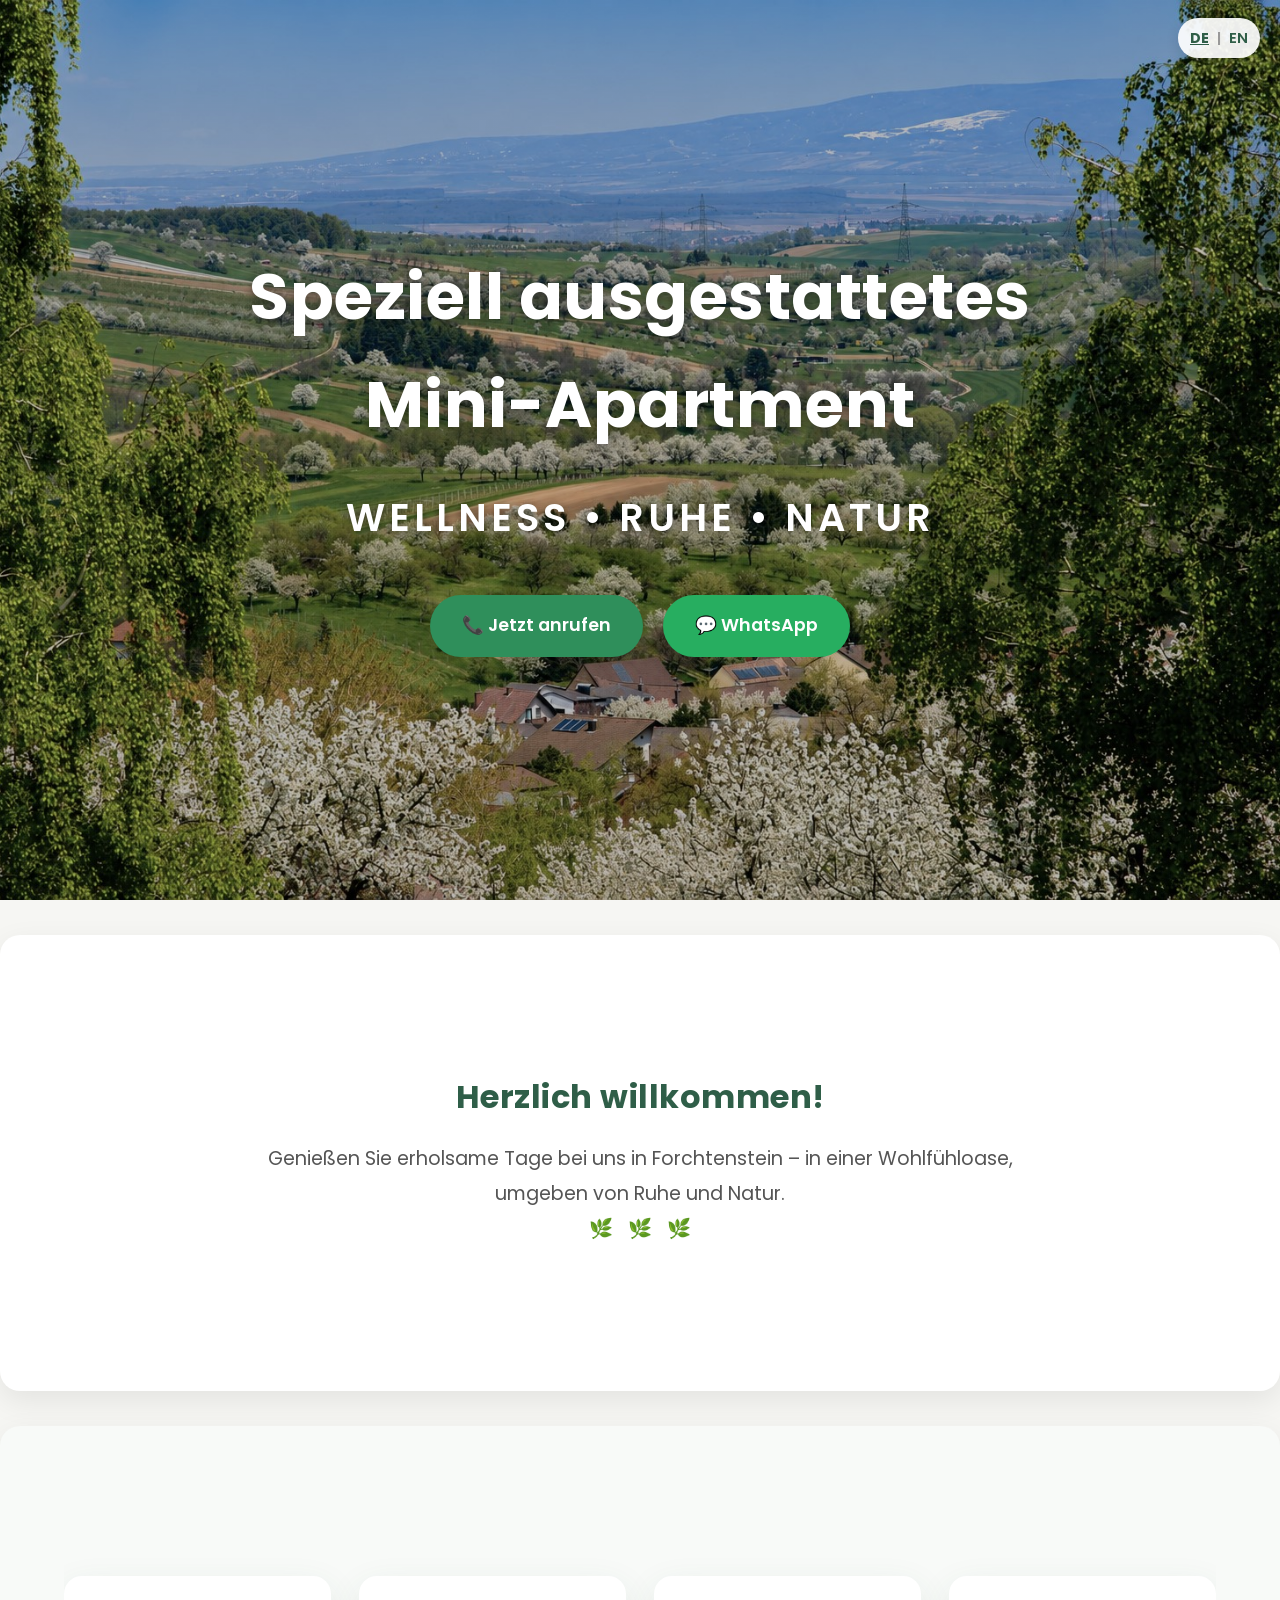
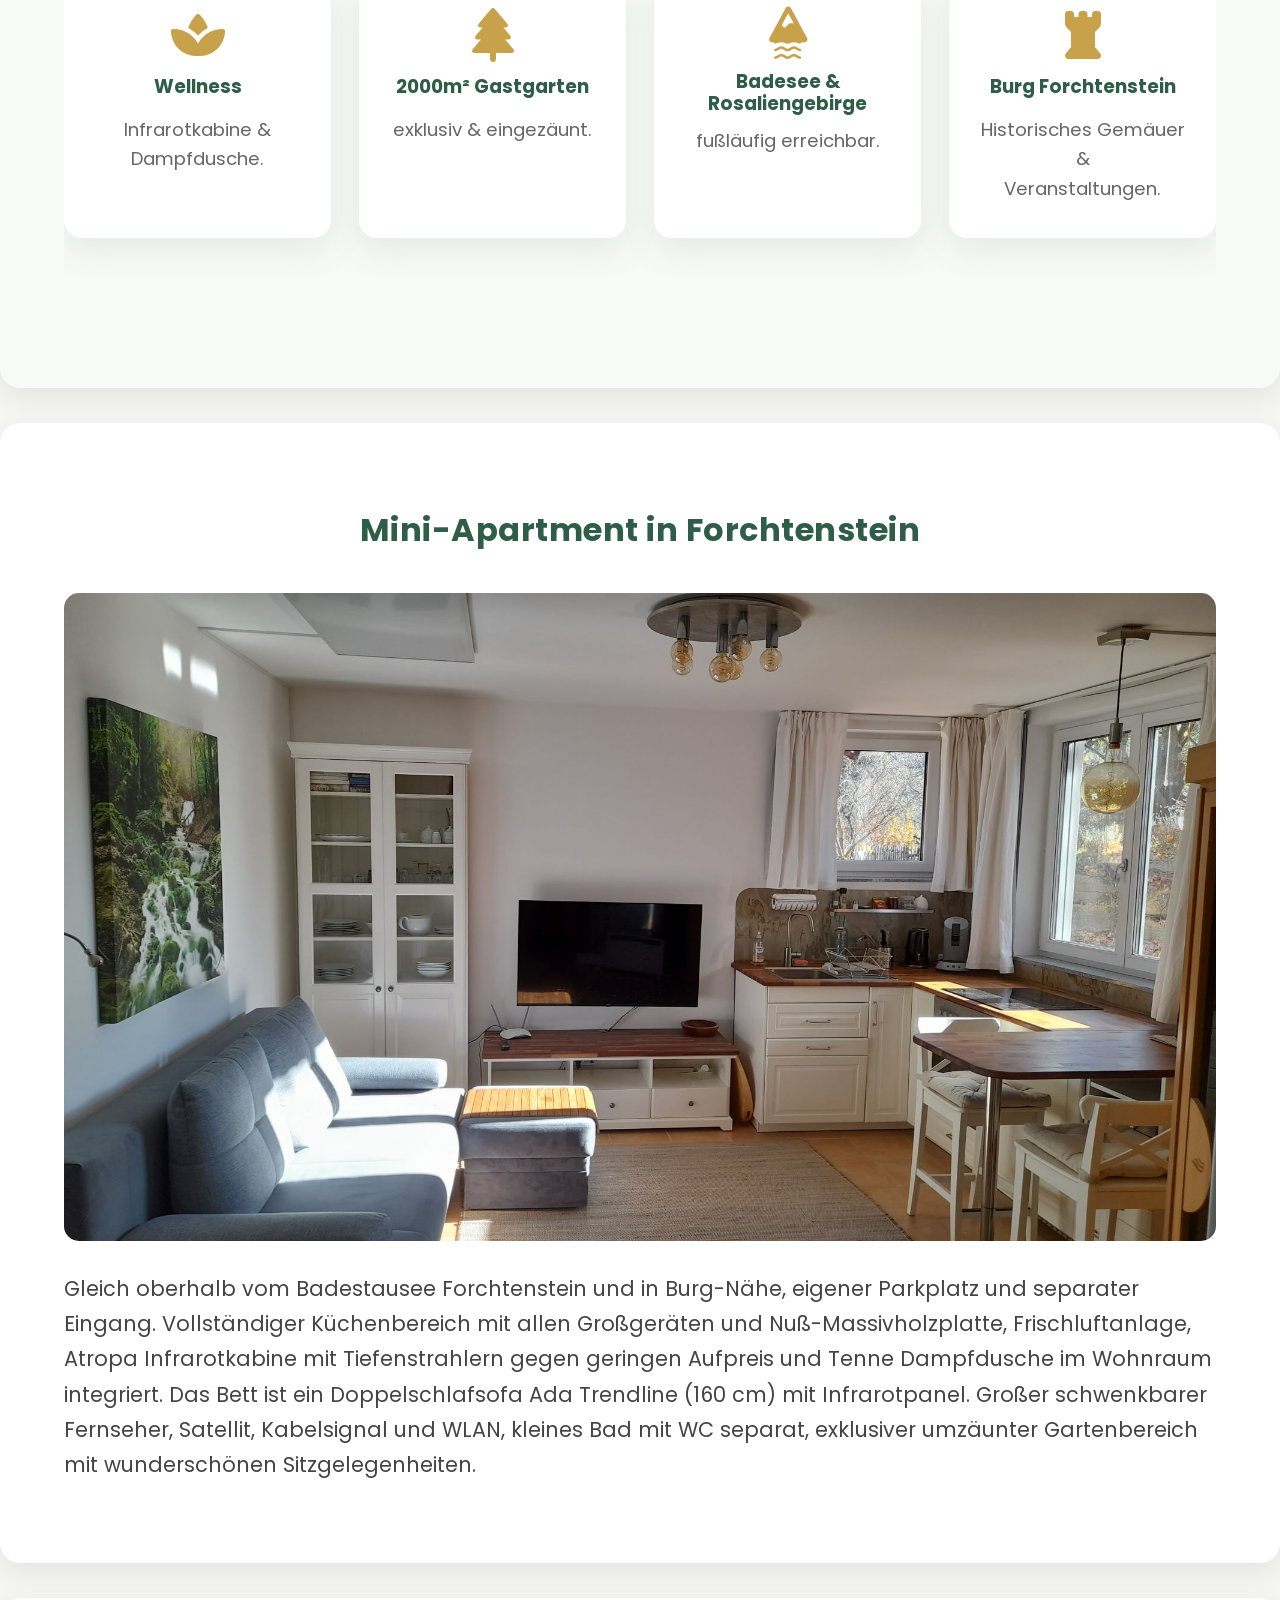
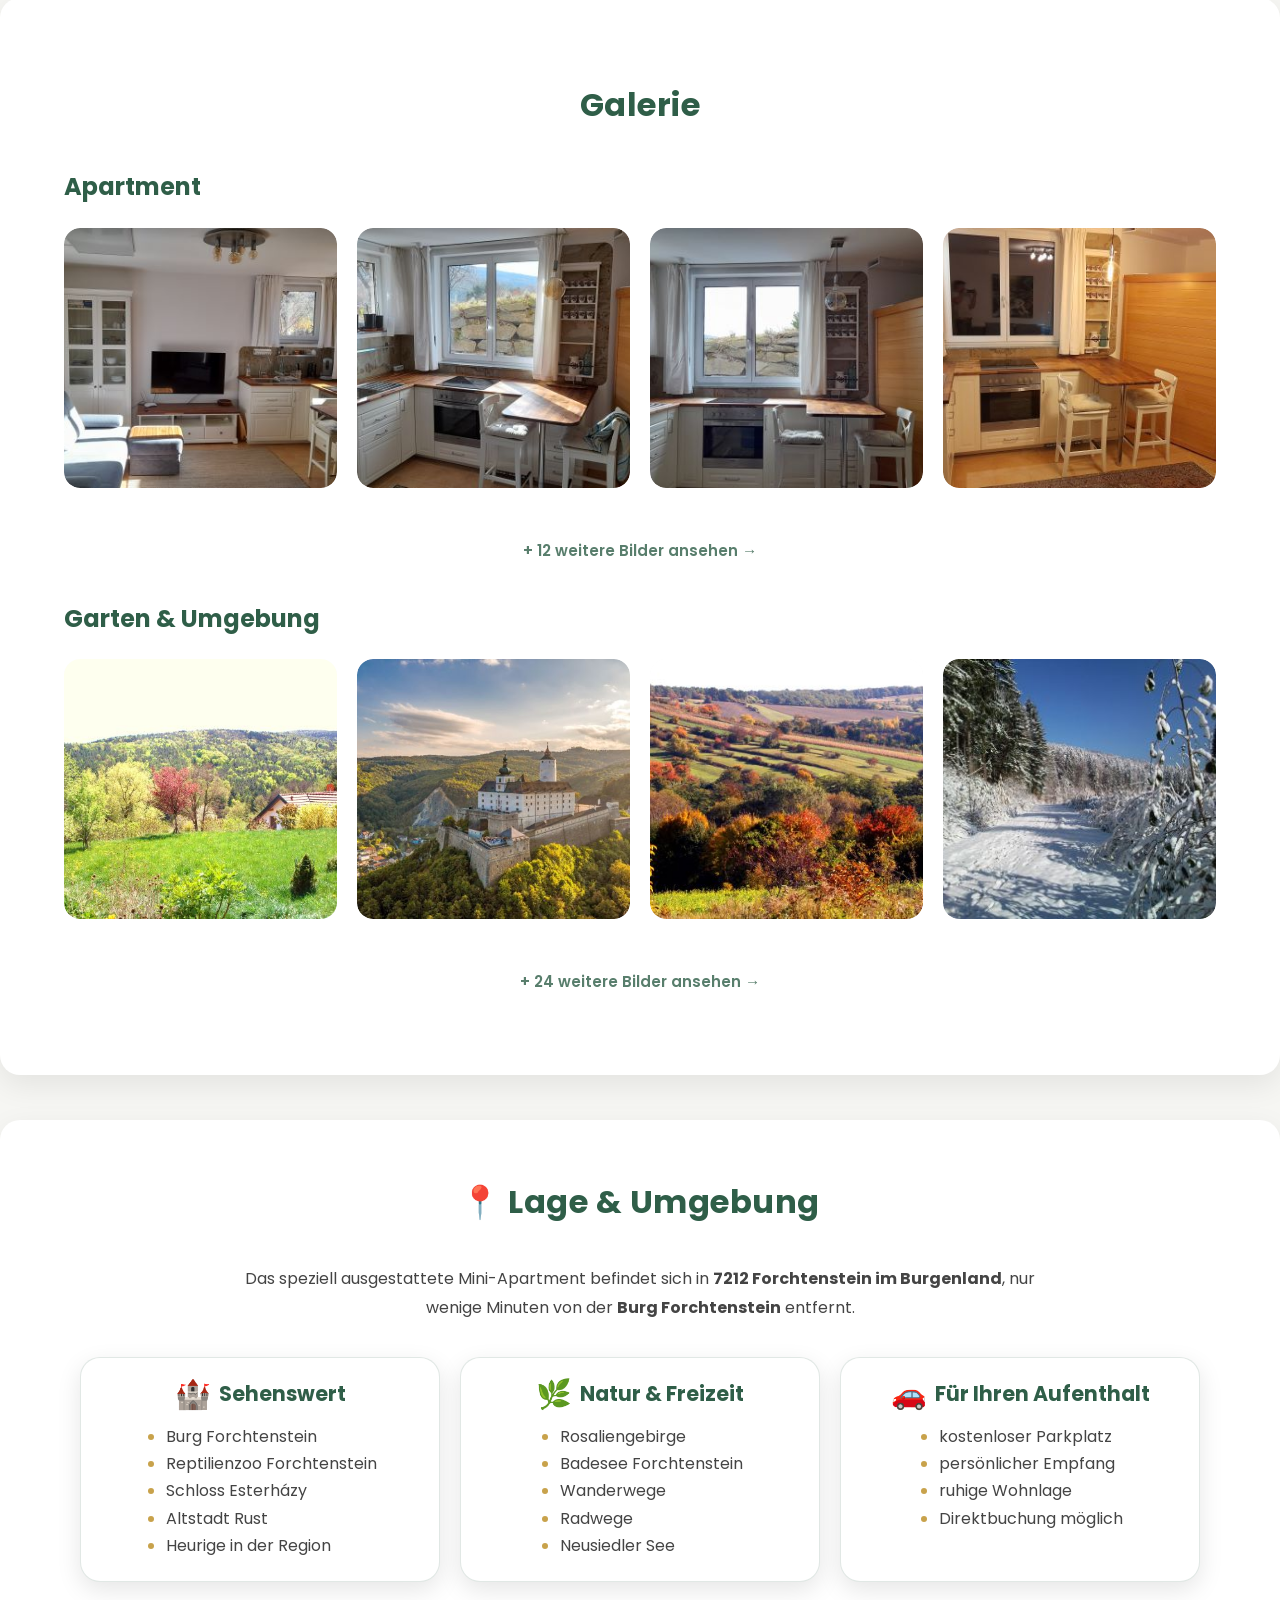
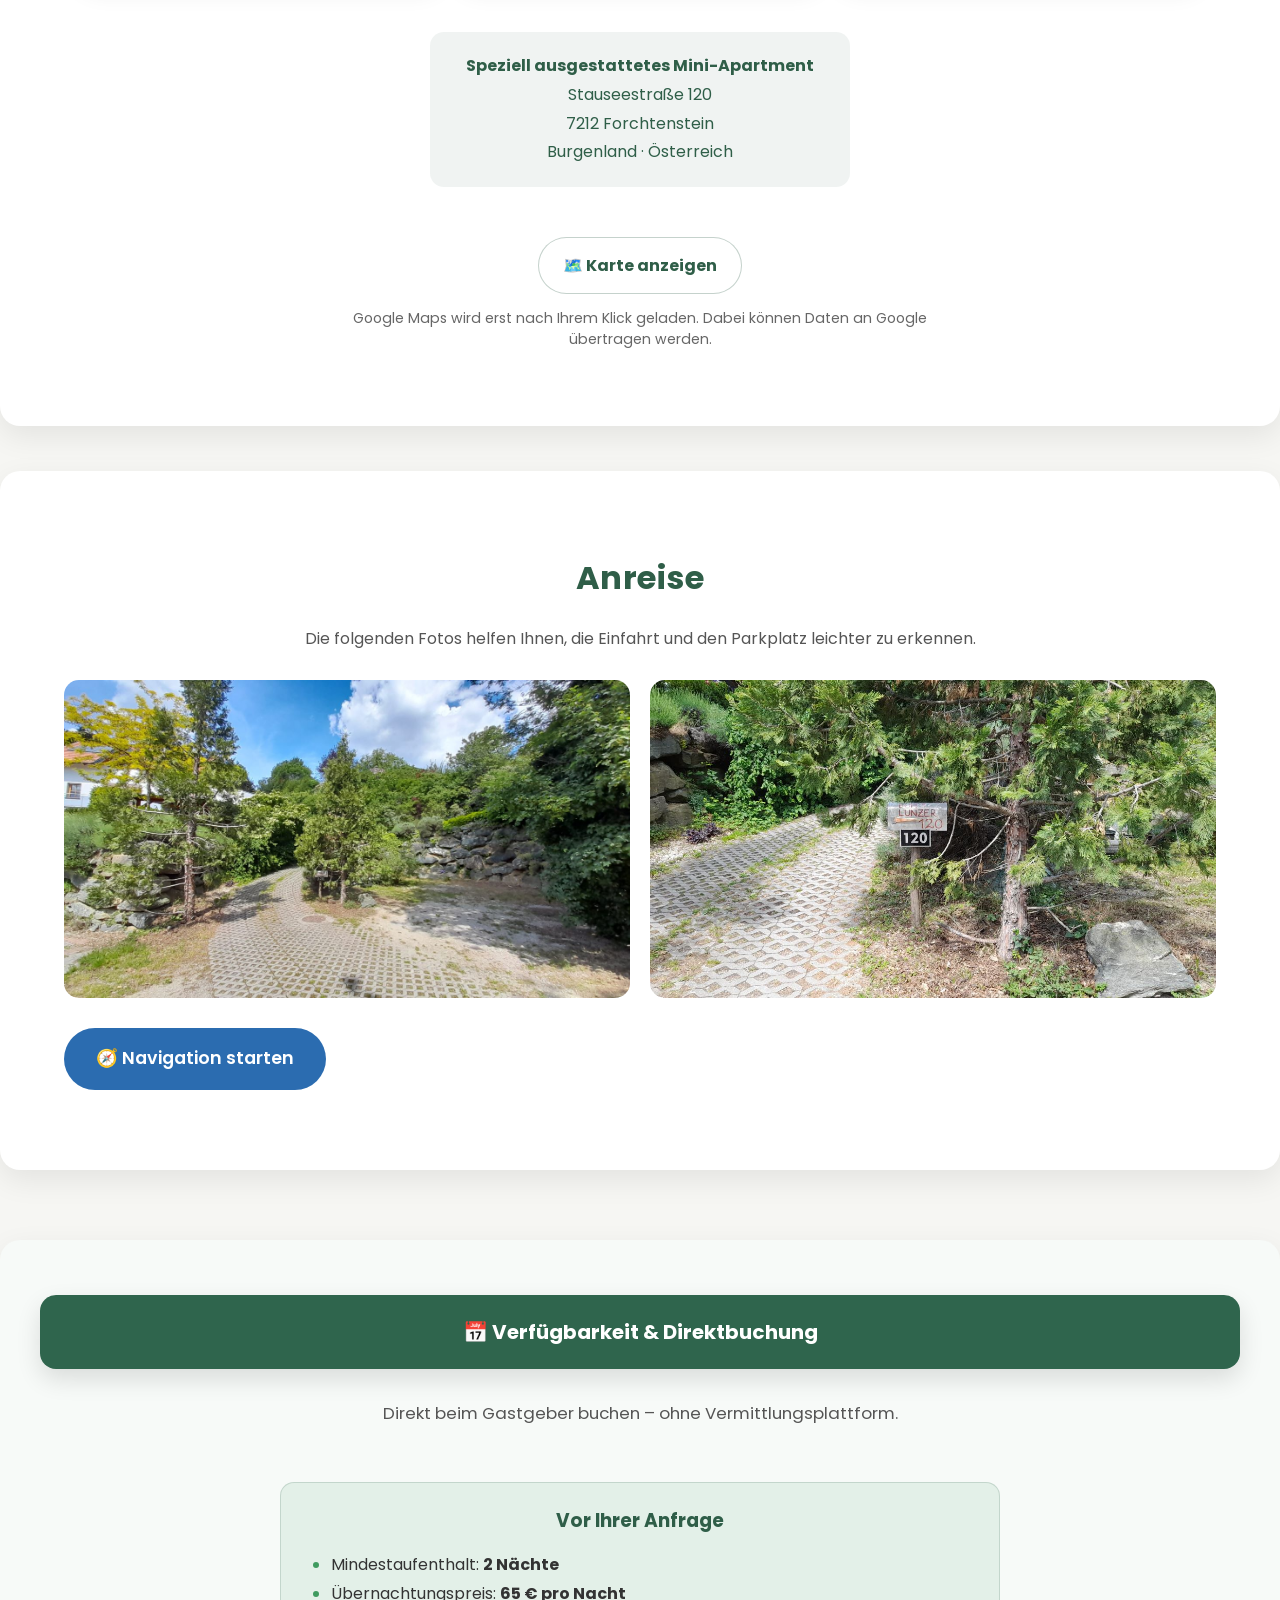
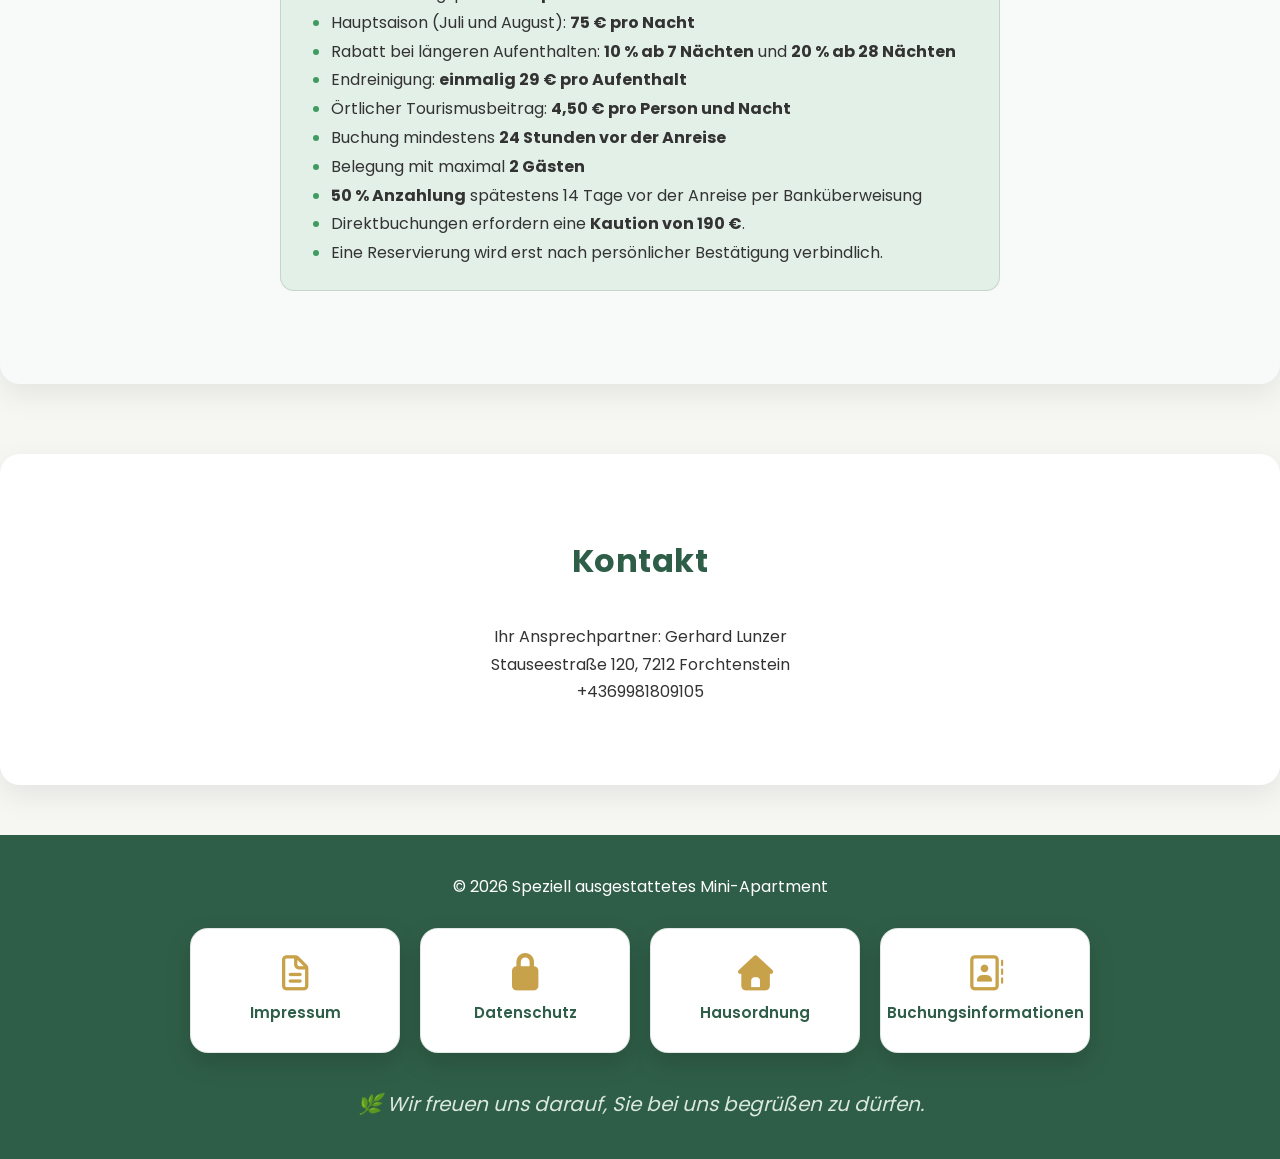
<file: index.html>
<!DOCTYPE html>
<html lang="de">
<head>
    <meta charset="UTF-8">
    <meta name="viewport" content="width=device-width, initial-scale=1.0">
    <meta name="google-site-verification" content="yqc-f6YUvMxnaO8xFfy51YlhvRvvJ4N-vw8yWpAxxQE" />
    <link rel="icon" type="image/png" href="favicon.png">

    <title>Mini-Apartment in Forchtenstein | Wellness, Garten & Natur</title>

    <meta property="og:title" content="Speziell ausgestattetes Mini-Apartment">

<meta property="og:description" content="Ruhiges Mini-Apartment in Forchtenstein mit Garten, WLAN und Infrarotkabine. Ideal für Erholung und Natur.">

<meta property="og:type" content="website">

<meta property="og:url" content="https://gerhardlunzer.github.io/Speziell-ausgestattetes-Mini-Apartment/">

<meta property="og:image" content="https://gerhardlunzer.github.io/Speziell-ausgestattetes-Mini-Apartment/images/a01-ferienwohnung-forchtenstein-wohnzimmer-kueche.jpg">

<meta property="og:image:alt" content="Heller Wohnbereich mit Küche im Mini-Apartment in Forchtenstein">

<meta property="og:locale" content="de_AT">

<meta name="twitter:card" content="summary_large_image">

<meta name="twitter:title" content="Speziell ausgestattetes Mini-Apartment">

<meta name="twitter:description" content="Ruhiges Mini-Apartment in Forchtenstein mit Garten, WLAN und Infrarotkabine.">

<meta name="twitter:image" content="https://gerhardlunzer.github.io/Speziell-ausgestattetes-Mini-Apartment/images/a01-ferienwohnung-forchtenstein-wohnzimmer-kueche.jpg">

<meta name="description" content="Ruhiges Mini-Apartment in Forchtenstein für 2 Gäste mit Infrarotkabine, Dampfdusche, großem eingezäunten Garten, Parkplatz und WLAN.">
    <link rel="canonical" href="https://gerhardlunzer.github.io/Speziell-ausgestattetes-Mini-Apartment/">    
   
   <link rel="canonical"
href="https://gerhardlunzer.github.io/Speziell-ausgestattetes-Mini-Apartment/">
   
    <link rel="alternate"
      hreflang="de-AT"
      href="https://gerhardlunzer.github.io/Speziell-ausgestattetes-Mini-Apartment/">

<link rel="alternate"
      hreflang="en"
      href="https://gerhardlunzer.github.io/Speziell-ausgestattetes-Mini-Apartment/index-en.html">

<link rel="alternate"
      hreflang="x-default"
      href="https://gerhardlunzer.github.io/Speziell-ausgestattetes-Mini-Apartment/">
<link rel="stylesheet" href="fontawesome/css/all.min.css">    
    <link rel="stylesheet" href="css/style.css">
<link rel="stylesheet" href="glightbox/css/glightbox.min.css">

<script type="application/ld+json">
{
  "@context": "https://schema.org",
  "@type": "LodgingBusiness",

  "name": "Speziell ausgestattetes Mini-Apartment",

  "url": "https://gerhardlunzer.github.io/Speziell-ausgestattetes-Mini-Apartment/",

  "image": "https://gerhardlunzer.github.io/Speziell-ausgestattetes-Mini-Apartment/images/a01-ferienwohnung-forchtenstein-wohnzimmer-kueche.jpg",

  "description": "Ruhiges speziell ausgestattetes Mini-Apartment in Forchtenstein für bis zu zwei Gäste. Mit Infrarotkabine, Dampfdusche, kostenlosem WLAN, kostenlosem Parkplatz sowie einem über 2.000 m² großen vollständig eingezäunten Garten zur exklusiven Nutzung durch Gäste und ihre Hunde. Der Badestausee Forchtenstein sowie die Wanderwege des Rosaliengebirges sind bequem zu Fuß erreichbar.",

  "telephone": "+4369981809105",

  "priceRange": "65–75 € pro Nacht",

  "address": {
    "@type": "PostalAddress",
    "streetAddress": "Stauseestraße 120",
    "postalCode": "7212",
    "addressLocality": "Forchtenstein",
    "addressCountry": "AT"
  },

  "petsAllowed": true,

  "containsPlace": {
    "@type": "Apartment",

    "occupancy": {
      "@type": "QuantitativeValue",
      "value": 2
    },

    "numberOfRooms": 1,

    "amenityFeature": [
      {
        "@type": "LocationFeatureSpecification",
        "name": "Kostenloses WLAN",
        "value": true
      },
      {
        "@type": "LocationFeatureSpecification",
        "name": "Kostenloser Parkplatz",
        "value": true
      },
      {
        "@type": "LocationFeatureSpecification",
        "name": "Infrarotkabine",
        "value": true
      },
      {
        "@type": "LocationFeatureSpecification",
        "name": "Dampfdusche",
        "value": true
      },
      {
        "@type": "LocationFeatureSpecification",
        "name": "Über 2.000 m² eingezäunter Privatgarten",
        "value": true
      }
    ]
  }
}
</script>

</head>
<body>

<div class="language-switch">
    <a href="index.html" class="active">DE</a>
    <span>|</span>
    <a href="index-en.html">EN</a>
</div>

<div class="bottom-bar">

    <a id="bottomPhone"
   href="#">
        <i class="fa-solid fa-phone"></i>
        <span>Anrufen</span>
    </a>

    <a id="bottomWhatsapp"
   href="#" target="_blank">
        <i class="fa-brands fa-whatsapp"></i>
        <span>WhatsApp</span>
    </a>

    <a id="mapsButton"
   href="#" target="_blank">
        <i class="fa-solid fa-location-dot"></i>
        <span>Navigation</span>
    </a>

</div>

<header class="hero">

    <div class="overlay">

        <h1 id="title"></h1>
        
        <p class="slogan">
            Wellness • Ruhe • Natur
        </p>

        <div class="buttons">

            <a id="phoneButton"
   class="button phone"
   href="#">
               📞 Jetzt anrufen
            </a>

            <a id="whatsappButton"
   class="button whatsapp"
   href="#"
               target="_blank">
               💬 WhatsApp
            </a>

        </div>

    </div>

</header>

<section class="welcome fade">

    <div class="container">

        <h2>Herzlich willkommen!</h2>

        <p>
            Genießen Sie erholsame Tage bei uns in Forchtenstein – in einer Wohlfühloase, umgeben von Ruhe und Natur.
        </p>

        <div class="welcome-divider">

🌿 &nbsp; 🌿 &nbsp; 🌿

</div>

    </div>

</section>

  <section class="highlights fade">

    <div class="container">

        <div class="highlight-card">
            <i class="fa-solid fa-spa"></i>
            <h3>Wellness</h3>
            <p>Infrarotkabine & Dampfdusche.</p>
        </div>

<div class="highlight-card">
    <i class="fa-solid fa-tree"></i>
    <h3>2000m² Gastgarten</h3>
    <p>exklusiv &amp; eingezäunt.</p>
</div>

<div class="highlight-card">

    <div class="landschaft-icon">
        <i class="fa-solid fa-mountain bg-hills"></i>
        <i class="fa-solid fa-water fg-lake"></i>
    </div>

    <h3>Badesee &amp;<br>Rosaliengebirge</h3>
    <p>fußläufig erreichbar.</p>

</div>

<div class="highlight-card">
    <i class="fa-solid fa-chess-rook"></i>
    <h3>Burg Forchtenstein</h3>
    <p>Historisches Gemäuer &amp;<br>Veranstaltungen.</p>
</div>

        

    </div>

</section>

<main>

<section class="wohnen fade">

    <div class="container">

        <h2>Mini-Apartment in Forchtenstein</h2>

        <img src="images/wohnen.jpg"
             alt="Apartment">

        <p>

Gleich oberhalb vom Badestausee Forchtenstein und in Burg-Nähe,
eigener Parkplatz und separater Eingang.
Vollständiger Küchenbereich mit allen Großgeräten und Nuß-Massivholzplatte,
Frischluftanlage,
Atropa Infrarotkabine mit Tiefenstrahlern gegen geringen Aufpreis und Tenne Dampfdusche im Wohnraum integriert.
Das Bett ist ein Doppelschlafsofa Ada Trendline (160 cm) mit Infrarotpanel. Großer schwenkbarer Fernseher,
Satellit,
Kabelsignal und WLAN,
kleines Bad mit WC separat,
exklusiver umzäunter Gartenbereich mit wunderschönen Sitzgelegenheiten.

        </p>

    </div>

</section>

<section class="galerie fade">

    <div class="container">

        <h2>Galerie</h2>

        <h3>Apartment</h3>

        <div id="apartmentGallery" class="gallery-grid"></div>

<p class="gallery-more">
    + 12 weitere Bilder ansehen →
</p>

        <h3>Garten & Umgebung</h3>

        <div id="outsideGallery" class="gallery-grid"></div>

        <p class="gallery-more">
    + 24 weitere Bilder ansehen →
</p>

    </div>

</section>

<section class="location-section">

    <h2>📍 Lage & Umgebung</h2>

    <p class="location-intro">
        Das speziell ausgestattete Mini-Apartment befindet sich in
        <strong>7212 Forchtenstein im Burgenland</strong>,
        nur wenige Minuten von der
        <strong>Burg Forchtenstein</strong> entfernt.
    </p>

    <div class="location-grid">

        <div class="location-card">

            <h3> 
                <span class="card-icon">🏰</span>
                <span class="card-title">Sehenswert</span>
                </h3>

            <ul>
                <li>Burg Forchtenstein</li>
                <li>Reptilienzoo Forchtenstein</li>
                <li>Schloss Esterházy</li>
                <li>Altstadt Rust</li>
                <li>Heurige in der Region</li>
            </ul>

        </div>

        <div class="location-card">

            <h3>
                <span class="card-icon">🌿</span>
                <span class="card-title">Natur & Freizeit</span>
                </h3>

            <ul>
                <li>Rosaliengebirge</li>
                <li>Badesee Forchtenstein</li>
                <li>Wanderwege</li>
                <li>Radwege</li>
                <li>Neusiedler See</li>
            </ul>

        </div>

        <div class="location-card">

            <h3>
                <span class="card-icon">🚗</span>
                <span class="card-title">Für Ihren Aufenthalt</span>
                </h3>

            <ul>
                <li>kostenloser Parkplatz</li>
                <li>persönlicher Empfang</li>
                <li>ruhige Wohnlage</li>
                <li>Direktbuchung möglich</li>
            </ul>

        </div>

    </div>

        <div class="location-address">

        <strong>Speziell ausgestattetes Mini-Apartment</strong><br>

        Stauseestraße 120<br>

        7212 Forchtenstein<br>

        Burgenland · Österreich

    </div>

<div class="map-section">

    <button
        type="button"
        id="showMapButton"
        class="map-toggle-button"
        aria-controls="googleMapContainer"
        aria-expanded="false"
    >
        🗺️ Karte anzeigen
    </button>

    <p class="map-privacy-note">
        Google Maps wird erst nach Ihrem Klick geladen.
        Dabei können Daten an Google übertragen werden.
    </p>

    <div
        id="googleMapContainer"
        class="google-map-container"
        hidden
    >

        <iframe
            id="googleMapFrame"
            title="Google Maps – Lage des Mini-Apartments in Forchtenstein"
            data-src="https://www.google.com/maps/embed?pb=!1m18!1m12!1m3!1d2684.7871043573946!2d16.350645876657236!3d47.70797067119919!2m3!1f0!2f0!3f0!3m2!1i1024!2i768!4f13.1!3m3!1m2!1s0x476c3208ec4cd83d%3A0x62d7e4065697e61f!2sStauseestra%C3%9Fe%20120%2C%207212%20Forchtenstein!5e0!3m2!1sde!2sat!4v1785612401849!5m2!1sde!2sat"
            loading="lazy"
            referrerpolicy="no-referrer-when-downgrade"
            allowfullscreen
        ></iframe>

    </div>

</div>
    
</section>

<section class="anreise fade">

    <div class="container">

        <h2>Anreise</h2>

        <p class="arrival-intro">
        Die folgenden Fotos helfen Ihnen, die Einfahrt und den Parkplatz
        leichter zu erkennen.
</p>

        <div class="anreise-bilder">

            <img src="images/anreise1.jpeg"
                 alt="Anreise">

            <img src="images/anreise2.jpeg"
                 alt="Anreise">

        </div>

        <a id="navigationButton"
   class="button navigation"
   href="#"
   target="_blank">

   🧭 Navigation starten

</a>

    </div>

</section>



<section id="verfuegbarkeit" class="home-booking-section">

    <button
        type="button"
        id="bookingToggleButton"
        class="booking-toggle-button"
        aria-controls="bookingDetails"
        aria-expanded="false"
    >
        📅 Verfügbarkeit & Direktbuchung
    </button>

    <p class="direct-booking-slogan">
        Direkt beim Gastgeber buchen – ohne Vermittlungsplattform.
    </p>

    <div class="booking-rules">

    <h3>Vor Ihrer Anfrage</h3>

    <ul>
        <li>
            Mindestaufenthalt:
            <strong>2 Nächte</strong>
        </li>

        <li>
            Übernachtungspreis:
            <strong>65 € pro Nacht</strong>
        </li>

        <li>
            Hauptsaison (Juli und August):
            <strong>75 € pro Nacht</strong>
        </li>

        <li>
            Rabatt bei längeren Aufenthalten:
            <strong>10 % ab 7 Nächten</strong> und
            <strong>20 % ab 28 Nächten</strong>
        </li>

        <li>
            Endreinigung:
            <strong>einmalig 29 € pro Aufenthalt</strong>
        </li>

        <li>
            Örtlicher Tourismusbeitrag:
            <strong>4,50 € pro Person und Nacht</strong>
        </li>

        <li>
            Buchung mindestens
            <strong>24 Stunden vor der Anreise</strong>
        </li>

        <li>
            Belegung mit maximal
            <strong>2 Gästen</strong>
        </li>

        <li>
            <strong>50 % Anzahlung</strong>
            spätestens 14 Tage vor der Anreise per Banküberweisung
        </li>

        
        <li>
            Direktbuchungen erfordern eine
            <strong>Kaution von 190 €</strong>.
        </li>
<li>
            Eine Reservierung wird erst nach persönlicher
            Bestätigung verbindlich.
        </li>
    </ul>

</div>

    <div
        id="bookingDetails"
        class="booking-details"
        hidden
    >

        <section class="availability-section">

            <h2>Verfügbarkeit prüfen</h2>

            <p class="availability-intro">
                Prüfen Sie hier, ob Ihr gewünschter Aufenthaltszeitraum
                voraussichtlich noch verfügbar ist.
            </p>

            <p class="minimum-stay">
                Mindestaufenthalt:
                <strong>2 Nächte</strong>
            </p>

            <div class="availability-legend">

                <span>
                    <span class="availability-dot available"></span>
                    Frei
                </span>

                <span>
                    <span class="availability-dot occupied"></span>
                    Bereits belegt
                </span>

            </div>

            <div id="booking-calendar">

                <p class="calendar-loading">
                    Der Verfügbarkeitskalender wird vorbereitet …
                </p>

            </div>

            <p class="availability-note">
                Die Verfügbarkeit wird regelmäßig mit den
                Buchungskalendern abgeglichen.
                Eine Reservierung wird erst nach persönlicher
                Bestätigung verbindlich.
            </p>

        </section>

        <section class="direct-request-section">

            <h2>Direktbuchung anfragen</h2>

            <p class="direct-request-intro">
                Wählen Sie Ihren gewünschten Zeitraum aus.
                Wir prüfen Ihre Angaben automatisch und bereiten
                anschließend eine WhatsApp-Anfrage vor.
            </p>

            <form id="directBookingForm">

                <div class="booking-form-grid">

                    <label>
                        Anreise
                        <input
                            type="date"
                            id="arrivalDate"
                            name="arrival"
                            required
                        >
                    </label>

                    <label>
                        Abreise
                        <input
                            type="date"
                            id="departureDate"
                            name="departure"
                            required
                        >
                    </label>

                    <label>
                        Gäste
                        <select
                            id="guestCount"
                            name="guests"
                            required
                        >
                            <option value="">Bitte auswählen</option>
                            <option value="1">1 Gast</option>
                            <option value="2">2 Gäste</option>
                        </select>
                    </label>

                    <label>
                        Hunde
                        <select
                            id="dogCount"
                            name="dogs"
                        >
                            <option value="0">Keine Hunde</option>
                            <option value="1">1 Hund</option>
                            <option value="2">2 Hunde</option>
                        </select>
                    </label>

                </div>

                <label class="booking-form-full">
                    Ihr Name
                    <input
                        type="text"
                        id="guestName"
                        name="name"
                        autocomplete="name"
                        maxlength="80"
                        required
                    >
                </label>

                <label class="booking-form-full">
                    Nachricht oder besondere Wünsche
                    <textarea
                        id="bookingMessage"
                        name="message"
                        rows="4"
                        maxlength="800"
                        placeholder="Zum Beispiel Fragen zum Aufenthalt oder zu Ihren Hunden …"
                    ></textarea>
                </label>

                <div class="booking-consent">
                    <label class="booking-consent-label">
                        <input
                            type="checkbox"
                            id="bookingTermsAccepted"
                            name="termsAccepted"
                            required
                        >
                        <span>
                            Ich habe die
                            <a href="hausordnung.html" target="_blank" rel="noopener">Hausordnung</a>
                            und die
                            <a href="buchung.html" target="_blank" rel="noopener">Buchungsinformationen</a>
                            gelesen und akzeptiere sie. Insbesondere bestätige ich, dass
                            <strong>Rauchen, E-Zigaretten und Vaporizer im Apartment nicht gestattet sind</strong>
                            und dass bei Direktbuchungen eine
                            <strong>Kaution von 190 €</strong> zu leisten ist.
                        </span>
                    </label>
                </div>
                <div
                    id="bookingFormMessage"
                    class="booking-form-message"
                    role="status"
                    aria-live="polite"
                ></div>

                <button
                    type="submit"
                    class="button whatsapp direct-request-button"
                >
                    <i class="fa-brands fa-whatsapp"></i>
                    Direktanfrage vorbereiten
                </button>

                <p class="direct-request-note">
                    Die Anfrage ist unverbindlich. Eine Reservierung wird
                    erst nach unserer persönlichen Bestätigung und der
                    vereinbarten Vorauszahlung verbindlich.
                </p>

            </form>

        </section>

    </div>

</section>

<section class="kontakt fade">

    <div class="container">

        <h2>Kontakt</h2>

<p id="nameText"></p>

        <p id="addressText"></p>

<p id="phoneText"></p>

    </div>

</section>

</main>

<footer>

<p>

© 2026 Speziell ausgestattetes Mini-Apartment

</p>

<div class="footer-links">

<a href="impressum.html">

<i class="fa-regular fa-file-lines"></i>

<span>Impressum</span>

</a>

<a href="datenschutz.html">

<i class="fa-solid fa-lock"></i>

<span>Datenschutz</span>

</a>

<a href="hausordnung.html">

<i class="fa-solid fa-house"></i>

<span>Hausordnung</span>

</a>

<a href="buchung.html">

<i class="fa-regular fa-address-book"></i>

<span>Buchungsinformationen</span>

</a>

</div>

<p class="footer-message">

     🌿 <span>Wir freuen uns darauf, Sie bei uns begrüßen zu dürfen.</span>

    </p>

</footer>

<script src="glightbox/js/glightbox.min.js"></script>
<script src="js/script.js"></script>

<script src="js/google-map.js"></script>

<script src="js/booking-calendar.js"></script>

<script src="js/direct-booking.js"></script>

<script src="js/booking-toggle.js"></script>

</body>
</html>
</file>
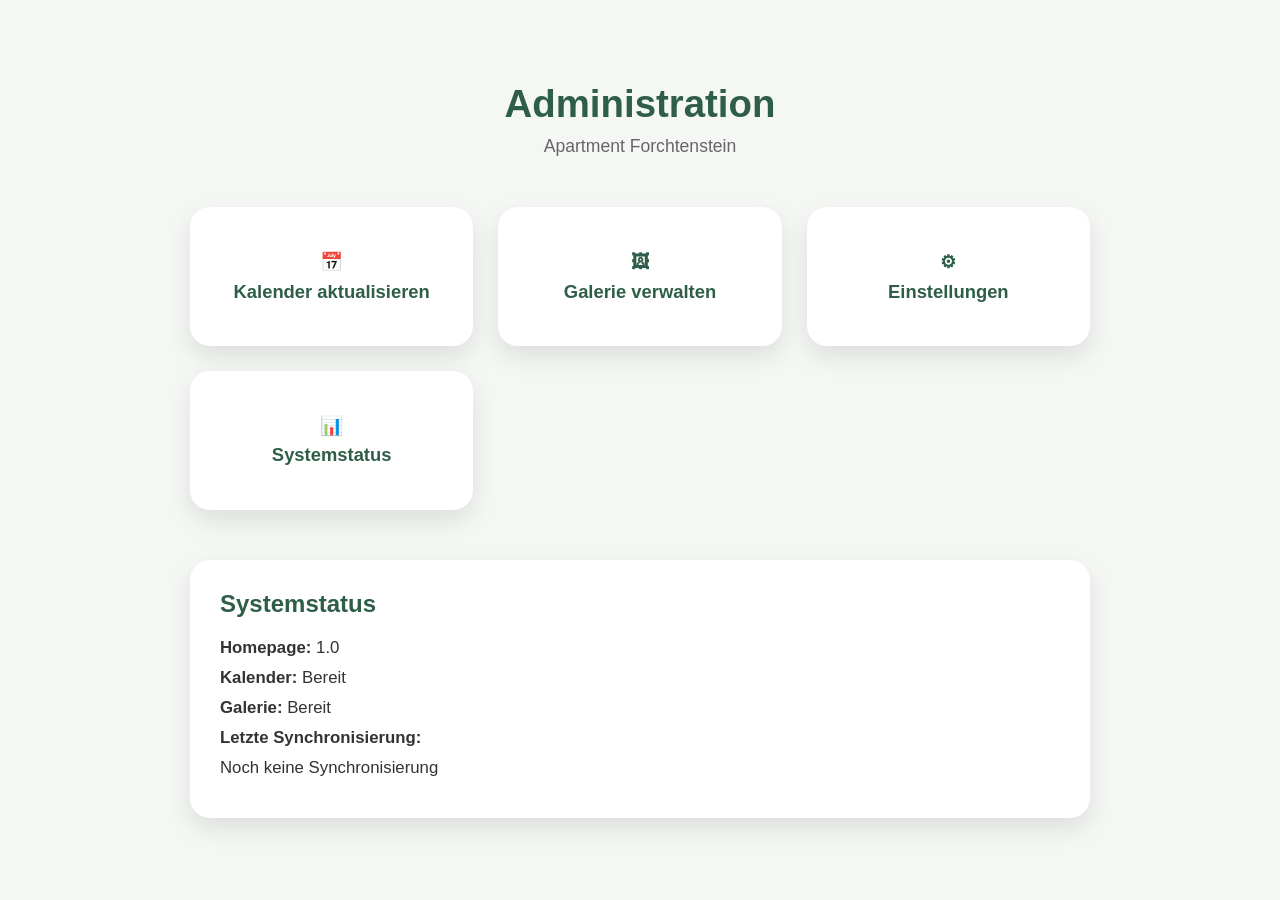
<file: admin/index.html>
<!DOCTYPE html>
<html lang="de">

<head>

    <meta charset="UTF-8">

    <meta name="viewport" content="width=device-width, initial-scale=1.0">

    <title>Administration</title>

    <link rel="stylesheet" href="style.css">

</head>

<body>

<div class="container">

    <h1>Administration</h1>

    <p class="subtitle">

        Apartment Forchtenstein

    </p>

    <div class="cards">

        <button id="calendar">

            📅<br>
            Kalender aktualisieren

        </button>

        <button id="gallery">

            🖼<br>
            Galerie verwalten

        </button>

        <button id="settings">

            ⚙<br>
            Einstellungen

        </button>

        <button id="status">

            📊<br>
            Systemstatus

        </button>

    </div>

    <div class="status-box">

    <h2>Systemstatus</h2>

    <p><strong>Homepage:</strong> <span id="statusVersion"></span></p>

    <p><strong>Kalender:</strong> <span id="statusCalendar"></span></p>

    <p><strong>Galerie:</strong> <span id="statusGallery"></span></p>

    <p><strong>Letzte Synchronisierung:</strong></p>

    <p id="statusSync">noch keine</p>

</div>

</div>

<script src="script.js"></script>

</body>

</html>
</file>
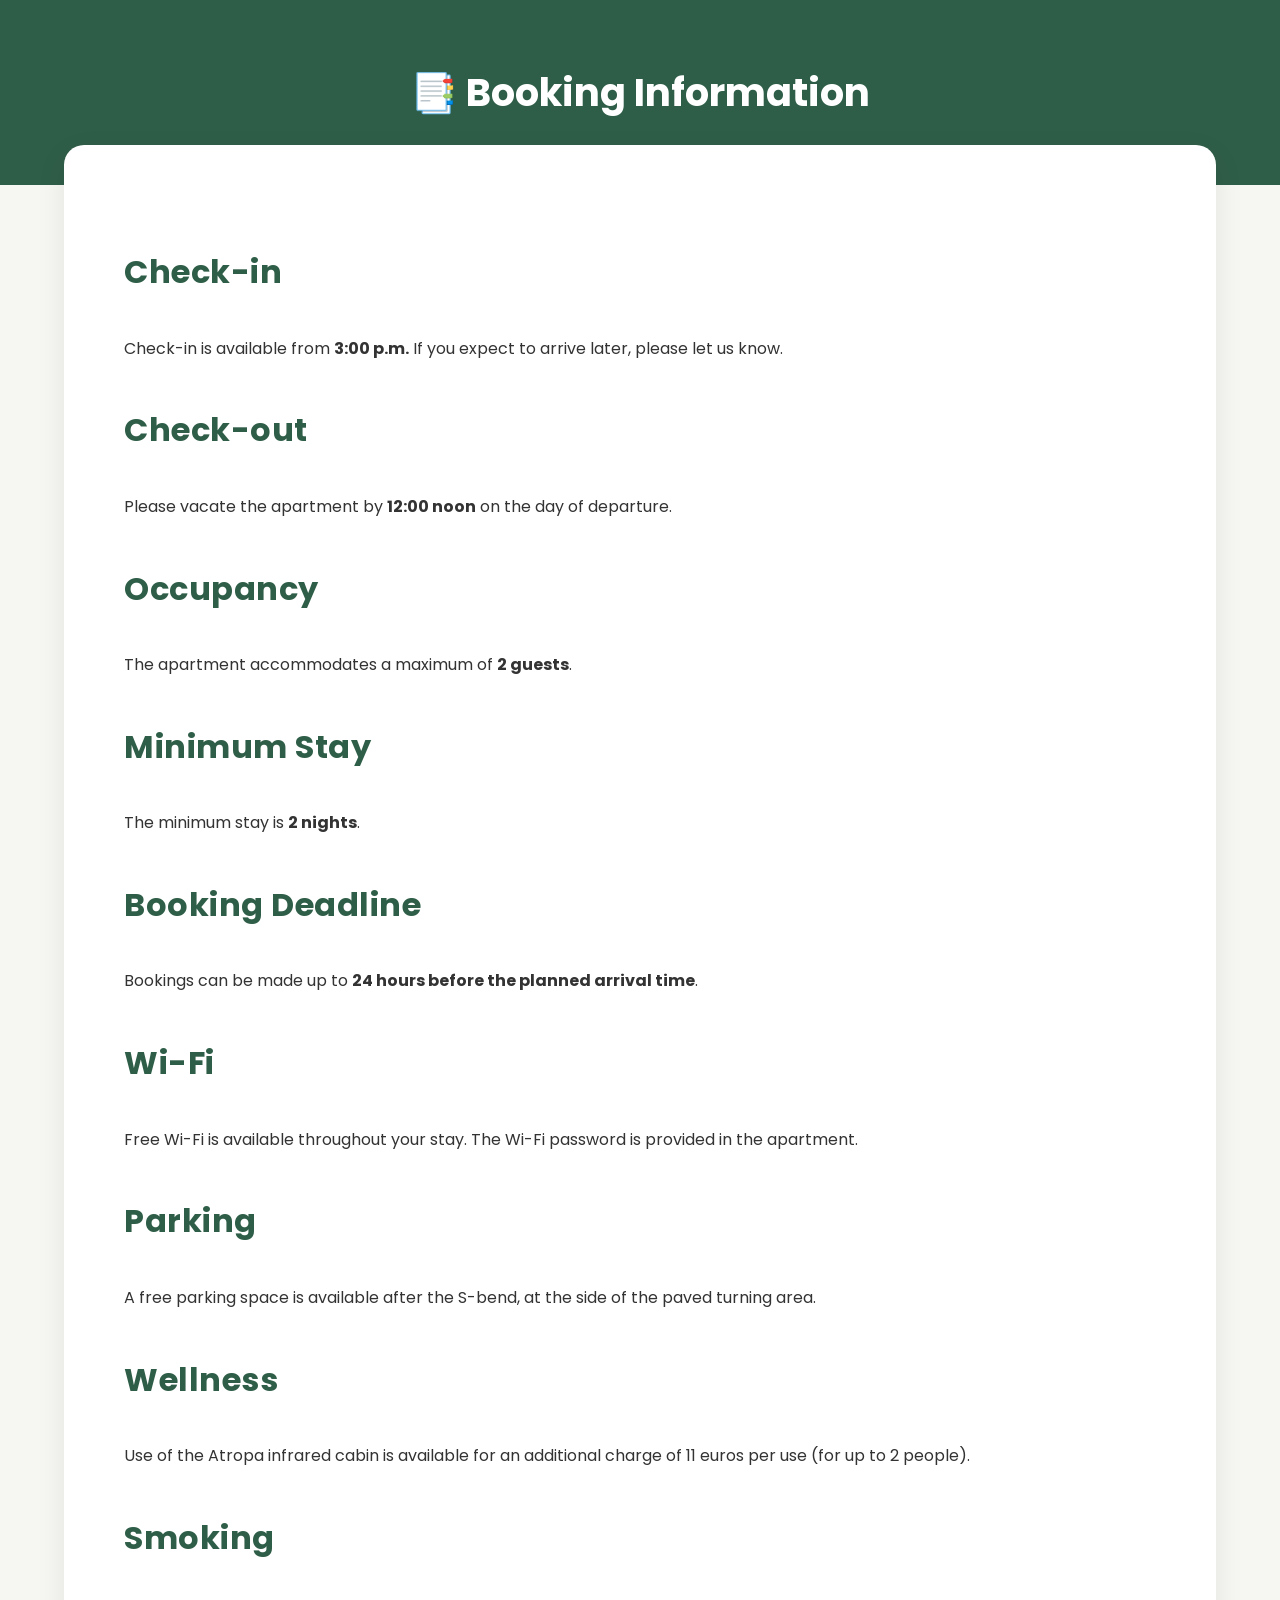
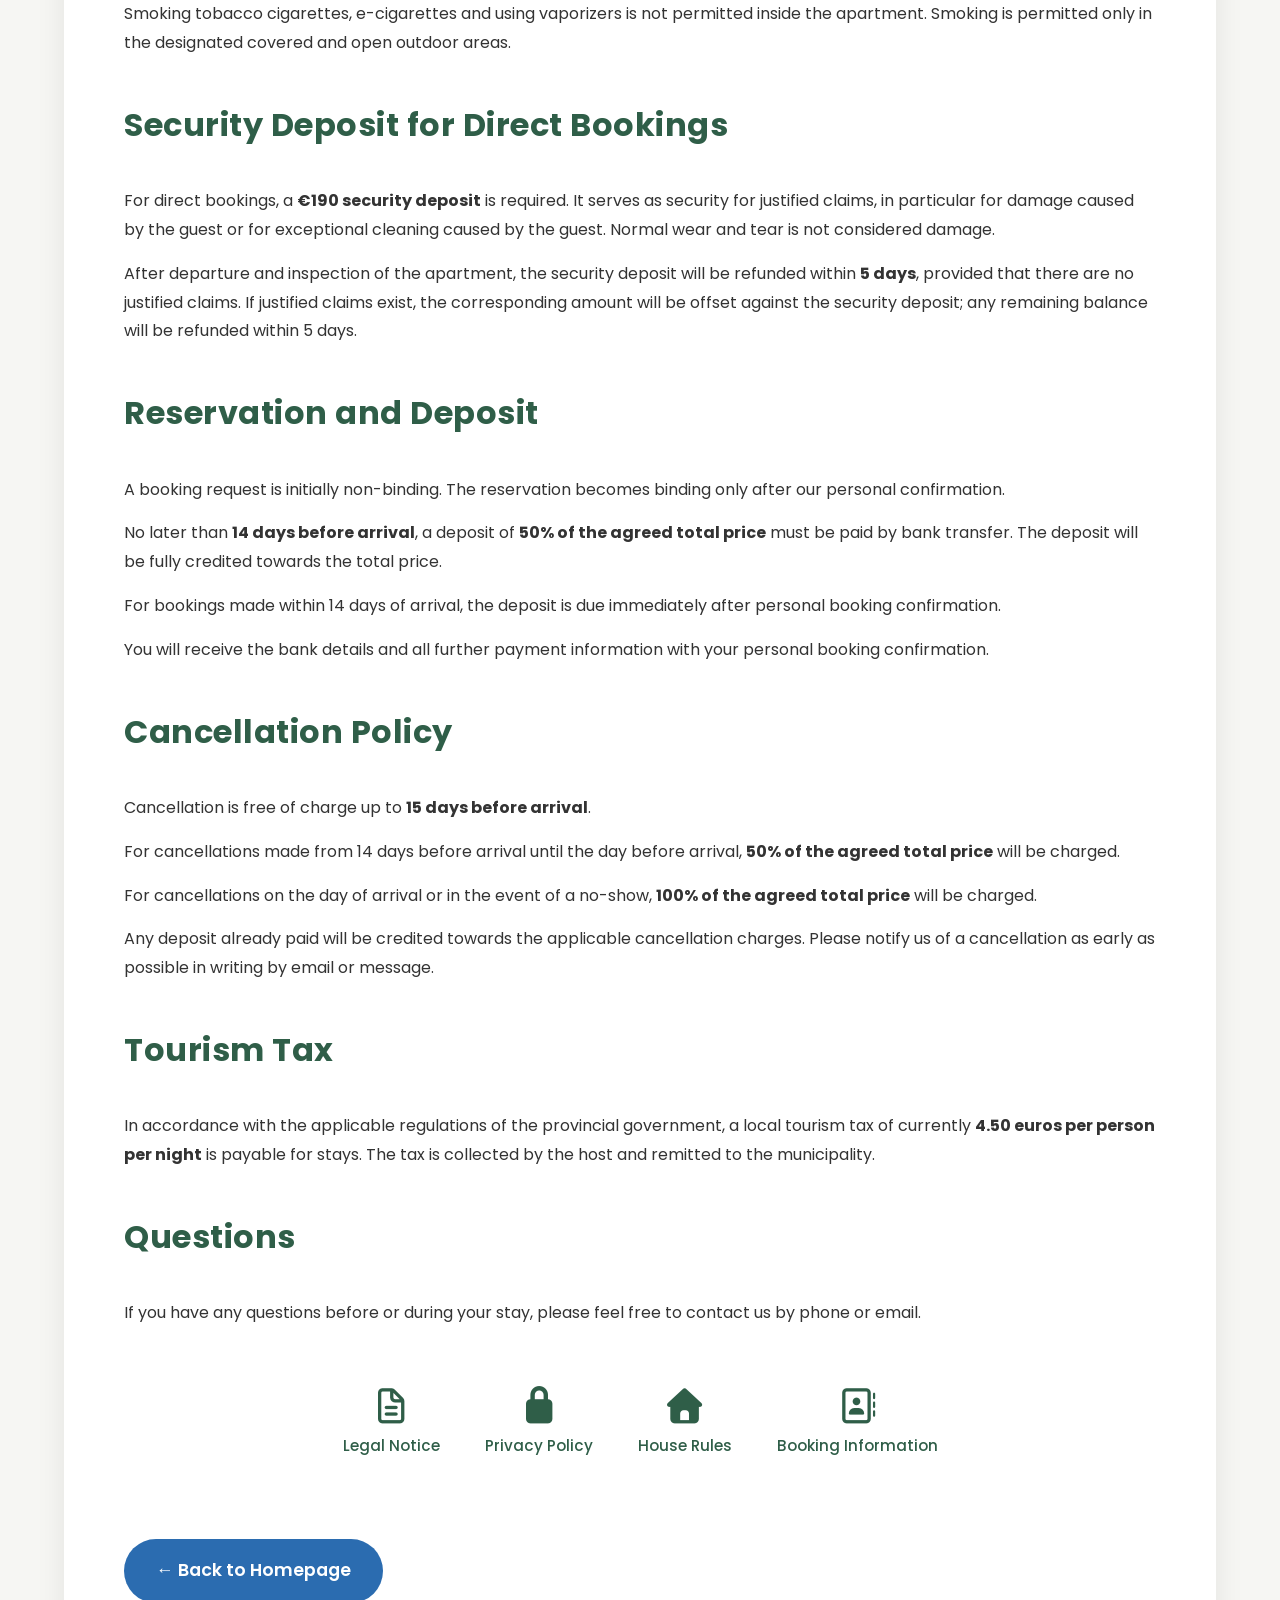
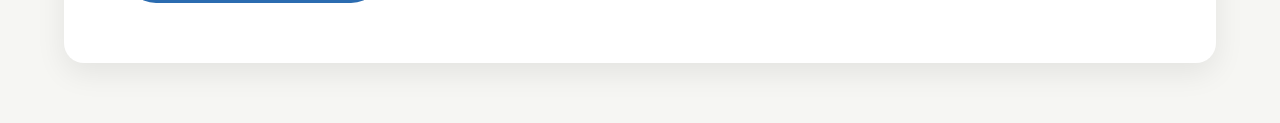
<file: buchung-en.html>
<!DOCTYPE html>
<html lang="en">

<head>

<meta charset="UTF-8">
<meta name="viewport" content="width=device-width, initial-scale=1.0">

<link rel="icon" type="image/png" href="favicon.png">

<title>Booking Information | Specially Equipped Mini Apartment</title>

<link rel="canonical"
href="https://gerhardlunzer.github.io/Speziell-ausgestattetes-Mini-Apartment/buchung-en.html">

<link rel="alternate"
hreflang="de-AT"
href="https://gerhardlunzer.github.io/Speziell-ausgestattetes-Mini-Apartment/buchung.html">

<link rel="alternate"
hreflang="en"
href="https://gerhardlunzer.github.io/Speziell-ausgestattetes-Mini-Apartment/buchung-en.html">

<link rel="alternate"
hreflang="x-default"
href="https://gerhardlunzer.github.io/Speziell-ausgestattetes-Mini-Apartment/buchung.html">

<link rel="stylesheet" href="fontawesome/css/all.min.css">
<link rel="stylesheet" href="css/style.css">

</head>

<body>

<header class="page-header">

<h1>📑 Booking Information</h1>

</header>

<main class="container info-page">

<h2>Check-in</h2>

<p>
Check-in is available from <strong>3:00 p.m.</strong>
If you expect to arrive later, please let us know.
</p>

<h2>Check-out</h2>

<p>
Please vacate the apartment by
<strong>12:00 noon</strong> on the day of departure.
</p>

<h2>Occupancy</h2>

<p>
The apartment accommodates a maximum of
<strong>2 guests</strong>.
</p>

<h2>Minimum Stay</h2>

<p>
The minimum stay is
<strong>2 nights</strong>.
</p>

<h2>Booking Deadline</h2>

<p>
Bookings can be made up to
<strong>24 hours before the planned arrival time</strong>.
</p>

<h2>Wi-Fi</h2>

<p>
Free Wi-Fi is available throughout your stay.
The Wi-Fi password is provided in the apartment.
</p>

<h2>Parking</h2>

<p>
A free parking space is available after the S-bend,
at the side of the paved turning area.
</p>

<h2>Wellness</h2>

<p>
Use of the Atropa infrared cabin is available for an
additional charge of 11 euros per use (for up to 2 people).
</p>

<h2>Smoking</h2>

<p>
Smoking tobacco cigarettes, e-cigarettes and using vaporizers is not permitted inside the apartment.
Smoking is permitted only in the designated covered and open outdoor areas.
</p>

<h2>Security Deposit for Direct Bookings</h2>

<p>
For direct bookings, a <strong>€190 security deposit</strong> is required.
It serves as security for justified claims, in particular for damage caused by the guest
or for exceptional cleaning caused by the guest. Normal wear and tear is not considered damage.
</p>

<p>
After departure and inspection of the apartment, the security deposit will be refunded within
<strong>5 days</strong>, provided that there are no justified claims. If justified claims exist,
the corresponding amount will be offset against the security deposit; any remaining balance
will be refunded within 5 days.
</p>

<h2>Reservation and Deposit</h2>

<p>
A booking request is initially non-binding.
The reservation becomes binding only after our personal confirmation.
</p>

<p>
No later than <strong>14 days before arrival</strong>,
a deposit of
<strong>50% of the agreed total price</strong>
must be paid by bank transfer.
The deposit will be fully credited towards the total price.
</p>

<p>
For bookings made within 14 days of arrival,
the deposit is due immediately after personal booking confirmation.
</p>

<p>
You will receive the bank details and all further payment
information with your personal booking confirmation.
</p>

<h2>Cancellation Policy</h2>

<p>
Cancellation is free of charge up to
<strong>15 days before arrival</strong>.
</p>

<p>
For cancellations made from 14 days before arrival
until the day before arrival,
<strong>50% of the agreed total price</strong>
will be charged.
</p>

<p>
For cancellations on the day of arrival or in the event of a no-show,
<strong>100% of the agreed total price</strong>
will be charged.
</p>

<p>
Any deposit already paid will be credited towards the applicable
cancellation charges.
Please notify us of a cancellation as early as possible
in writing by email or message.
</p>

<h2>Tourism Tax</h2>

<p>
In accordance with the applicable regulations of the provincial government,
a local tourism tax of currently
<strong>4.50 euros per person per night</strong>
is payable for stays.
The tax is collected by the host and remitted to the municipality.
</p>

<h2>Questions</h2>

<p>
If you have any questions before or during your stay,
please feel free to contact us by phone or email.
</p>

<div class="footer-links">

<a href="impressum.html">
<i class="fa-regular fa-file-lines"></i>
<span>Legal Notice</span>
</a>

<a href="datenschutz.html">
<i class="fa-solid fa-lock"></i>
<span>Privacy Policy</span>
</a>

<a href="hausordnung-en.html">
<i class="fa-solid fa-house"></i>
<span>House Rules</span>
</a>

<a href="buchung-en.html">
<i class="fa-regular fa-address-book"></i>
<span>Booking Information</span>
</a>

</div>

<p style="margin-top:40px;">

<a href="index-en.html" class="button navigation">

← Back to Homepage

</a>

</p>

</main>

</body>
</html>
</file>
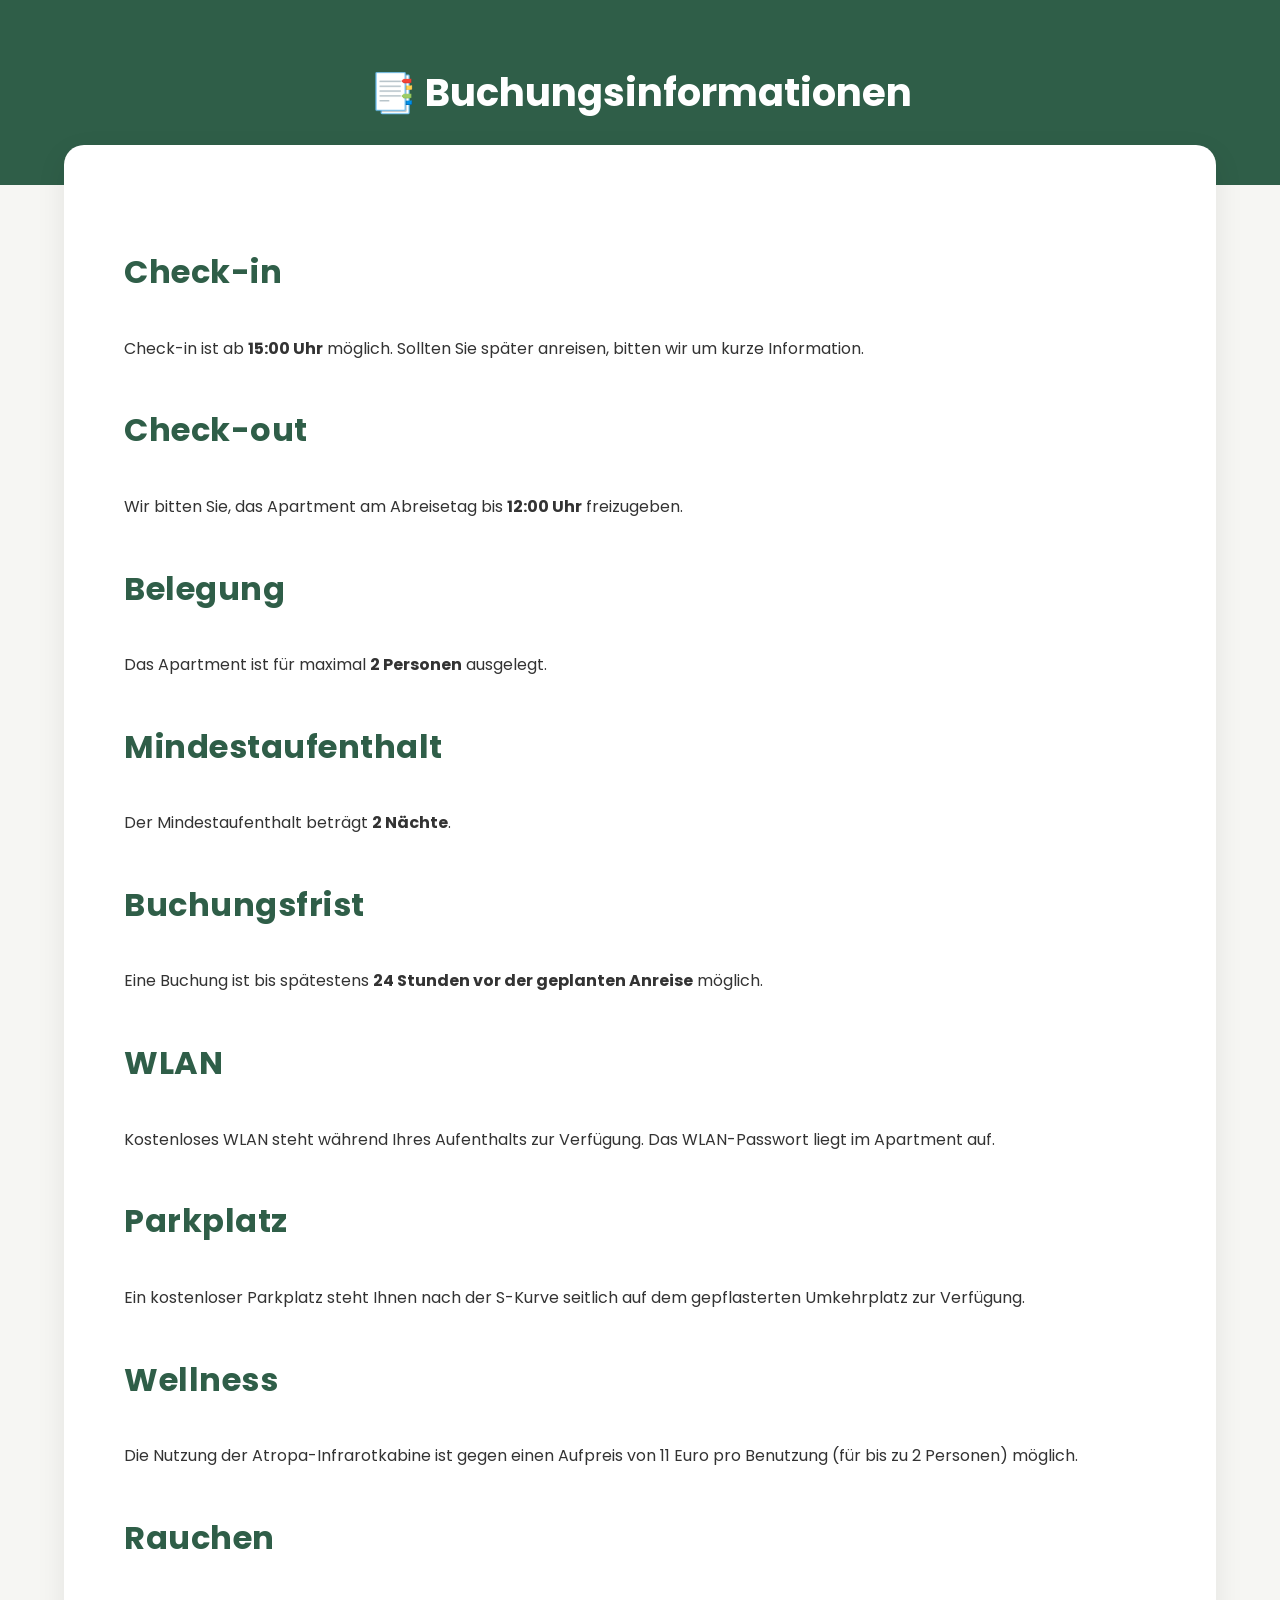
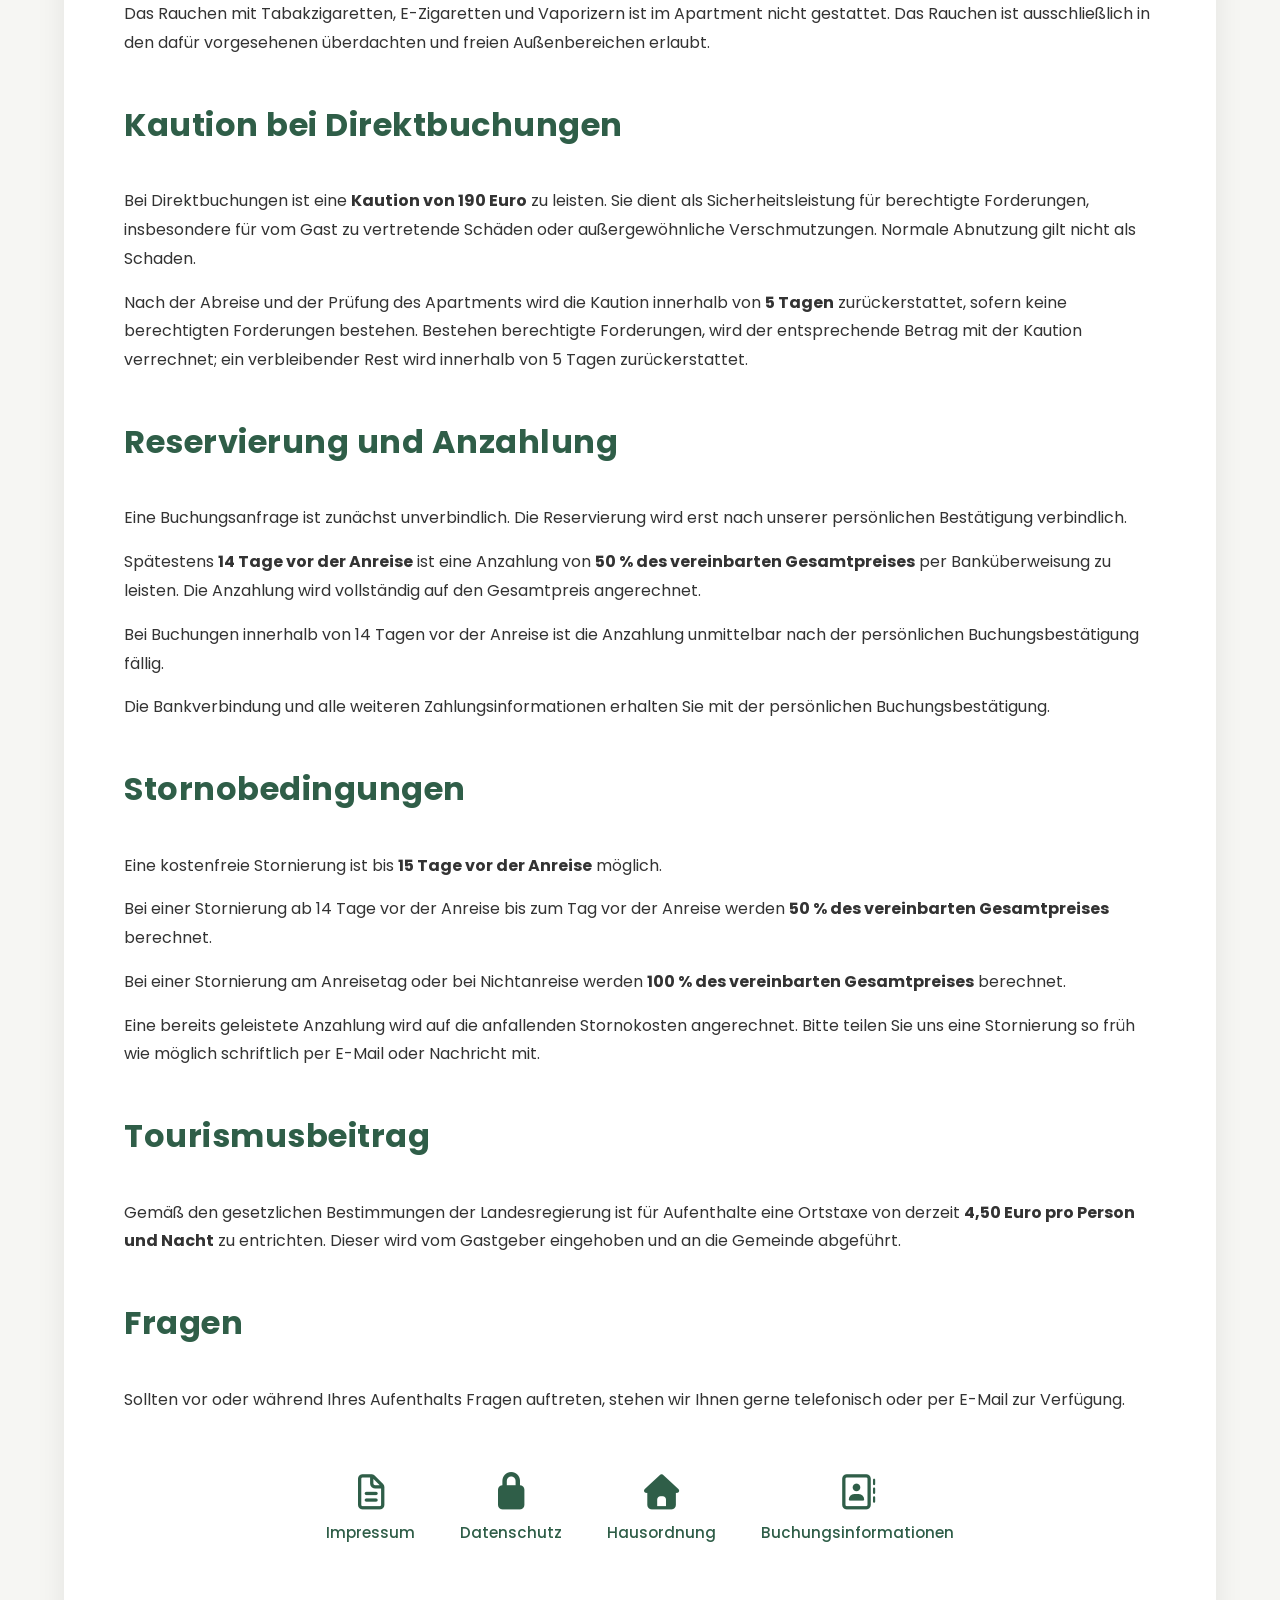
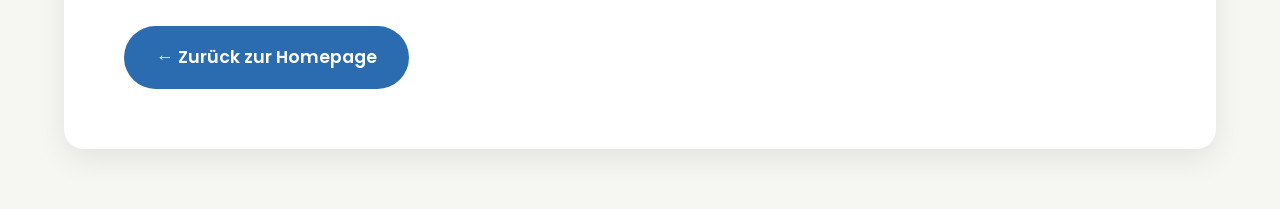
<file: buchung.html>
<!DOCTYPE html>
<html lang="de">

<head>

<meta charset="UTF-8">
<meta name="viewport" content="width=device-width, initial-scale=1.0">
<link rel="icon" type="image/png" href="favicon.png">
<title>Buchungsinformationen | Speziell ausgestattetes Mini-Apartment</title>
<link rel="canonical"
href="https://gerhardlunzer.github.io/Speziell-ausgestattetes-Mini-Apartment/buchung.html">

<link rel="alternate"
hreflang="de-AT"
href="https://gerhardlunzer.github.io/Speziell-ausgestattetes-Mini-Apartment/buchung.html">

<link rel="alternate"
hreflang="en"
href="https://gerhardlunzer.github.io/Speziell-ausgestattetes-Mini-Apartment/buchung-en.html">

<link rel="alternate"
hreflang="x-default"
href="https://gerhardlunzer.github.io/Speziell-ausgestattetes-Mini-Apartment/buchung.html">
<link rel="stylesheet" href="fontawesome/css/all.min.css">
<link rel="stylesheet" href="css/style.css">

</head>

<body>

<header class="page-header">

<h1>📑 Buchungsinformationen</h1>

</header>

<main class="container info-page">

<h2>Check-in</h2>

<p>

Check-in ist ab <strong>15:00 Uhr</strong> möglich.
Sollten Sie später anreisen, bitten wir um kurze Information.

</p>

<h2>Check-out</h2>

<p>

Wir bitten Sie, das Apartment am Abreisetag bis
<strong>12:00 Uhr</strong> freizugeben.

</p>

<h2>Belegung</h2>

<p>

Das Apartment ist für maximal
<strong>2 Personen</strong> ausgelegt.

</p>

<h2>Mindestaufenthalt</h2>

<p>
    Der Mindestaufenthalt beträgt
    <strong>2 Nächte</strong>.
</p>

<h2>Buchungsfrist</h2>

<p>
    Eine Buchung ist bis spätestens
    <strong>24 Stunden vor der geplanten Anreise</strong>
    möglich.
</p>

<h2>WLAN</h2>

<p>

Kostenloses WLAN steht während Ihres Aufenthalts zur Verfügung.
Das WLAN-Passwort liegt im Apartment auf.

</p>

<h2>Parkplatz</h2>

<p>

Ein kostenloser Parkplatz steht Ihnen nach der S-Kurve seitlich auf dem gepflasterten Umkehrplatz
zur Verfügung.

</p>

<h2>Wellness</h2>

<p>

Die Nutzung der Atropa-Infrarotkabine ist gegen
einen Aufpreis von 11 Euro pro Benutzung (für bis zu 2 Personen) möglich.

</p>

<h2>Rauchen</h2>

<p>

Das Rauchen mit Tabakzigaretten, E-Zigaretten und Vaporizern ist im Apartment nicht gestattet.
Das Rauchen ist ausschließlich in den dafür vorgesehenen überdachten und freien Außenbereichen erlaubt.

</p>

<h2>Kaution bei Direktbuchungen</h2>

<p>
    Bei Direktbuchungen ist eine <strong>Kaution von 190 Euro</strong> zu leisten.
    Sie dient als Sicherheitsleistung für berechtigte Forderungen, insbesondere für
    vom Gast zu vertretende Schäden oder außergewöhnliche Verschmutzungen.
    Normale Abnutzung gilt nicht als Schaden.
</p>

<p>
    Nach der Abreise und der Prüfung des Apartments wird die Kaution innerhalb von
    <strong>5 Tagen</strong> zurückerstattet, sofern keine berechtigten Forderungen bestehen.
    Bestehen berechtigte Forderungen, wird der entsprechende Betrag mit der Kaution verrechnet;
    ein verbleibender Rest wird innerhalb von 5 Tagen zurückerstattet.
</p>

<h2>Reservierung und Anzahlung</h2>

<p>
    Eine Buchungsanfrage ist zunächst unverbindlich.
    Die Reservierung wird erst nach unserer persönlichen
    Bestätigung verbindlich.
</p>

<p>
    Spätestens <strong>14 Tage vor der Anreise</strong>
    ist eine Anzahlung von
    <strong>50 % des vereinbarten Gesamtpreises</strong>
    per Banküberweisung zu leisten.
    Die Anzahlung wird vollständig auf den Gesamtpreis angerechnet.
</p>

<p>
    Bei Buchungen innerhalb von 14 Tagen vor der Anreise
    ist die Anzahlung unmittelbar nach der persönlichen
    Buchungsbestätigung fällig.
</p>

<p>
    Die Bankverbindung und alle weiteren Zahlungsinformationen
    erhalten Sie mit der persönlichen Buchungsbestätigung.
</p>

<h2>Stornobedingungen</h2>

<p>
    Eine kostenfreie Stornierung ist bis
    <strong>15 Tage vor der Anreise</strong> möglich.
</p>

<p>
    Bei einer Stornierung ab 14 Tage vor der Anreise
    bis zum Tag vor der Anreise werden
    <strong>50 % des vereinbarten Gesamtpreises</strong>
    berechnet.
</p>

<p>
    Bei einer Stornierung am Anreisetag oder bei Nichtanreise
    werden <strong>100 % des vereinbarten Gesamtpreises</strong>
    berechnet.
</p>

<p>
    Eine bereits geleistete Anzahlung wird auf die anfallenden
    Stornokosten angerechnet.
    Bitte teilen Sie uns eine Stornierung so früh wie möglich
    schriftlich per E-Mail oder Nachricht mit.
</p>

<h2>Tourismusbeitrag</h2>

<p>
    Gemäß den gesetzlichen Bestimmungen der Landesregierung ist für Aufenthalte
    eine Ortstaxe von derzeit
    <strong>4,50 Euro pro Person und Nacht</strong>
    zu entrichten.
    Dieser wird vom Gastgeber eingehoben und an die Gemeinde abgeführt.
</p>

<h2>Fragen</h2>

<p>

Sollten vor oder während Ihres Aufenthalts Fragen auftreten,
stehen wir Ihnen gerne telefonisch oder per E-Mail zur Verfügung.

</p>

<div class="footer-links">

<a href="impressum.html">
<i class="fa-regular fa-file-lines"></i>
<span>Impressum</span>
</a>

<a href="datenschutz.html">
<i class="fa-solid fa-lock"></i>
<span>Datenschutz</span>
</a>

<a href="hausordnung.html">
<i class="fa-solid fa-house"></i>
<span>Hausordnung</span>
</a>

<a href="buchung.html">
<i class="fa-regular fa-address-book"></i>
<span>Buchungsinformationen</span>
</a>

</div>

<p style="margin-top:40px;">

<a href="index.html" class="button navigation">

← Zurück zur Homepage

</a>

</p>

</main>
</body>
</html>
</file>
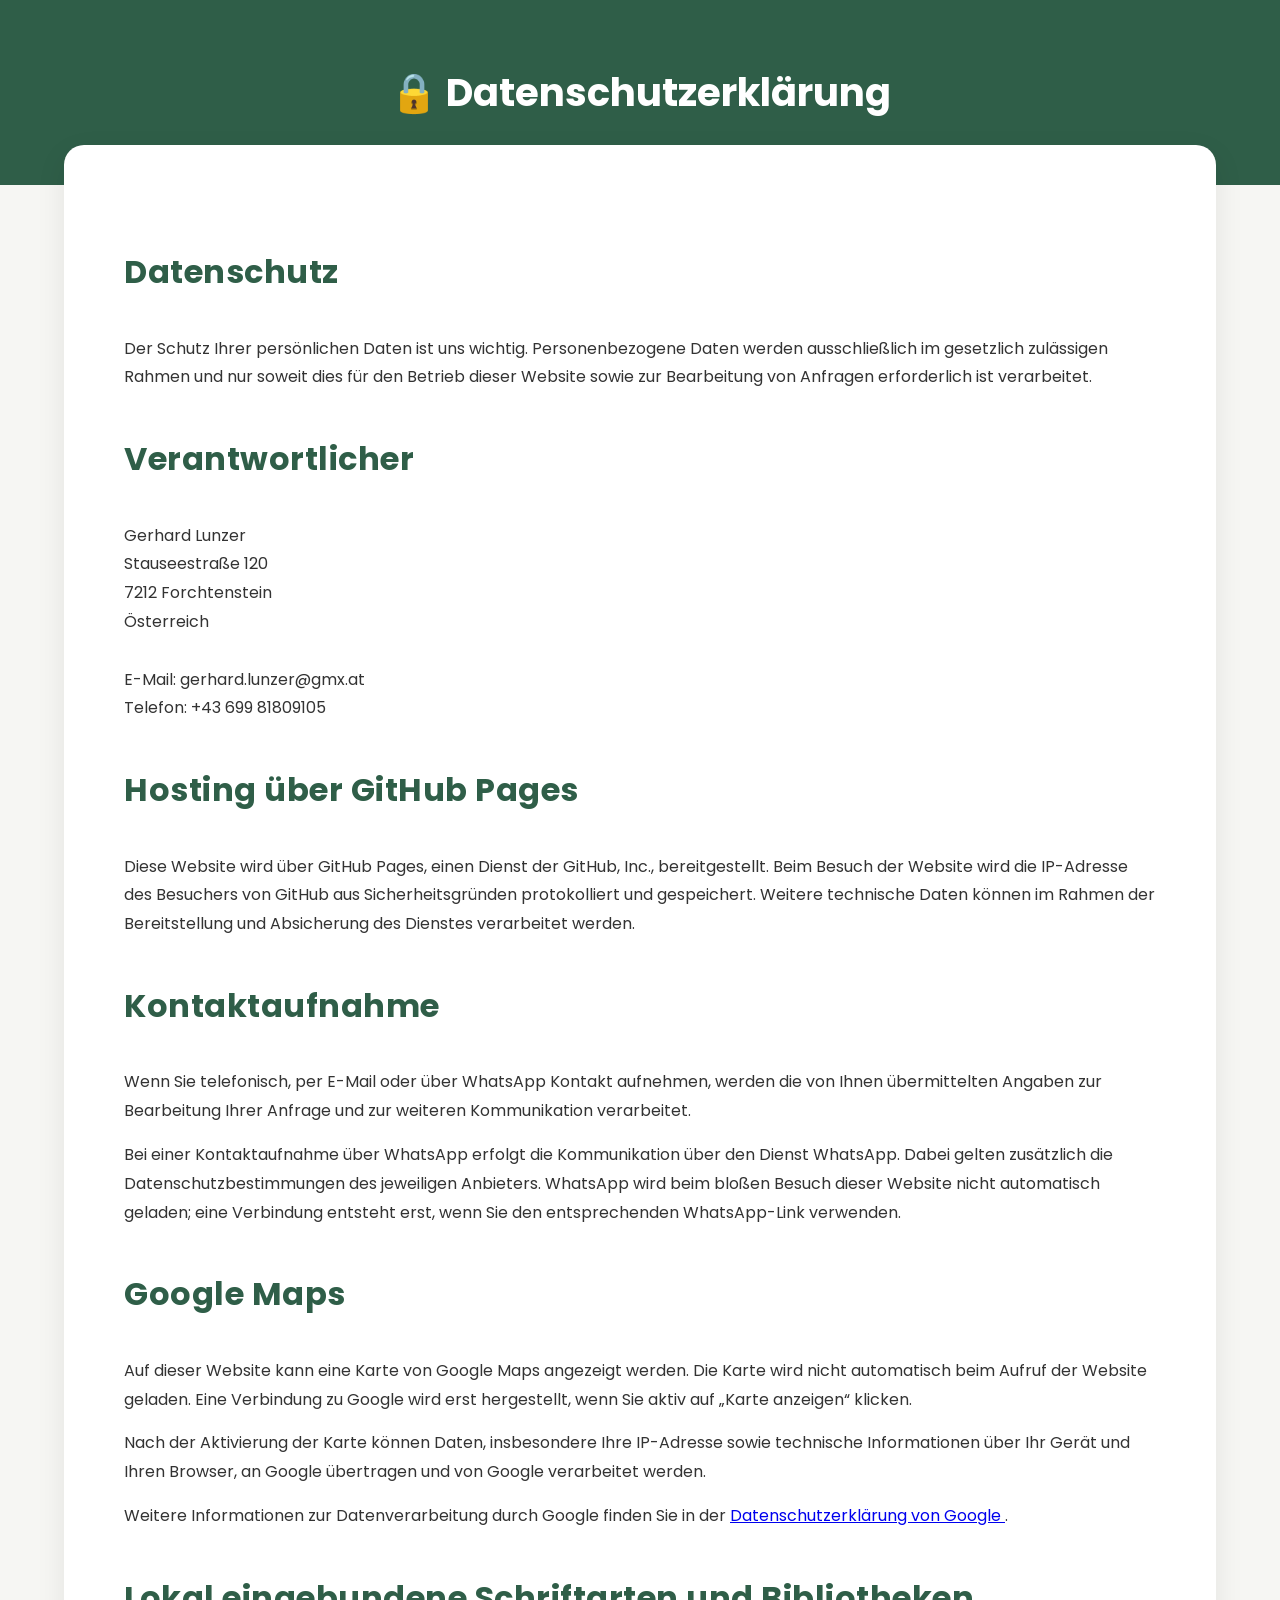
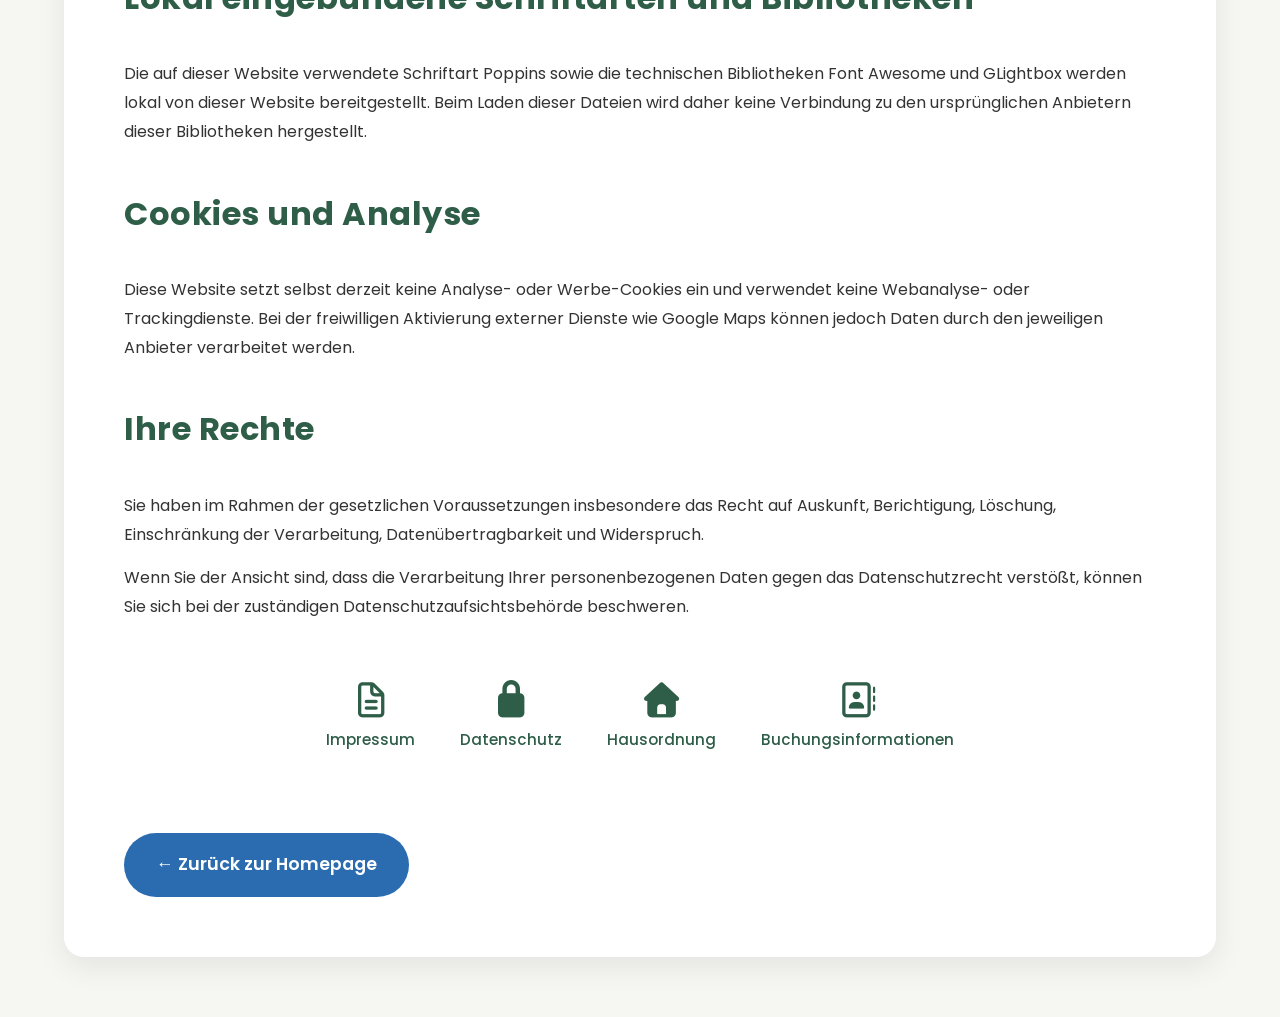
<file: datenschutz.html>
<!DOCTYPE html>
<html lang="de">

<head>

<meta charset="UTF-8">
<meta name="viewport" content="width=device-width, initial-scale=1.0">

<title>Datenschutz | Speziell ausgestattetes Mini-Apartment</title>

<link rel="stylesheet" href="fontawesome/css/all.min.css">
<link rel="stylesheet" href="css/style.css">

</head>

<body>

<header class="page-header">

<h1>🔒 Datenschutzerklärung</h1>

</header>

<main class="container info-page">

<h2>Datenschutz</h2>

<p>
Der Schutz Ihrer persönlichen Daten ist uns wichtig.
Personenbezogene Daten werden ausschließlich im gesetzlich zulässigen
Rahmen und nur soweit dies für den Betrieb dieser Website sowie
zur Bearbeitung von Anfragen erforderlich ist verarbeitet.
</p>

<h2>Verantwortlicher</h2>

<p>
Gerhard Lunzer<br>
Stauseestraße 120<br>
7212 Forchtenstein<br>
Österreich<br><br>

E-Mail: gerhard.lunzer@gmx.at<br>
Telefon: +43 699 81809105
</p>

<h2>Hosting über GitHub Pages</h2>

<p>
Diese Website wird über GitHub Pages, einen Dienst der GitHub, Inc.,
bereitgestellt. Beim Besuch der Website wird die IP-Adresse des
Besuchers von GitHub aus Sicherheitsgründen protokolliert und gespeichert.
Weitere technische Daten können im Rahmen der Bereitstellung und
Absicherung des Dienstes verarbeitet werden.
</p>

<h2>Kontaktaufnahme</h2>

<p>
Wenn Sie telefonisch, per E-Mail oder über WhatsApp Kontakt aufnehmen,
werden die von Ihnen übermittelten Angaben zur Bearbeitung Ihrer Anfrage
und zur weiteren Kommunikation verarbeitet.
</p>

<p>
Bei einer Kontaktaufnahme über WhatsApp erfolgt die Kommunikation über
den Dienst WhatsApp. Dabei gelten zusätzlich die Datenschutzbestimmungen
des jeweiligen Anbieters. WhatsApp wird beim bloßen Besuch dieser Website
nicht automatisch geladen; eine Verbindung entsteht erst, wenn Sie den
entsprechenden WhatsApp-Link verwenden.
</p>

<h2>Google Maps</h2>

<p>
Auf dieser Website kann eine Karte von Google Maps angezeigt werden.
Die Karte wird nicht automatisch beim Aufruf der Website geladen.
Eine Verbindung zu Google wird erst hergestellt, wenn Sie aktiv auf
„Karte anzeigen“ klicken.
</p>

<p>
Nach der Aktivierung der Karte können Daten, insbesondere Ihre IP-Adresse
sowie technische Informationen über Ihr Gerät und Ihren Browser, an
Google übertragen und von Google verarbeitet werden.
</p>

<p>
Weitere Informationen zur Datenverarbeitung durch Google finden Sie in der
<a href="https://policies.google.com/privacy"
   target="_blank"
   rel="noopener noreferrer">
Datenschutzerklärung von Google
</a>.
</p>

<h2>Lokal eingebundene Schriftarten und Bibliotheken</h2>

<p>
Die auf dieser Website verwendete Schriftart Poppins sowie die
technischen Bibliotheken Font Awesome und GLightbox werden lokal von dieser Website bereitgestellt. Beim Laden dieser
Dateien wird daher keine Verbindung zu den ursprünglichen Anbietern
dieser Bibliotheken hergestellt.
</p>

<h2>Cookies und Analyse</h2>

<p>
Diese Website setzt selbst derzeit keine Analyse- oder Werbe-Cookies
ein und verwendet keine Webanalyse- oder Trackingdienste.
Bei der freiwilligen Aktivierung externer Dienste wie Google Maps
können jedoch Daten durch den jeweiligen Anbieter verarbeitet werden.
</p>

<h2>Ihre Rechte</h2>

<p>
Sie haben im Rahmen der gesetzlichen Voraussetzungen insbesondere
das Recht auf Auskunft, Berichtigung, Löschung, Einschränkung der
Verarbeitung, Datenübertragbarkeit und Widerspruch.
</p>

<p>
Wenn Sie der Ansicht sind, dass die Verarbeitung Ihrer personenbezogenen
Daten gegen das Datenschutzrecht verstößt, können Sie sich bei der
zuständigen Datenschutzaufsichtsbehörde beschweren.
</p>

<div class="footer-links">

<a href="impressum.html">
<i class="fa-regular fa-file-lines"></i>
<span>Impressum</span>
</a>

<a href="datenschutz.html">
<i class="fa-solid fa-lock"></i>
<span>Datenschutz</span>
</a>

<a href="hausordnung.html">
<i class="fa-solid fa-house"></i>
<span>Hausordnung</span>
</a>

<a href="buchung.html">
<i class="fa-regular fa-address-book"></i>
<span>Buchungsinformationen</span>
</a>

</div>

<p style="margin-top:40px;">

<a href="index.html" class="button navigation">

← Zurück zur Homepage

</a>

</p>

</main>

</body>
</html>
</file>
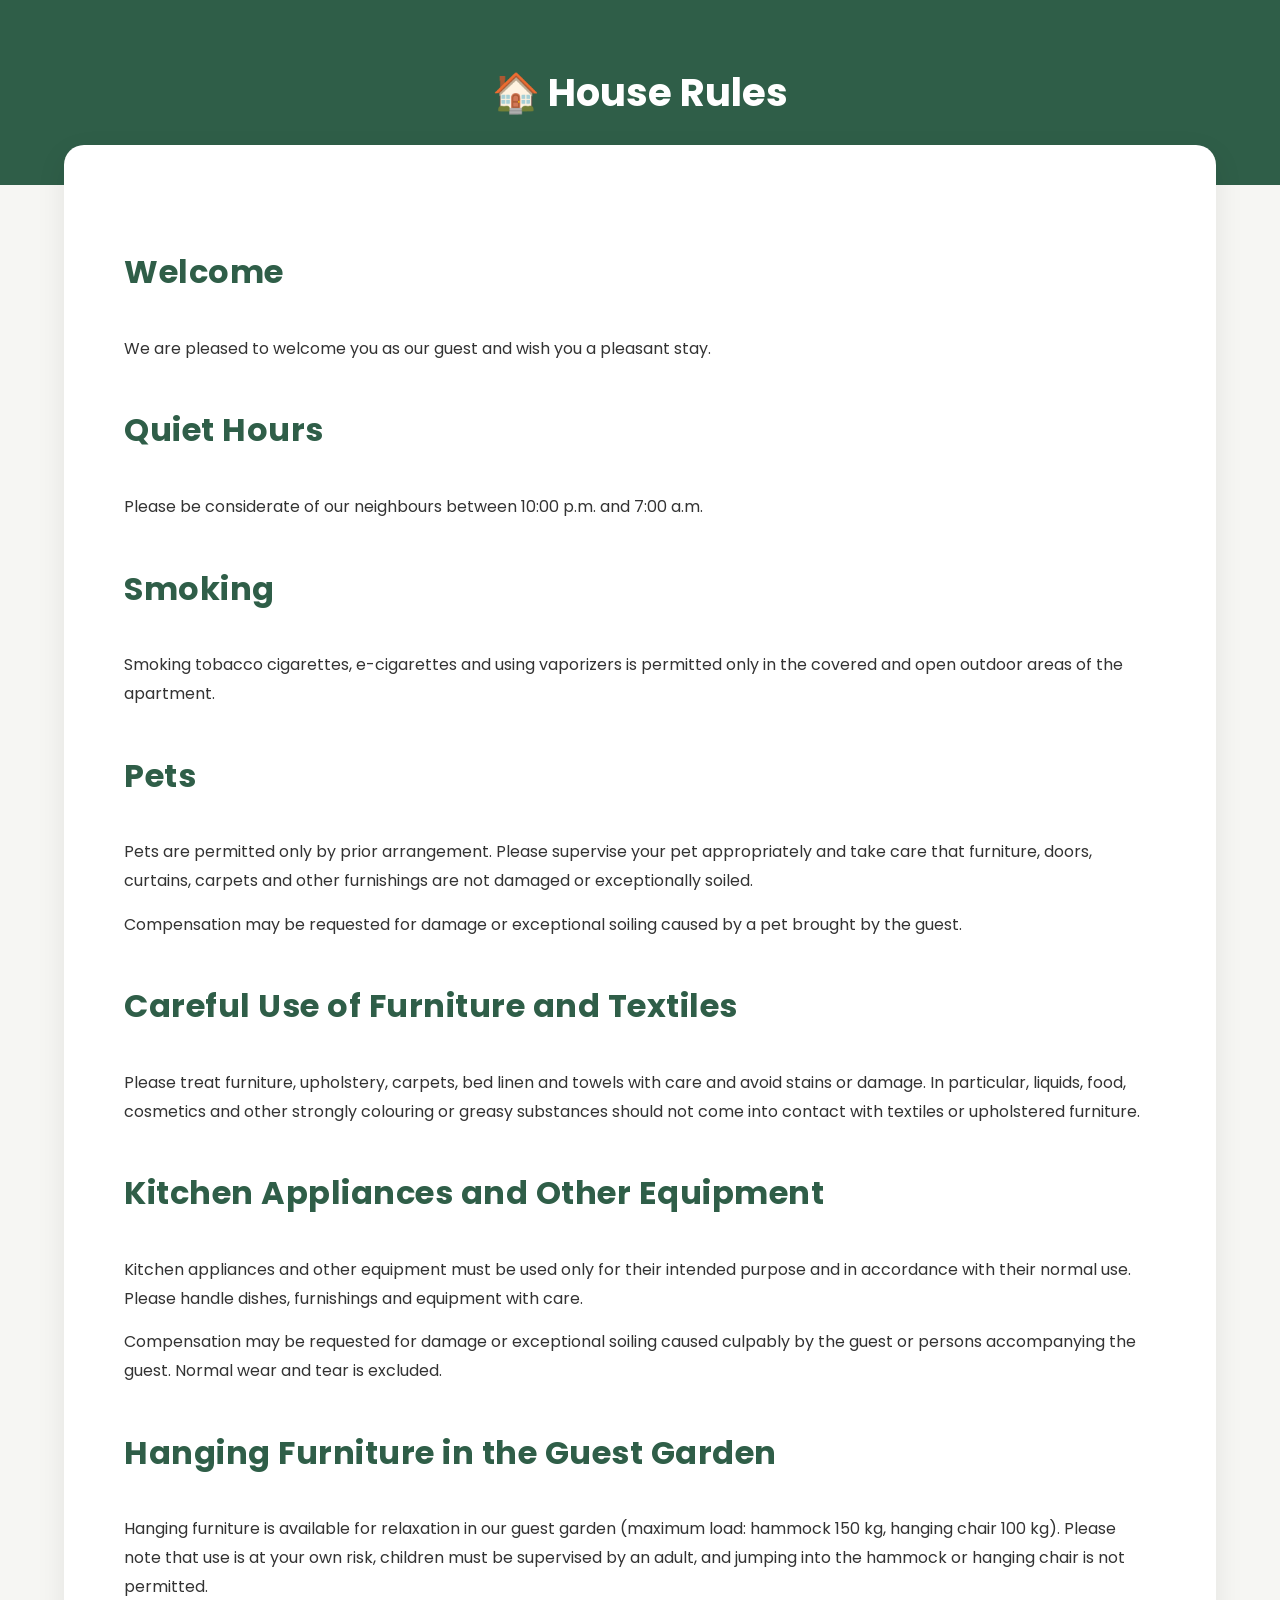
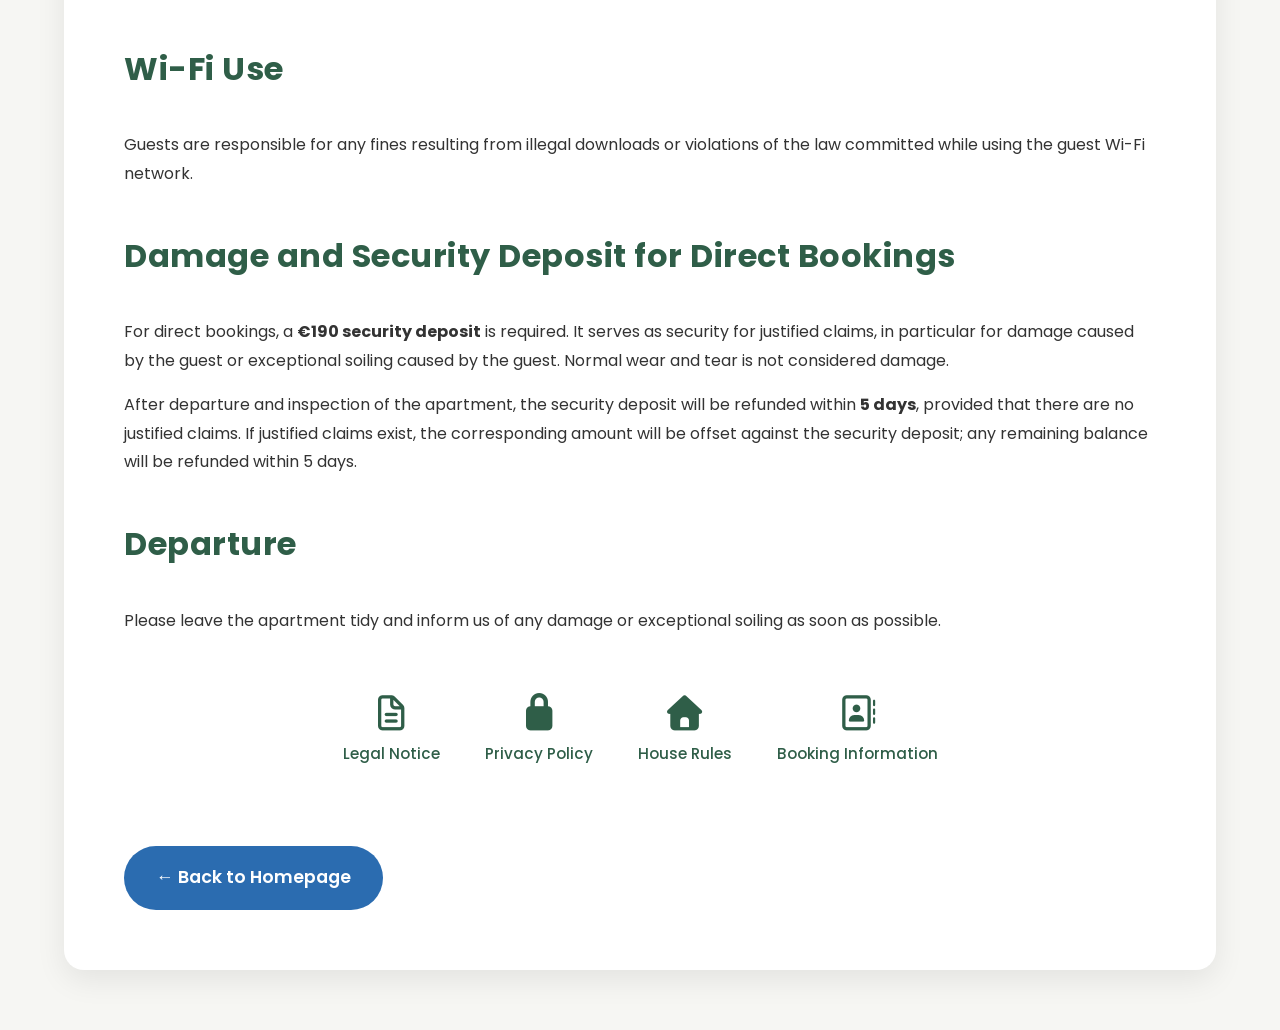
<file: hausordnung-en.html>
<!DOCTYPE html>
<html lang="en">

<head>

<meta charset="UTF-8">
<meta name="viewport" content="width=device-width, initial-scale=1.0">

<title>House Rules | Specially Equipped Mini Apartment</title>

<link rel="canonical"
href="https://gerhardlunzer.github.io/Speziell-ausgestattetes-Mini-Apartment/hausordnung-en.html">

<link rel="alternate"
hreflang="de-AT"
href="https://gerhardlunzer.github.io/Speziell-ausgestattetes-Mini-Apartment/hausordnung.html">

<link rel="alternate"
hreflang="en"
href="https://gerhardlunzer.github.io/Speziell-ausgestattetes-Mini-Apartment/hausordnung-en.html">

<link rel="alternate"
hreflang="x-default"
href="https://gerhardlunzer.github.io/Speziell-ausgestattetes-Mini-Apartment/hausordnung.html">

<link rel="stylesheet" href="fontawesome/css/all.min.css">
<link rel="stylesheet" href="css/style.css">

</head>

<body>

<header class="page-header">

<h1>🏠 House Rules</h1>

</header>

<main class="container info-page">

<h2>Welcome</h2>

<p>
We are pleased to welcome you as our guest and wish you a pleasant stay.
</p>

<h2>Quiet Hours</h2>

<p>
Please be considerate of our neighbours between 10:00 p.m. and 7:00 a.m.
</p>

<h2>Smoking</h2>

<p>
Smoking tobacco cigarettes, e-cigarettes and using vaporizers is permitted only in the covered and open outdoor areas of the apartment.
</p>

<h2>Pets</h2>

<p>
Pets are permitted only by prior arrangement. Please supervise your pet appropriately and take care that furniture, doors, curtains, carpets and other furnishings are not damaged or exceptionally soiled.
</p>

<p>
Compensation may be requested for damage or exceptional soiling caused by a pet brought by the guest.
</p>

<h2>Careful Use of Furniture and Textiles</h2>

<p>
Please treat furniture, upholstery, carpets, bed linen and towels with care and avoid stains or damage. In particular, liquids, food, cosmetics and other strongly colouring or greasy substances should not come into contact with textiles or upholstered furniture.
</p>

<h2>Kitchen Appliances and Other Equipment</h2>

<p>
Kitchen appliances and other equipment must be used only for their intended purpose and in accordance with their normal use. Please handle dishes, furnishings and equipment with care.
</p>

<p>
Compensation may be requested for damage or exceptional soiling caused culpably by the guest or persons accompanying the guest. Normal wear and tear is excluded.
</p>

<h2>Hanging Furniture in the Guest Garden</h2>

<p>
Hanging furniture is available for relaxation in our guest garden
(maximum load: hammock 150 kg, hanging chair 100 kg).
Please note that use is at your own risk, children must be supervised
by an adult, and jumping into the hammock or hanging chair is not permitted.
</p>

<h2>Wi-Fi Use</h2>

<p>
Guests are responsible for any fines resulting from illegal downloads
or violations of the law committed while using the guest Wi-Fi network.
</p>

<h2>Damage and Security Deposit for Direct Bookings</h2>

<p>
For direct bookings, a <strong>€190 security deposit</strong> is required.
It serves as security for justified claims, in particular for damage caused by the guest or exceptional soiling caused by the guest.
Normal wear and tear is not considered damage.
</p>

<p>
After departure and inspection of the apartment, the security deposit will be refunded within
<strong>5 days</strong>, provided that there are no justified claims. If justified claims exist,
the corresponding amount will be offset against the security deposit; any remaining balance will be refunded within 5 days.
</p>

<h2>Departure</h2>

<p>
Please leave the apartment tidy and inform us of any damage or exceptional soiling as soon as possible.
</p>

<div class="footer-links">

<a href="impressum.html">
<i class="fa-regular fa-file-lines"></i>
<span>Legal Notice</span>
</a>

<a href="datenschutz.html">
<i class="fa-solid fa-lock"></i>
<span>Privacy Policy</span>
</a>

<a href="hausordnung-en.html">
<i class="fa-solid fa-house"></i>
<span>House Rules</span>
</a>

<a href="buchung-en.html">
<i class="fa-regular fa-address-book"></i>
<span>Booking Information</span>
</a>

</div>

<p style="margin-top:40px;">

<a href="index-en.html" class="button navigation">

← Back to Homepage

</a>

</p>

</main>

</body>
</html>
</file>
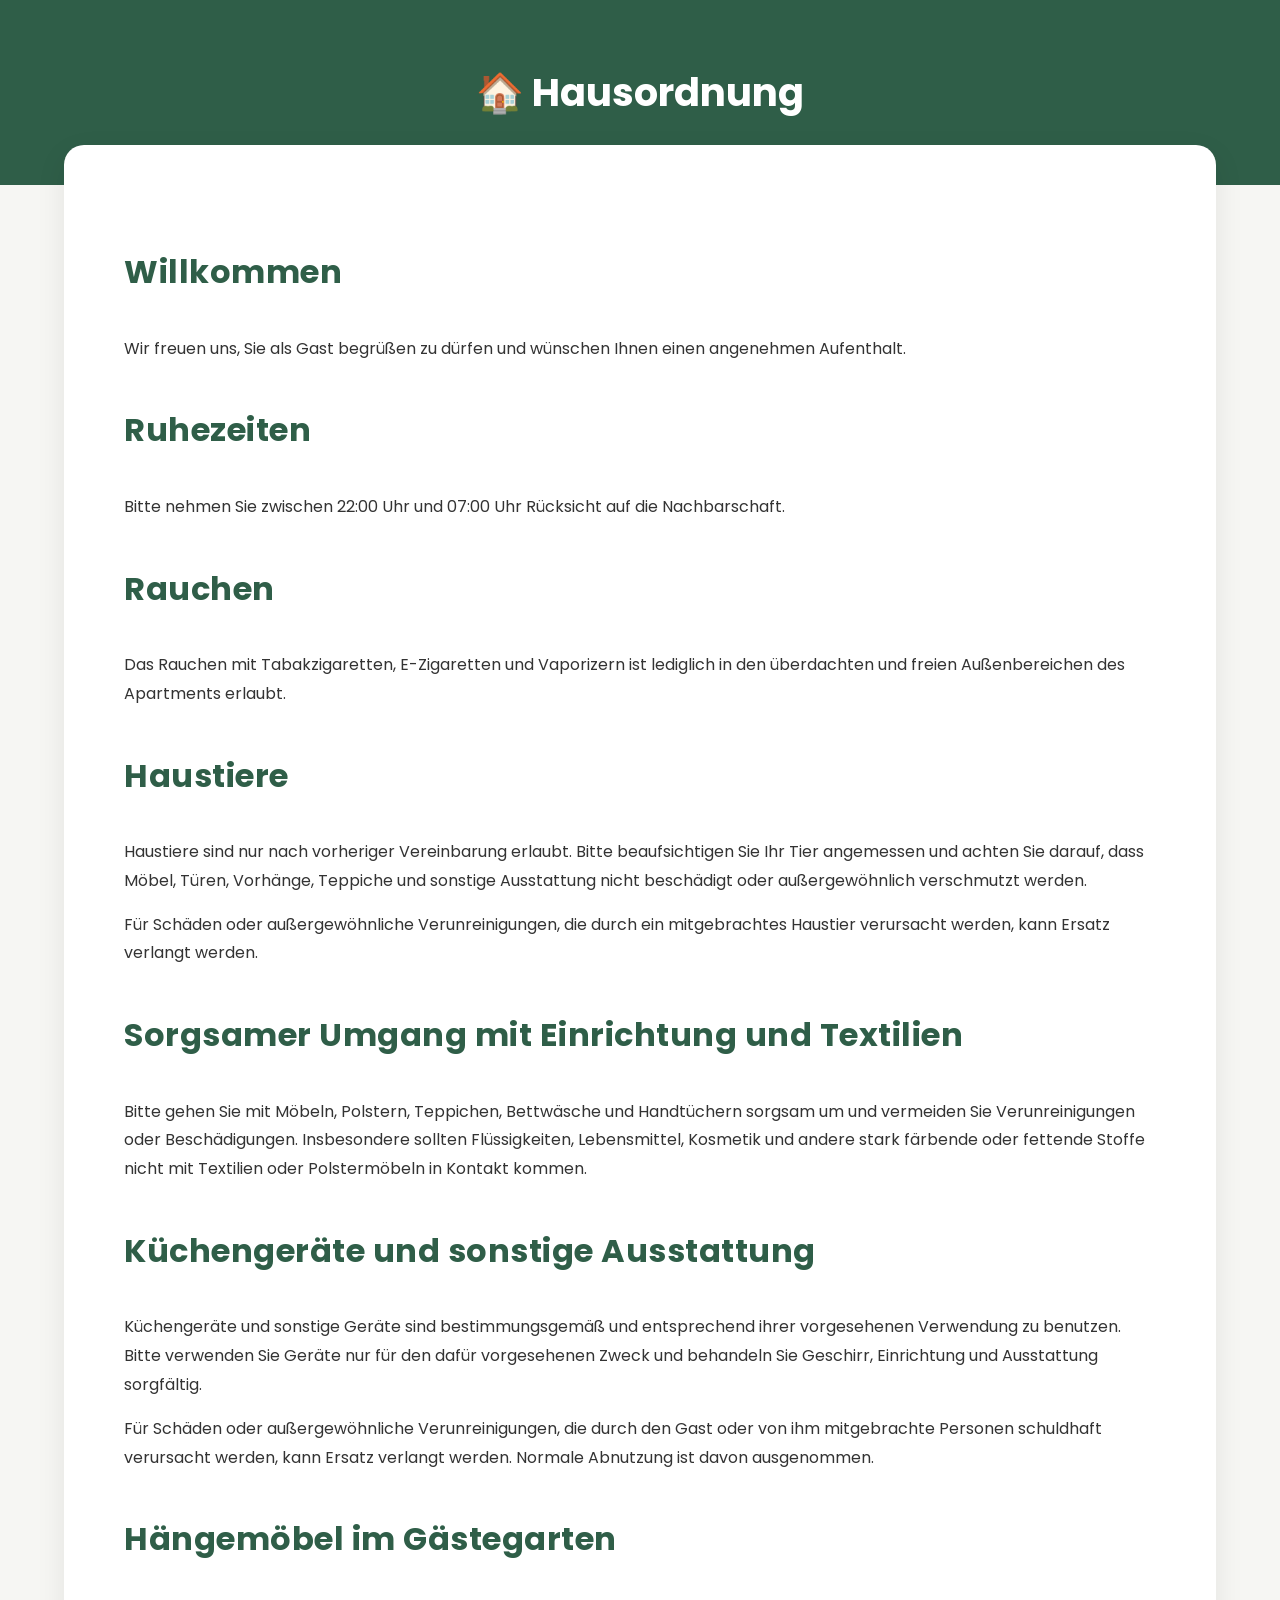
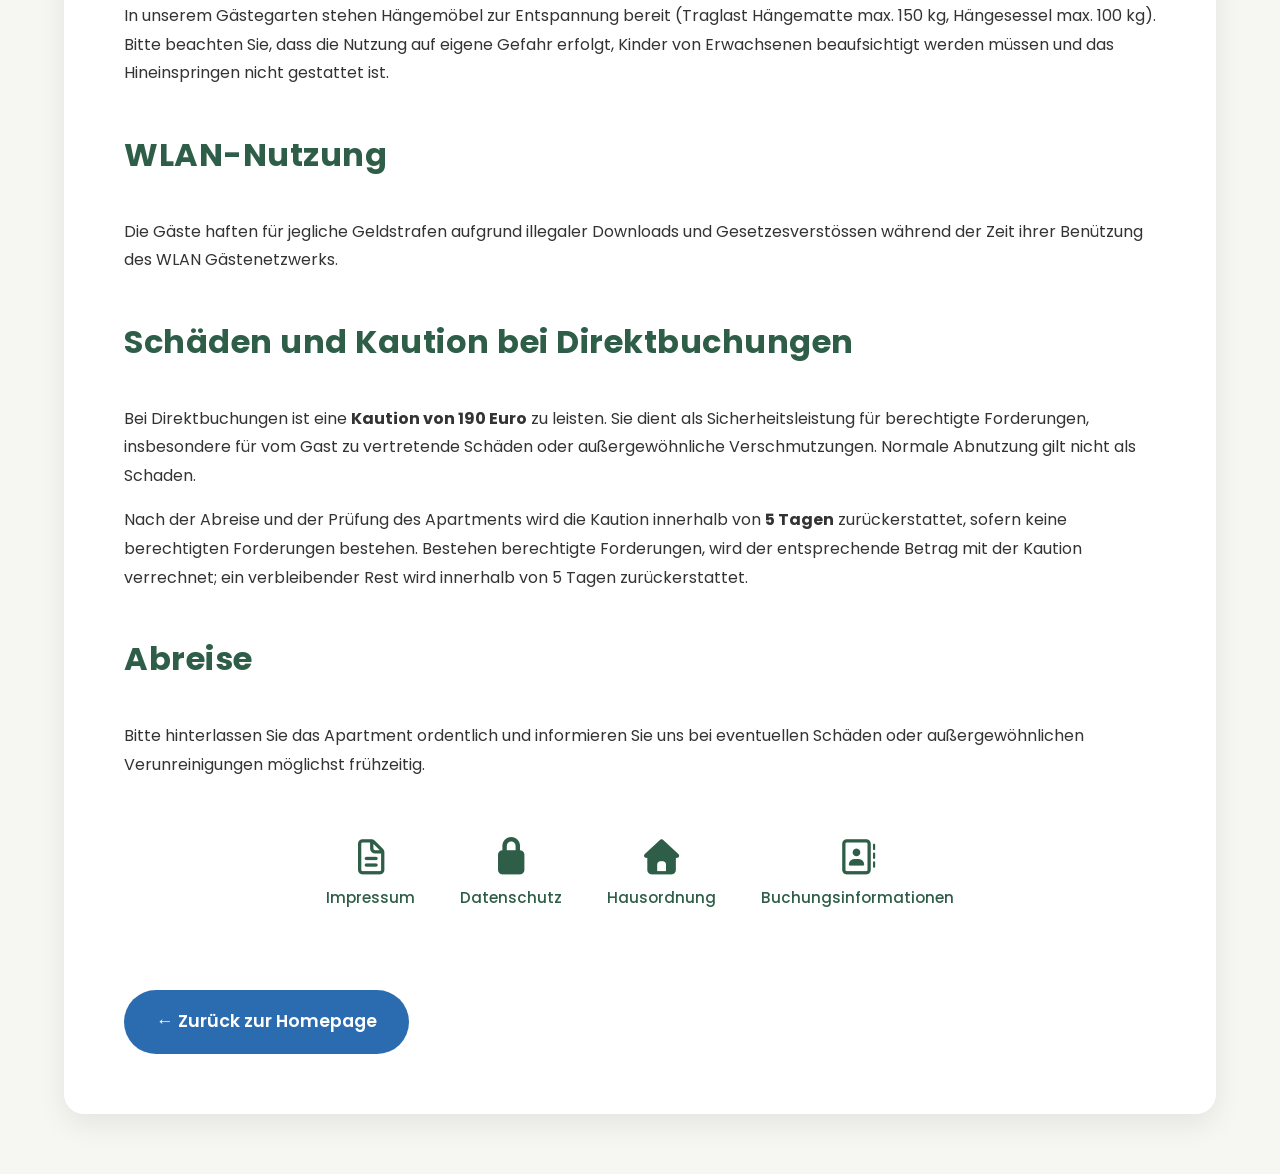
<file: hausordnung.html>
<!DOCTYPE html>
<html lang="de">

<head>

<meta charset="UTF-8">
<meta name="viewport" content="width=device-width, initial-scale=1.0">

<title>Hausordnung | Speziell ausgestattetes Mini-Apartment</title>

<link rel="canonical"
href="https://gerhardlunzer.github.io/Speziell-ausgestattetes-Mini-Apartment/hausordnung.html">

<link rel="alternate"
hreflang="de-AT"
href="https://gerhardlunzer.github.io/Speziell-ausgestattetes-Mini-Apartment/hausordnung.html">

<link rel="alternate"
hreflang="en"
href="https://gerhardlunzer.github.io/Speziell-ausgestattetes-Mini-Apartment/hausordnung-en.html">

<link rel="alternate"
hreflang="x-default"
href="https://gerhardlunzer.github.io/Speziell-ausgestattetes-Mini-Apartment/hausordnung.html">

<link rel="stylesheet" href="fontawesome/css/all.min.css">
<link rel="stylesheet" href="css/style.css">

</head>

<body>

<header class="page-header">

<h1>🏠 Hausordnung</h1>

</header>

<main class="container info-page">

<h2>Willkommen</h2>

<p>
Wir freuen uns, Sie als Gast begrüßen zu dürfen und wünschen Ihnen einen angenehmen Aufenthalt.
</p>

<h2>Ruhezeiten</h2>

<p>
Bitte nehmen Sie zwischen 22:00 Uhr und 07:00 Uhr Rücksicht auf die Nachbarschaft.
</p>

<h2>Rauchen</h2>

<p>
Das Rauchen mit Tabakzigaretten, E-Zigaretten und Vaporizern ist lediglich in den überdachten und freien Außenbereichen des Apartments erlaubt.
</p>

<h2>Haustiere</h2>

<p>
Haustiere sind nur nach vorheriger Vereinbarung erlaubt. Bitte beaufsichtigen Sie Ihr Tier angemessen und achten Sie darauf, dass Möbel, Türen, Vorhänge, Teppiche und sonstige Ausstattung nicht beschädigt oder außergewöhnlich verschmutzt werden.
</p>

<p>
Für Schäden oder außergewöhnliche Verunreinigungen, die durch ein mitgebrachtes Haustier verursacht werden, kann Ersatz verlangt werden.
</p>

<h2>Sorgsamer Umgang mit Einrichtung und Textilien</h2>

<p>
Bitte gehen Sie mit Möbeln, Polstern, Teppichen, Bettwäsche und Handtüchern sorgsam um und vermeiden Sie Verunreinigungen oder Beschädigungen. Insbesondere sollten Flüssigkeiten, Lebensmittel, Kosmetik und andere stark färbende oder fettende Stoffe nicht mit Textilien oder Polstermöbeln in Kontakt kommen.
</p>

<h2>Küchengeräte und sonstige Ausstattung</h2>

<p>
Küchengeräte und sonstige Geräte sind bestimmungsgemäß und entsprechend ihrer vorgesehenen Verwendung zu benutzen. Bitte verwenden Sie Geräte nur für den dafür vorgesehenen Zweck und behandeln Sie Geschirr, Einrichtung und Ausstattung sorgfältig.
</p>

<p>
Für Schäden oder außergewöhnliche Verunreinigungen, die durch den Gast oder von ihm mitgebrachte Personen schuldhaft verursacht werden, kann Ersatz verlangt werden. Normale Abnutzung ist davon ausgenommen.
</p>

<h2>Hängemöbel im Gästegarten</h2>

<p>
In unserem Gästegarten stehen Hängemöbel zur Entspannung bereit
(Traglast Hängematte max. 150 kg, Hängesessel max. 100 kg).
Bitte beachten Sie, dass die Nutzung auf eigene Gefahr erfolgt,
Kinder von Erwachsenen beaufsichtigt werden müssen und das
Hineinspringen nicht gestattet ist.
</p>

<h2>WLAN-Nutzung</h2>

<p>
Die Gäste haften für jegliche Geldstrafen aufgrund illegaler Downloads und Gesetzesverstössen während der Zeit ihrer Benützung des WLAN Gästenetzwerks.
</p>

<h2>Schäden und Kaution bei Direktbuchungen</h2>

<p>
Bei Direktbuchungen ist eine <strong>Kaution von 190 Euro</strong> zu leisten.
Sie dient als Sicherheitsleistung für berechtigte Forderungen, insbesondere für vom Gast zu vertretende Schäden oder außergewöhnliche Verschmutzungen.
Normale Abnutzung gilt nicht als Schaden.
</p>

<p>
Nach der Abreise und der Prüfung des Apartments wird die Kaution innerhalb von
<strong>5 Tagen</strong> zurückerstattet, sofern keine berechtigten Forderungen bestehen.
Bestehen berechtigte Forderungen, wird der entsprechende Betrag mit der Kaution verrechnet;
ein verbleibender Rest wird innerhalb von 5 Tagen zurückerstattet.
</p>

<h2>Abreise</h2>

<p>
Bitte hinterlassen Sie das Apartment ordentlich und informieren Sie uns bei eventuellen Schäden oder außergewöhnlichen Verunreinigungen möglichst frühzeitig.
</p>

<div class="footer-links">

<a href="impressum.html">
<i class="fa-regular fa-file-lines"></i>
<span>Impressum</span>
</a>

<a href="datenschutz.html">
<i class="fa-solid fa-lock"></i>
<span>Datenschutz</span>
</a>

<a href="hausordnung.html">
<i class="fa-solid fa-house"></i>
<span>Hausordnung</span>
</a>

<a href="buchung.html">
<i class="fa-regular fa-address-book"></i>
<span>Buchungsinformationen</span>
</a>

</div>

<p style="margin-top:40px;">

<a href="index.html" class="button navigation">

← Zurück zur Homepage

</a>

</p>

</main>

</body>
</html>
</file>
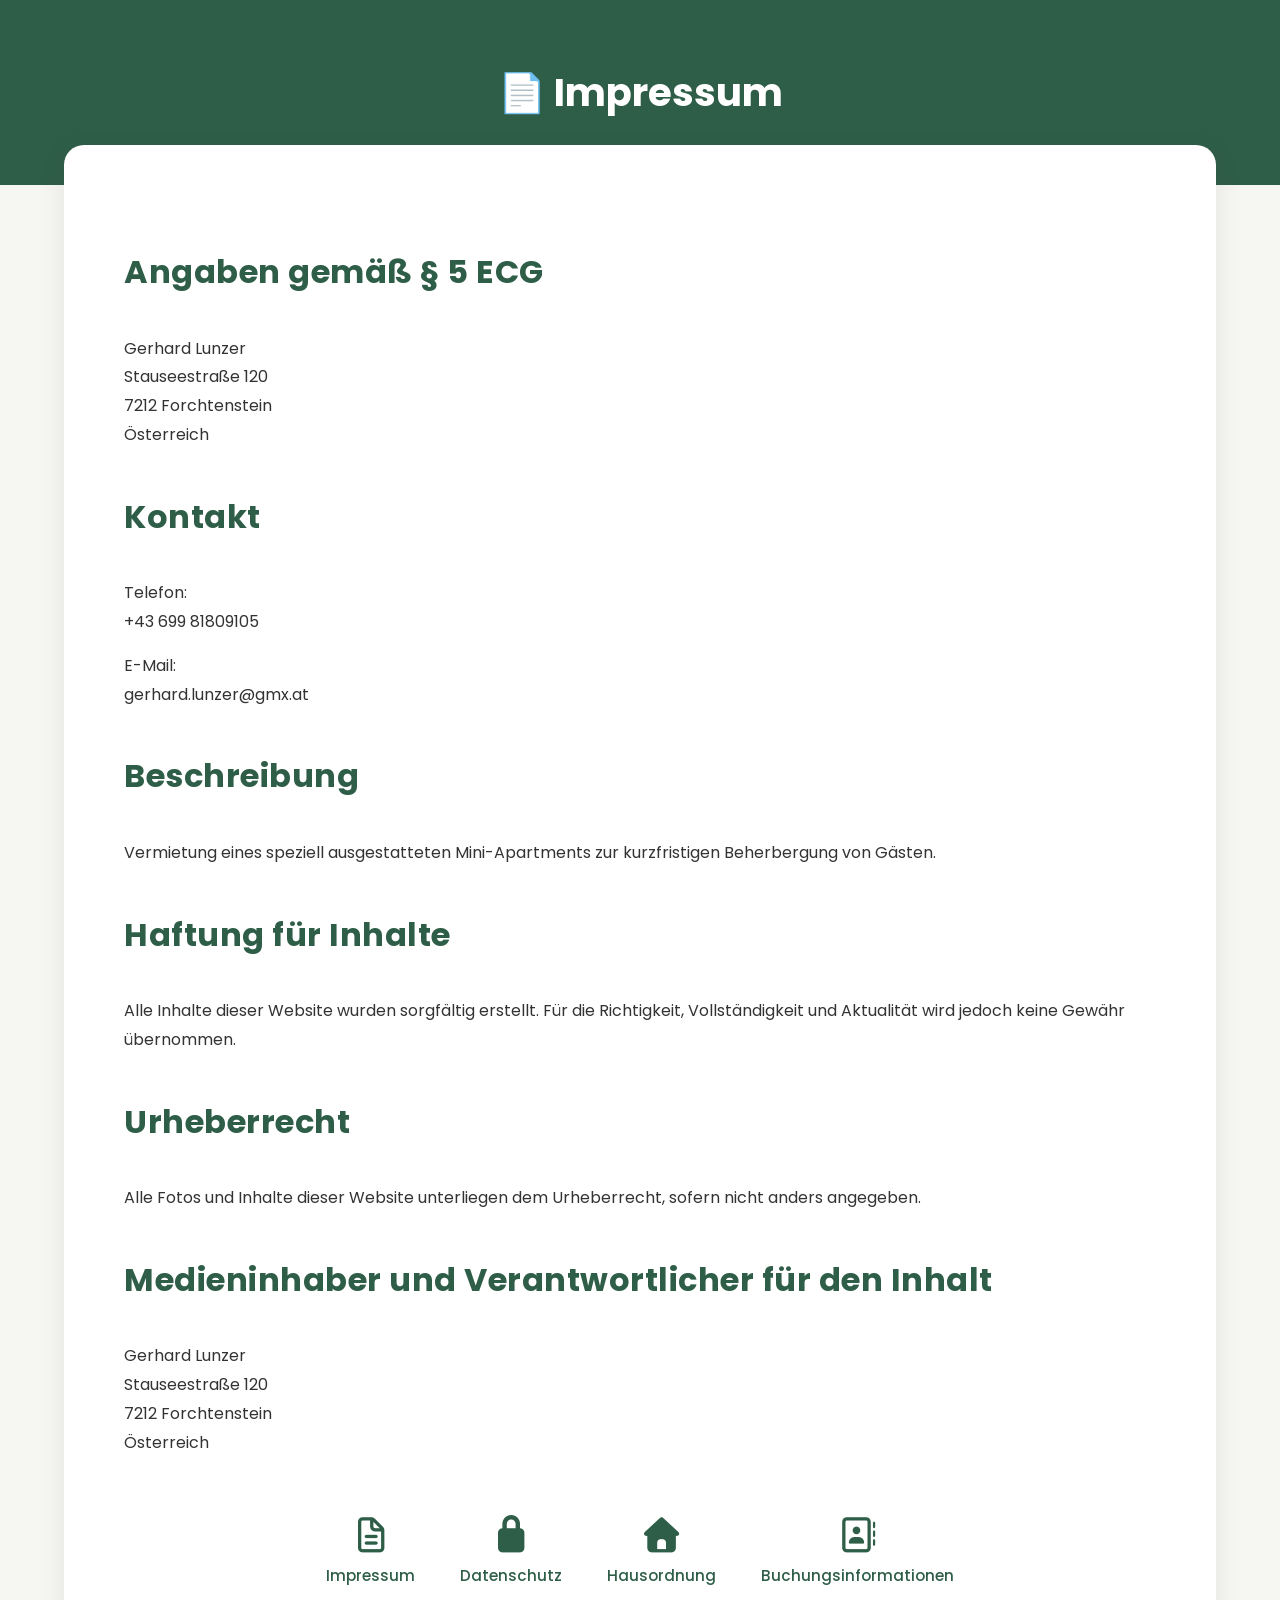
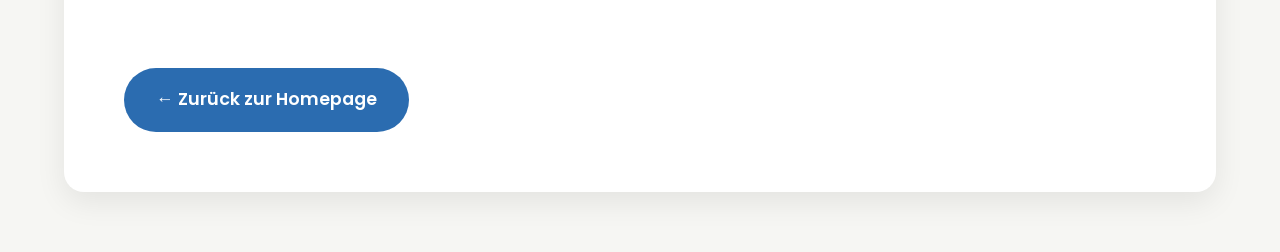
<file: impressum.html>
<!DOCTYPE html>
<html lang="de">

<head>

<meta charset="UTF-8">
<meta name="viewport" content="width=device-width, initial-scale=1.0">

<title>Impressum | Speziell ausgestattetes Mini-Apartment</title>

<link rel="stylesheet" href="fontawesome/css/all.min.css">
<link rel="stylesheet" href="css/style.css">

</head>

<body>

<header class="page-header">

<h1>📄 Impressum</h1>

</header>

<main class="container info-page">

<h2>Angaben gemäß § 5 ECG</h2>

<p>
Gerhard Lunzer<br>
Stauseestraße 120<br>
7212 Forchtenstein<br>
Österreich
</p>

<h2>Kontakt</h2>

<p>
Telefon:<br>
+43 699 81809105
</p>

<p>
E-Mail:<br>
gerhard.lunzer@gmx.at
</p>

<h2>Beschreibung</h2>

<p>
Vermietung eines speziell ausgestatteten Mini-Apartments
zur kurzfristigen Beherbergung von Gästen.
</p>

<h2>Haftung für Inhalte</h2>

<p>
Alle Inhalte dieser Website wurden sorgfältig erstellt.
Für die Richtigkeit, Vollständigkeit und Aktualität
wird jedoch keine Gewähr übernommen.
</p>

<h2>Urheberrecht</h2>

<p>
Alle Fotos und Inhalte dieser Website unterliegen dem Urheberrecht,
sofern nicht anders angegeben.
</p>

<h2>Medieninhaber und Verantwortlicher für den Inhalt</h2>

<p>
Gerhard Lunzer<br>
Stauseestraße 120<br>
7212 Forchtenstein<br>
Österreich
</p>

<div class="footer-links">

<a href="impressum.html">
<i class="fa-regular fa-file-lines"></i>
<span>Impressum</span>
</a>

<a href="datenschutz.html">
<i class="fa-solid fa-lock"></i>
<span>Datenschutz</span>
</a>

<a href="hausordnung.html">
<i class="fa-solid fa-house"></i>
<span>Hausordnung</span>
</a>

<a href="buchung.html">
<i class="fa-regular fa-address-book"></i>
<span>Buchungsinformationen</span>
</a>

</div>

<p style="margin-top:40px;">

<a href="index.html" class="button navigation">

← Zurück zur Homepage

</a>

</p>

</main>

</body>

</html>
</file>
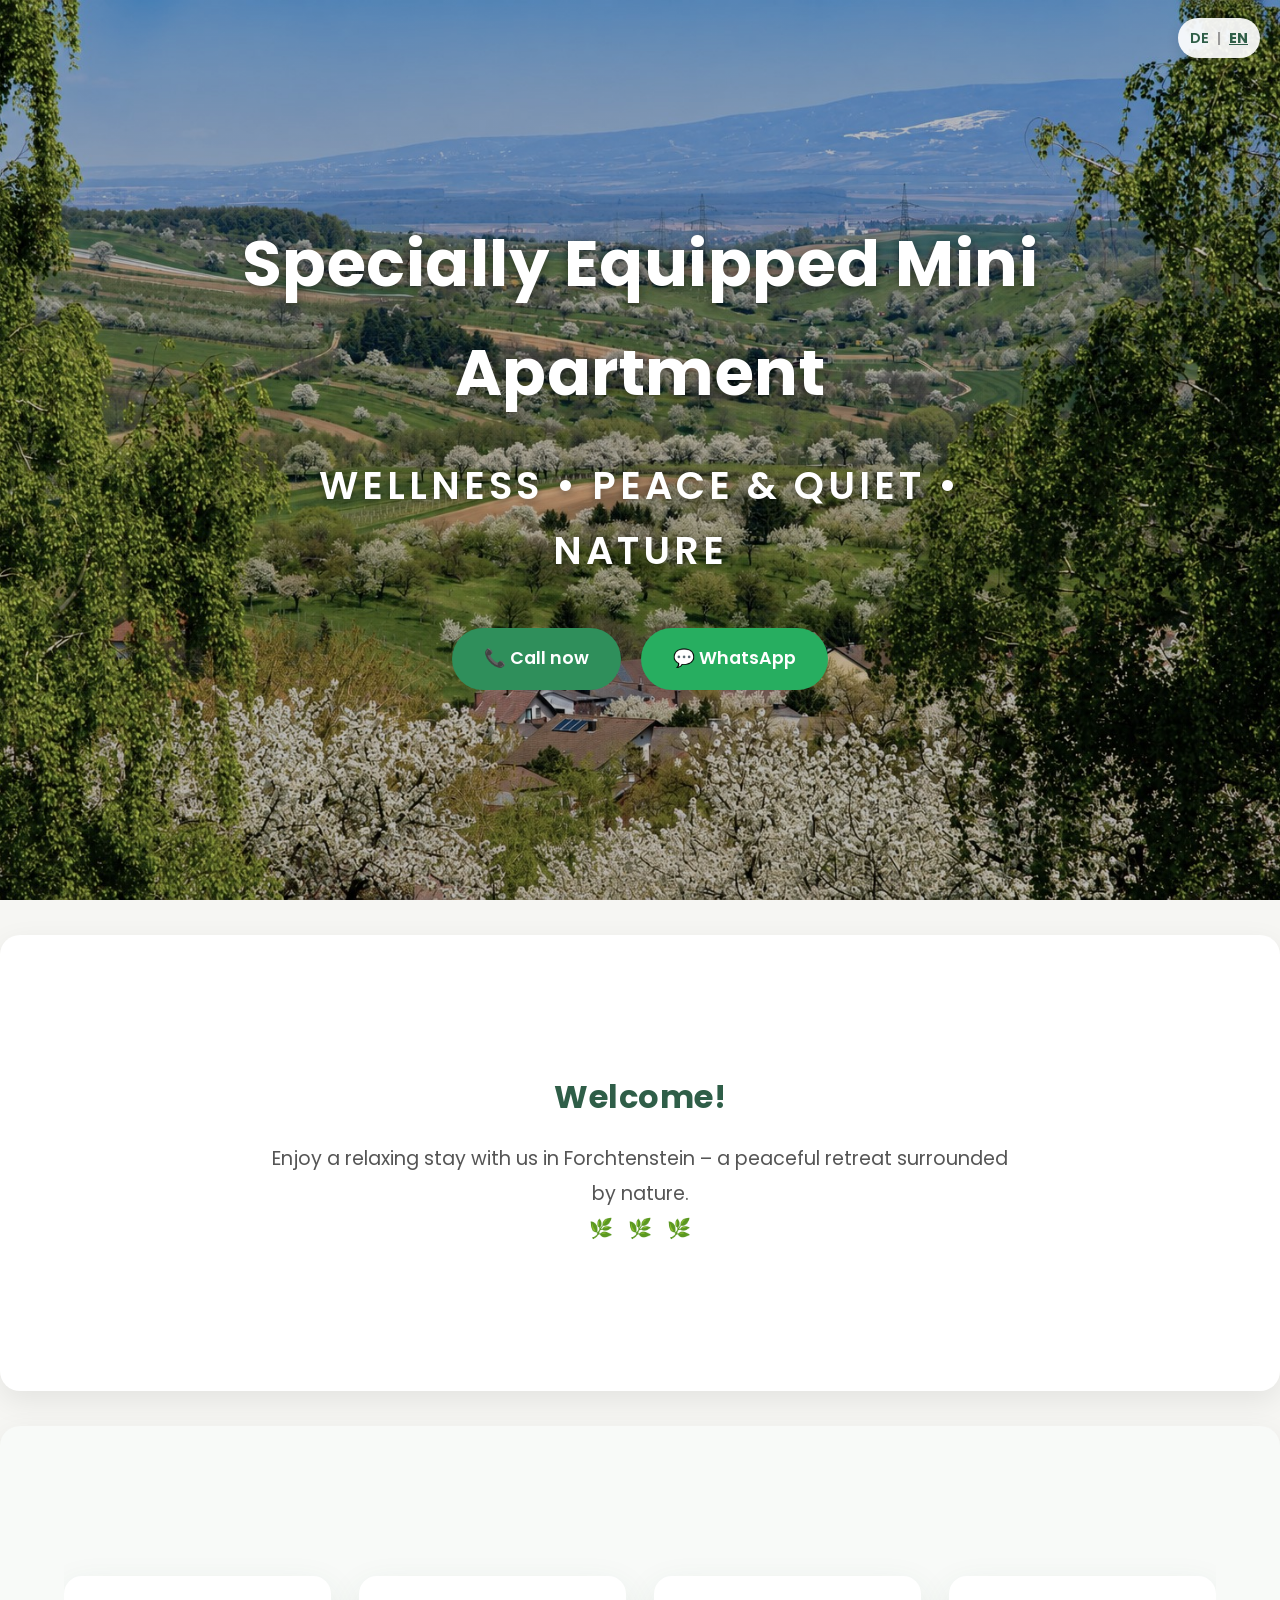
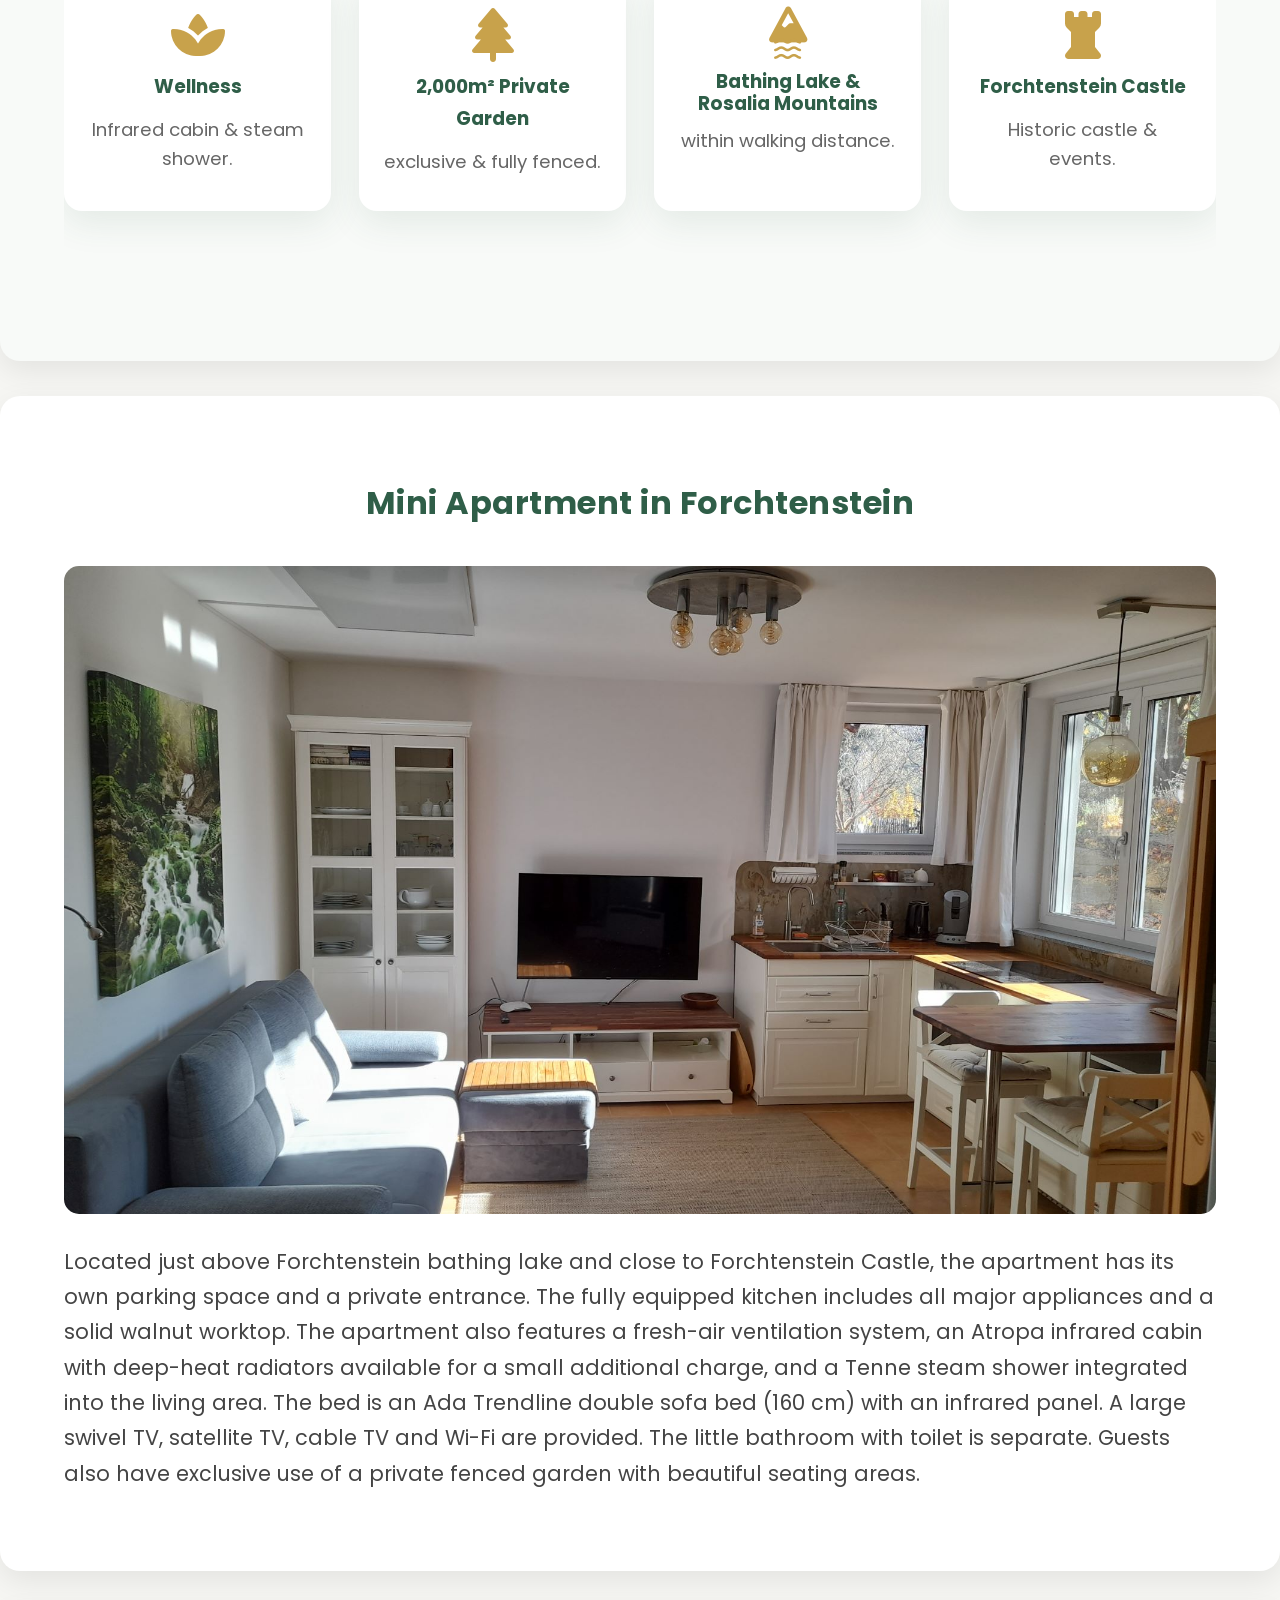
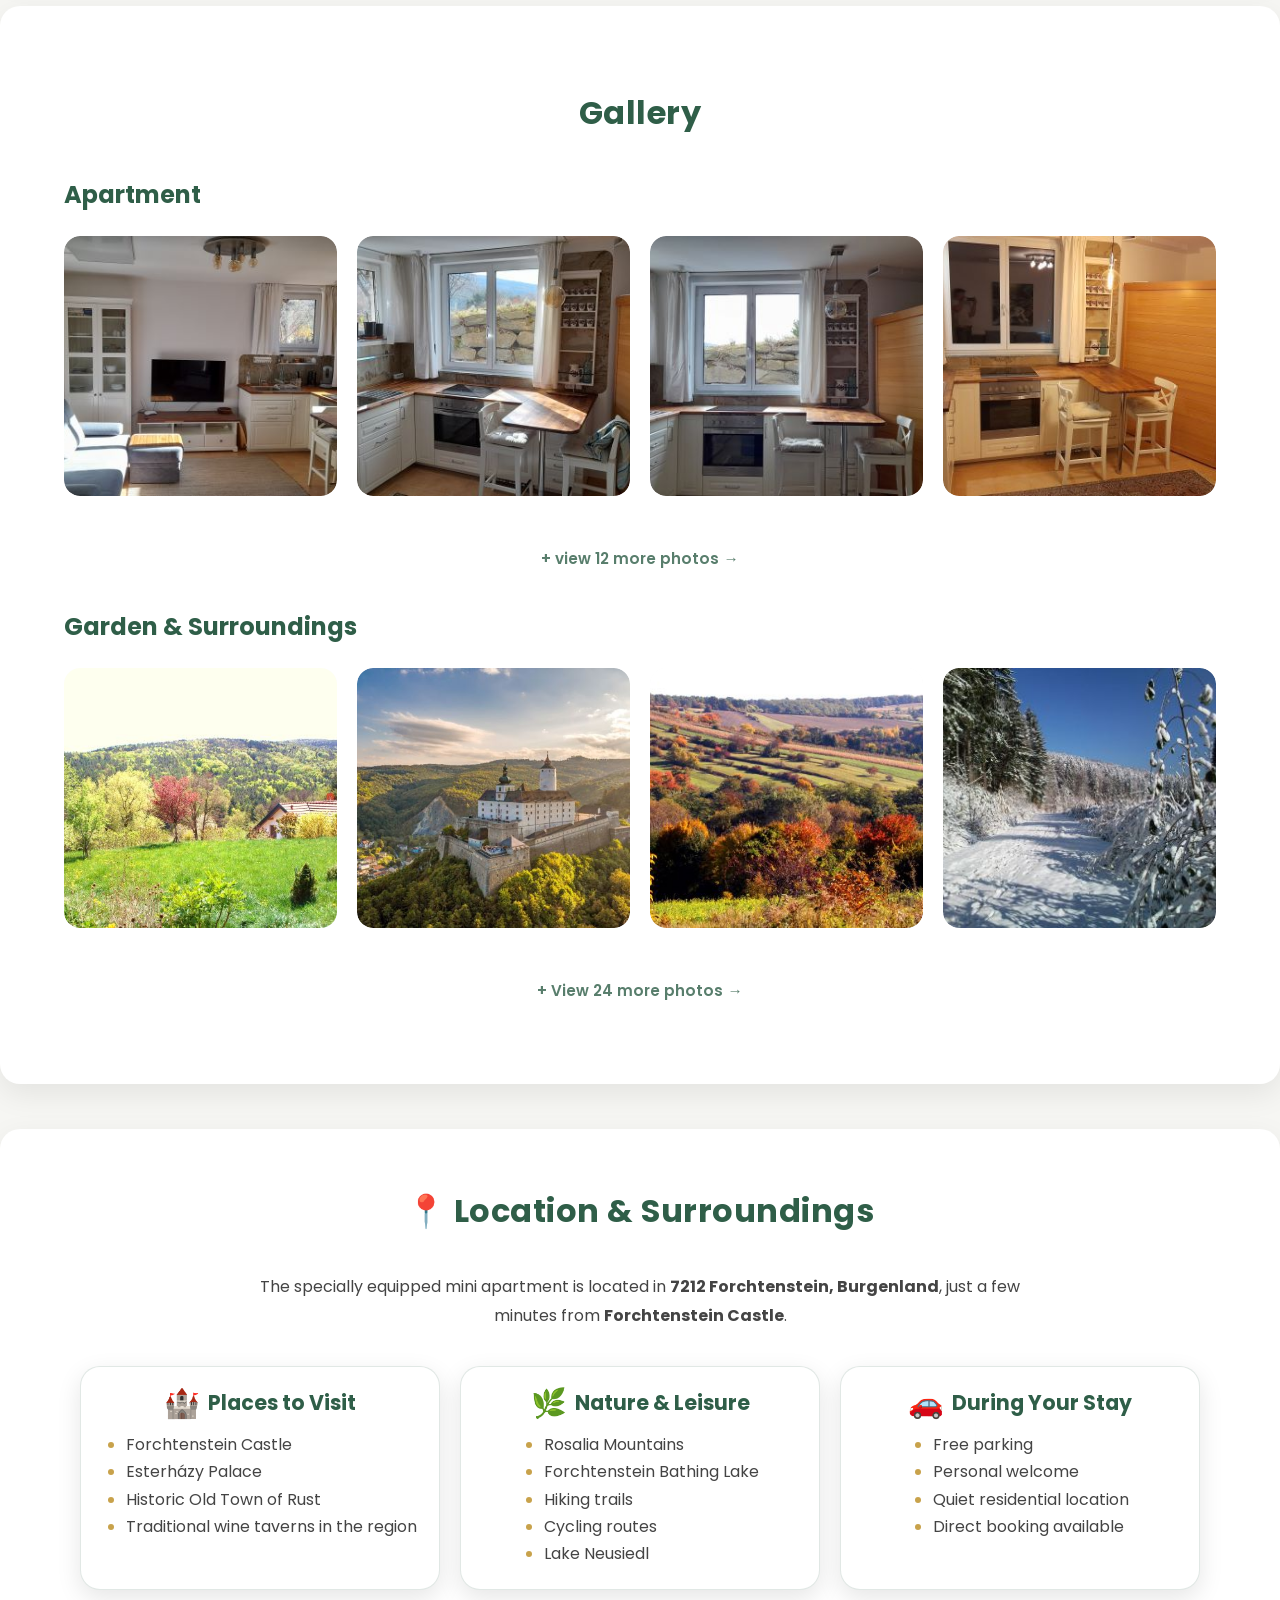
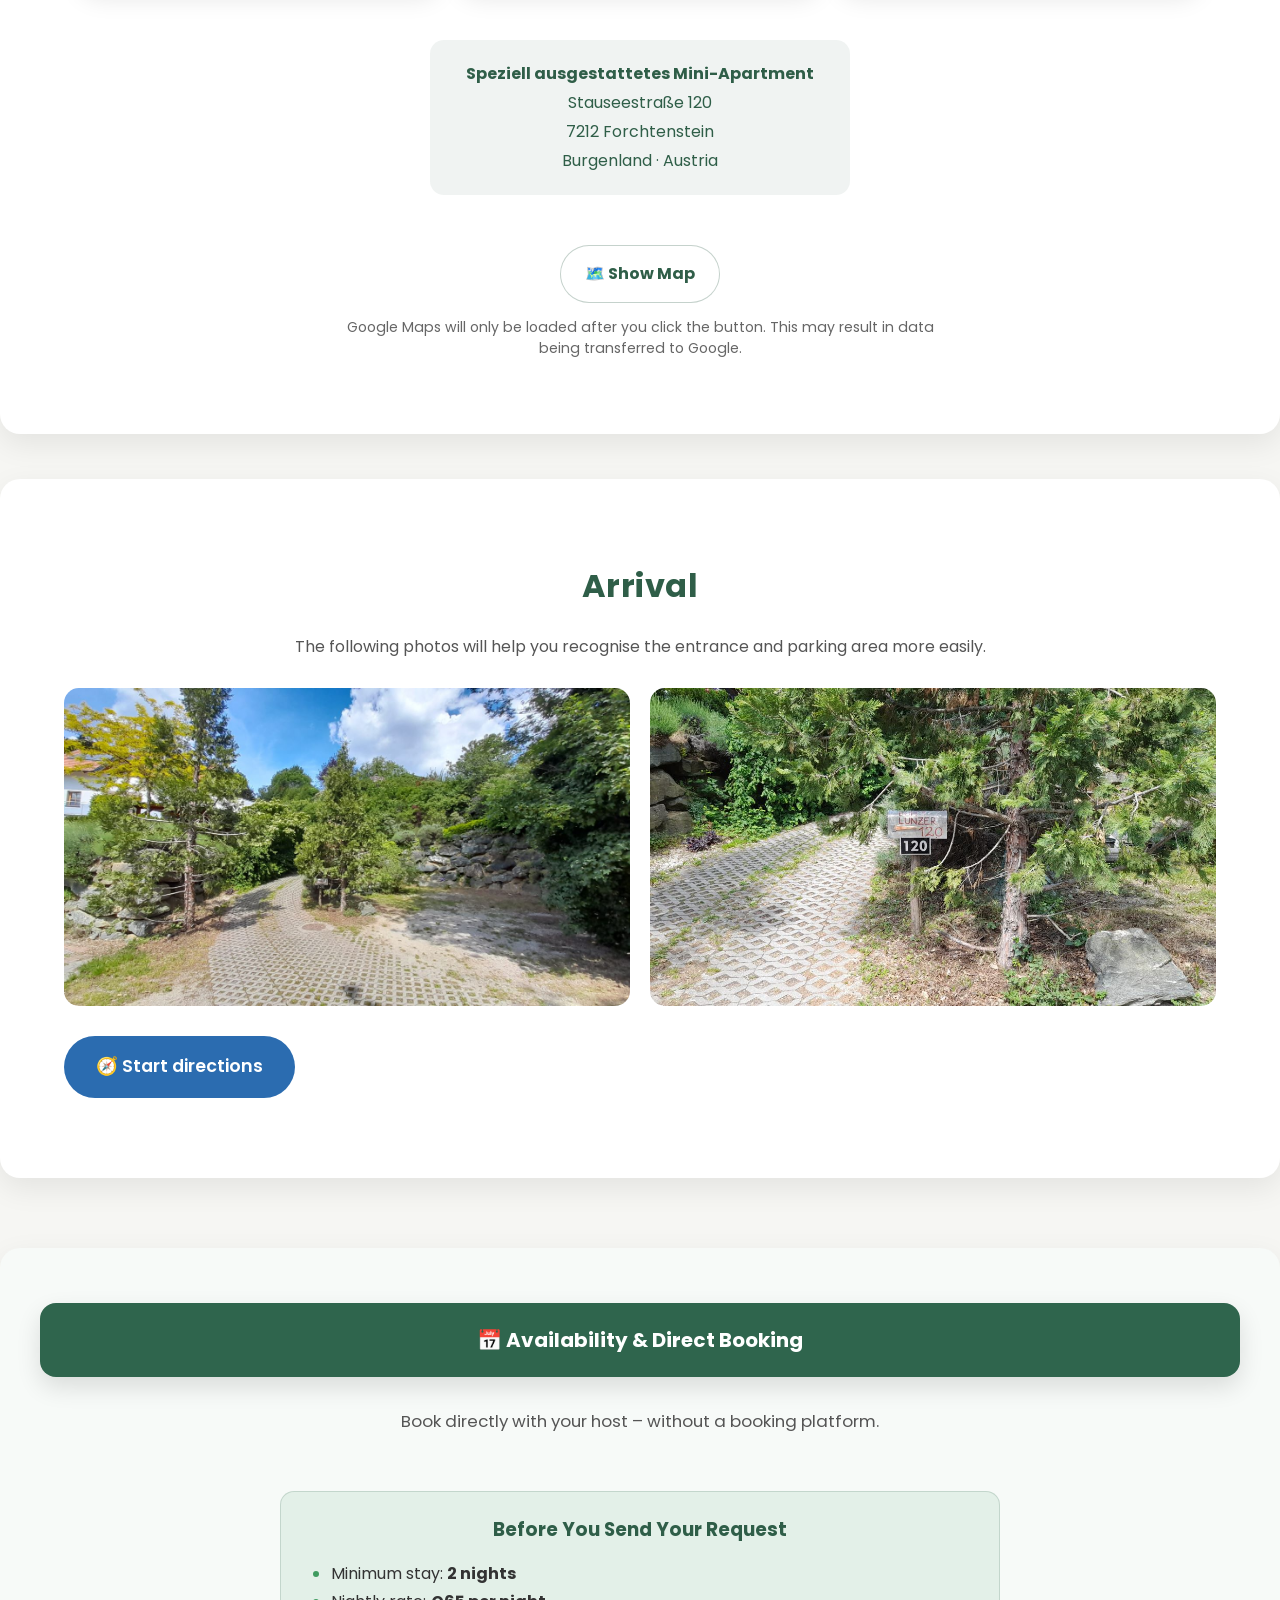
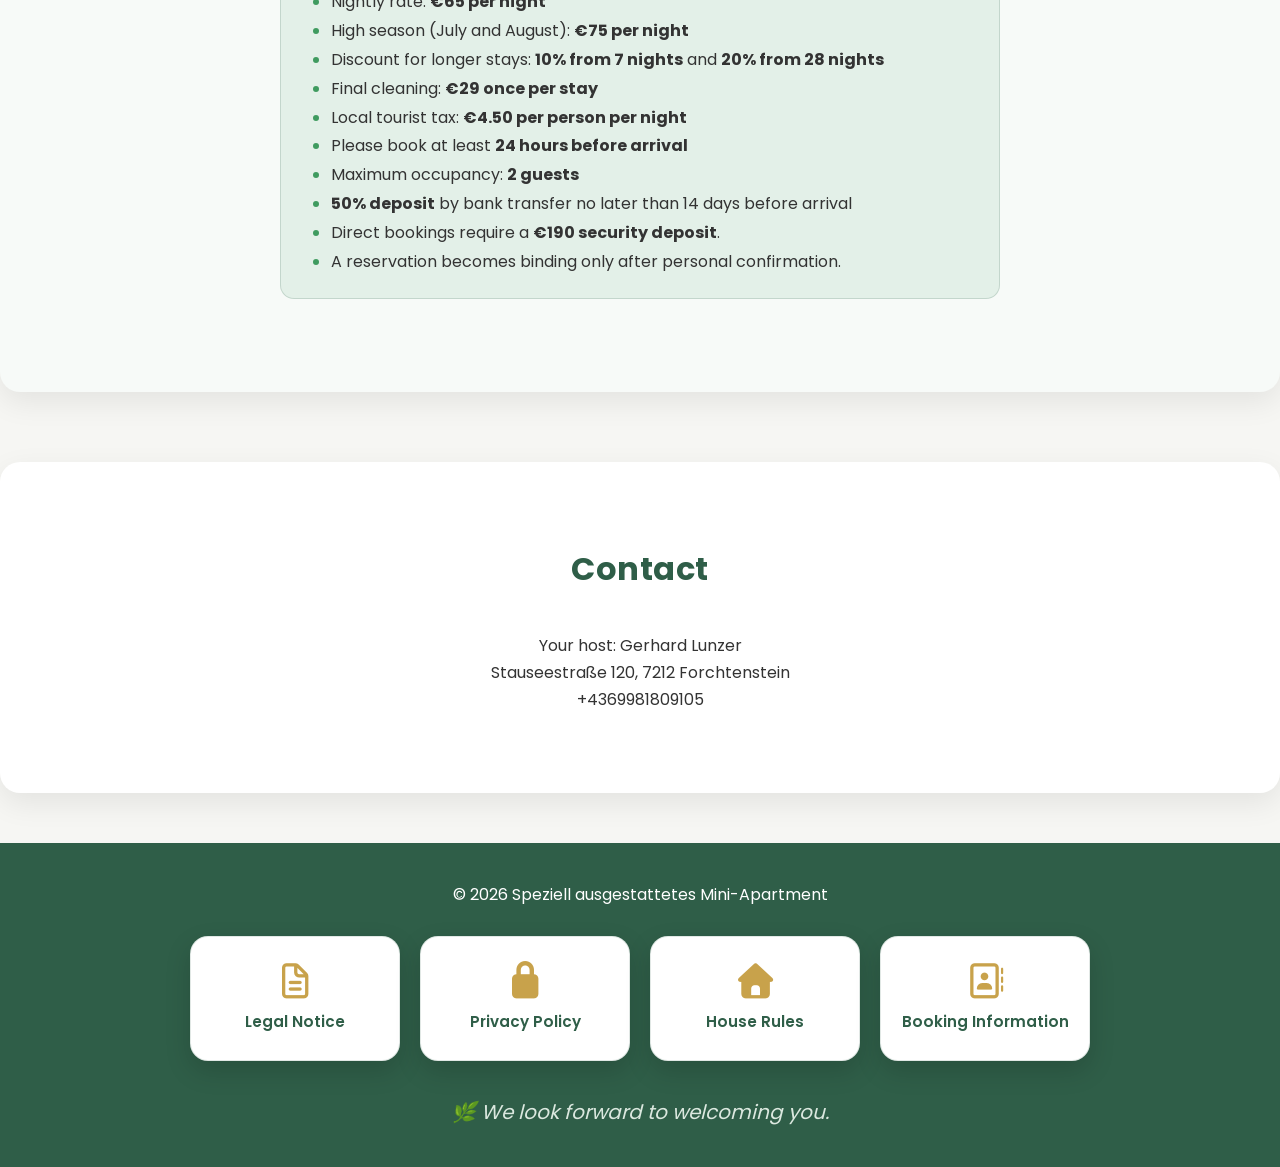
<file: index-en.html>
<!DOCTYPE html>
<html lang="en">
<head>
    <meta charset="UTF-8">
    <meta name="viewport" content="width=device-width, initial-scale=1.0">
    <meta name="google-site-verification" content="yqc-f6YUvMxnaO8xFfy51YlhvRvvJ4N-vw8yWpAxxQE" />
    <link rel="icon" type="image/png" href="favicon.png">

  <title>Mini Apartment in Forchtenstein | Wellness, Garden & Nature</title>

<meta property="og:title"
      content="Mini Apartment in Forchtenstein | Wellness, Garden & Nature">

<meta property="og:description"
      content="Quiet mini apartment in Forchtenstein for up to 2 guests, with infrared cabin, steam shower, large fenced private garden, free parking and Wi-Fi.">

<meta property="og:type" content="website">

<meta property="og:url"
      content="https://gerhardlunzer.github.io/Speziell-ausgestattetes-Mini-Apartment/index-en.html">

<meta property="og:image"
      content="https://gerhardlunzer.github.io/Speziell-ausgestattetes-Mini-Apartment/images/a01-ferienwohnung-forchtenstein-wohnzimmer-kueche.jpg">

<meta property="og:image:alt"
      content="Bright living area with kitchen in the mini apartment in Forchtenstein">

<meta property="og:locale" content="en_GB">

<meta name="twitter:card" content="summary_large_image">

<meta name="twitter:title"
      content="Mini Apartment in Forchtenstein | Wellness, Garden & Nature">

<meta name="twitter:description"
      content="Quiet mini apartment in Forchtenstein for up to 2 guests, with infrared cabin, steam shower and a large fenced private garden.">

<meta name="twitter:image"
      content="https://gerhardlunzer.github.io/Speziell-ausgestattetes-Mini-Apartment/images/a01-ferienwohnung-forchtenstein-wohnzimmer-kueche.jpg">

<meta name="description"
      content="Quiet mini apartment in Forchtenstein for 2 guests with infrared cabin, steam shower, large fenced private garden, free parking and Wi-Fi.">

<link rel="canonical"
      href="https://gerhardlunzer.github.io/Speziell-ausgestattetes-Mini-Apartment/index-en.html">

<link rel="alternate"
      hreflang="de-AT"
      href="https://gerhardlunzer.github.io/Speziell-ausgestattetes-Mini-Apartment/">

<link rel="alternate"
      hreflang="en"
      href="https://gerhardlunzer.github.io/Speziell-ausgestattetes-Mini-Apartment/index-en.html">

<link rel="alternate"
      hreflang="x-default"
      href="https://gerhardlunzer.github.io/Speziell-ausgestattetes-Mini-Apartment/">

<link rel="stylesheet" href="fontawesome/css/all.min.css">
<link rel="stylesheet" href="css/style.css">
<link rel="stylesheet" href="glightbox/css/glightbox.min.css">

<script type="application/ld+json">
{
  "@context": "https://schema.org",
  "@type": "LodgingBusiness",

  "name": "Speziell ausgestattetes Mini-Apartment",
  "alternateName": "Specially Equipped Mini Apartment",

  "url": "https://gerhardlunzer.github.io/Speziell-ausgestattetes-Mini-Apartment/index-en.html",

  "image": "https://gerhardlunzer.github.io/Speziell-ausgestattetes-Mini-Apartment/images/a01-ferienwohnung-forchtenstein-wohnzimmer-kueche.jpg",

  "description": "Quiet and specially equipped mini apartment in Forchtenstein for up to two guests. Features an infrared cabin, steam shower, free Wi-Fi, free parking and a fully fenced private garden of more than 2,000 m² for the exclusive use of guests and their dogs. Forchtenstein bathing lake and the hiking trails of the Rosalia Mountains are within easy walking distance.",

  "telephone": "+4369981809105",

  "priceRange": "€65–€75 per night",

  "address": {
    "@type": "PostalAddress",
    "streetAddress": "Stauseestraße 120",
    "postalCode": "7212",
    "addressLocality": "Forchtenstein",
    "addressRegion": "Burgenland",
    "addressCountry": "AT"
  },

  "petsAllowed": true,

  "containsPlace": {
    "@type": "Apartment",

    "occupancy": {
      "@type": "QuantitativeValue",
      "value": 2
    },

    "numberOfRooms": 1,

    "amenityFeature": [
      {
        "@type": "LocationFeatureSpecification",
        "name": "Free Wi-Fi",
        "value": true
      },
      {
        "@type": "LocationFeatureSpecification",
        "name": "Free parking",
        "value": true
      },
      {
        "@type": "LocationFeatureSpecification",
        "name": "Infrared cabin",
        "value": true
      },
      {
        "@type": "LocationFeatureSpecification",
        "name": "Steam shower",
        "value": true
      },
      {
        "@type": "LocationFeatureSpecification",
        "name": "More than 2,000 m² fully fenced private garden",
        "value": true
      }
    ]
  }
}
</script>

</head>
<body>

<div class="language-switch">
    <a href="index.html">DE</a>
    <span>|</span>
    <a href="index-en.html" class="active">EN</a>
</div>

<div class="bottom-bar">

    <a id="bottomPhone"
   href="#">
        <i class="fa-solid fa-phone"></i>
        <span>Call</span>
    </a>

    <a id="bottomWhatsapp"
   href="#" target="_blank">
        <i class="fa-brands fa-whatsapp"></i>
        <span>WhatsApp</span>
    </a>

    <a id="mapsButton"
   href="#" target="_blank">
        <i class="fa-solid fa-location-dot"></i>
        <span>Directions</span>
    </a>

</div>

<header class="hero">

    <div class="overlay">

        <h1 id="title"></h1>
        
        <p class="slogan">
           Wellness • Peace & Quiet • Nature
        </p>

        <div class="buttons">

            <a id="phoneButton"
   class="button phone"
   href="#">
               📞 Call now
            </a>

            <a id="whatsappButton"
   class="button whatsapp"
   href="#"
               target="_blank">
               💬 WhatsApp
            </a>

        </div>

    </div>

</header>

<section class="welcome fade">

    <div class="container">

        <h2>Welcome!</h2>

        <p>
            Enjoy a relaxing stay with us in Forchtenstein – a peaceful retreat surrounded by nature.
        </p>

        <div class="welcome-divider">

🌿 &nbsp; 🌿 &nbsp; 🌿

</div>

    </div>

</section>

  <section class="highlights fade">

    <div class="container">

        <div class="highlight-card">
            <i class="fa-solid fa-spa"></i>
            <h3>Wellness</h3>
            <p>Infrared cabin &amp; steam shower.</p>
        </div>

<div class="highlight-card">
    <i class="fa-solid fa-tree"></i>
    <h3>2,000m² Private Garden</h3>
    <p>exclusive &amp; fully fenced.</p>
</div>

<div class="highlight-card">

    <div class="landschaft-icon">
        <i class="fa-solid fa-mountain bg-hills"></i>
        <i class="fa-solid fa-water fg-lake"></i>
    </div>

    <h3>Bathing Lake &amp;<br>Rosalia Mountains</h3>
    <p>within walking distance.</p>

</div>

<div class="highlight-card">
    <i class="fa-solid fa-chess-rook"></i>
    <h3>Forchtenstein Castle</h3>
    <p>Historic castle &amp;<br>events.</p>
</div>

        

    </div>

</section>

<main>

<section class="wohnen fade">

    <div class="container">

        <h2>Mini Apartment in Forchtenstein</h2>

        <img src="images/wohnen.jpg"
             alt="Living area of the mini apartment in Forchtenstein">

        <p>

Located just above Forchtenstein bathing lake and close to
    Forchtenstein Castle, the apartment has its own parking space
    and a private entrance.
    The fully equipped kitchen includes all major appliances and
    a solid walnut worktop.
    The apartment also features a fresh-air ventilation system,
    an Atropa infrared cabin with deep-heat radiators available
    for a small additional charge, and a Tenne steam shower
    integrated into the living area.
    The bed is an Ada Trendline double sofa bed (160 cm) with
    an infrared panel.
    A large swivel TV, satellite TV, cable TV and Wi-Fi are provided.
    The little bathroom with toilet is separate.
    Guests also have exclusive use of a private fenced garden
    with beautiful seating areas.

        </p>

    </div>

</section>

<section class="galerie fade">

    <div class="container">

        <h2>Gallery</h2>

        <h3>Apartment</h3>

        <div id="apartmentGallery" class="gallery-grid"></div>

<p class="gallery-more">
    + view 12 more photos →
</p>

        <h3>Garden &amp; Surroundings</h3>

        <div id="outsideGallery" class="gallery-grid"></div>

        <p class="gallery-more">
    + View 24 more photos →
</p>

    </div>

</section>

<section class="location-section">

    <h2>📍 Location &amp; Surroundings</h2>

<p class="location-intro">
    The specially equipped mini apartment is located in
    <strong>7212 Forchtenstein, Burgenland</strong>,
    just a few minutes from
    <strong>Forchtenstein Castle</strong>.
    </p>

    <div class="location-grid">

        <div class="location-card">

            <h3>
    <span class="card-icon">🏰</span>
    <span class="card-title">Places to Visit</span>
</h3>

<ul>
    <li>Forchtenstein Castle</li>
    <li>Esterházy Palace</li>
    <li>Historic Old Town of Rust</li>
    <li>Traditional wine taverns in the region</li>
</ul>

        </div>

        <div class="location-card">

            <h3>
    <span class="card-icon">🌿</span>
    <span class="card-title">Nature &amp; Leisure</span>
</h3>

<ul>
    <li>Rosalia Mountains</li>
    <li>Forchtenstein Bathing Lake</li>
    <li>Hiking trails</li>
    <li>Cycling routes</li>
    <li>Lake Neusiedl</li>
</ul>

        </div>

        <div class="location-card">

            <h3>
    <span class="card-icon">🚗</span>
    <span class="card-title">During Your Stay</span>
</h3>

<ul>
    <li>Free parking</li>
    <li>Personal welcome</li>
    <li>Quiet residential location</li>
    <li>Direct booking available</li>
</ul>

        </div>

    </div>

        <div class="location-address">

        <strong>Speziell ausgestattetes Mini-Apartment</strong><br>

        Stauseestraße 120<br>

        7212 Forchtenstein<br>

        Burgenland · Austria

    </div>

<div class="map-section">

    <button
        type="button"
        id="showMapButton"
        class="map-toggle-button"
        aria-controls="googleMapContainer"
        aria-expanded="false"
    >
        🗺️ Show Map
    </button>

    <p class="map-privacy-note">
    Google Maps will only be loaded after you click the button.
    This may result in data being transferred to Google.
</p>

    <div
        id="googleMapContainer"
        class="google-map-container"
        hidden
    >

        <iframe
            id="googleMapFrame"
            title="Google Maps – location of the mini apartment in Forchtenstein"
            data-src="https://www.google.com/maps/embed?pb=!1m18!1m12!1m3!1d2684.7871043573946!2d16.350645876657236!3d47.70797067119919!2m3!1f0!2f0!3f0!3m2!1i1024!2i768!4f13.1!3m3!1m2!1s0x476c3208ec4cd83d%3A0x62d7e4065697e61f!2sStauseestra%C3%9Fe%20120%2C%207212%20Forchtenstein!5e0!3m2!1sde!2sat!4v1785612401849!5m2!1sde!2sat"
            loading="lazy"
            referrerpolicy="no-referrer-when-downgrade"
            allowfullscreen
        ></iframe>

    </div>

</div>
    
</section>

<section class="anreise fade">

    <div class="container">

        <h2>Arrival</h2>

        <p class="arrival-intro">
    The following photos will help you recognise the entrance
    and parking area more easily.
</p>

        <div class="anreise-bilder">

            <img src="images/anreise1.jpeg"
                 alt="Entrance to the mini apartment in Forchtenstein">

            <img src="images/anreise2.jpeg"
                 alt="House number sign at the mini apartment in Forchtenstein">

        </div>

        <a id="navigationButton"
   class="button navigation"
   href="#"
   target="_blank">

   🧭 Start directions

</a>

    </div>

</section>



<section id="verfuegbarkeit" class="home-booking-section">

    <button
        type="button"
        id="bookingToggleButton"
        class="booking-toggle-button"
        aria-controls="bookingDetails"
        aria-expanded="false"
    >
        📅 Availability & Direct Booking
    </button>

    <p class="direct-booking-slogan">
        Book directly with your host – without a booking platform.
    </p>

    <div class="booking-rules">

    <h3>Before You Send Your Request</h3>

    <ul>
        <li>
        Minimum stay:
        <strong>2 nights</strong>
    </li>

    <li>
        Nightly rate:
        <strong>€65 per night</strong>
    </li>

    <li>
        High season (July and August):
        <strong>€75 per night</strong>
    </li>

    <li>
        Discount for longer stays:
        <strong>10% from 7 nights</strong> and
        <strong>20% from 28 nights</strong>
    </li>

    <li>
        Final cleaning:
        <strong>€29 once per stay</strong>
    </li>

    <li>
        Local tourist tax:
        <strong>€4.50 per person per night</strong>
    </li>

    <li>
        Please book at least
        <strong>24 hours before arrival</strong>
    </li>

    <li>
        Maximum occupancy:
        <strong>2 guests</strong>
    </li>

    <li>
        <strong>50% deposit</strong>
        by bank transfer no later than 14 days before arrival
    </li>

        <li>
            Direct bookings require a
            <strong>€190 security deposit</strong>.
        </li>

    <li>
        A reservation becomes binding only after personal confirmation.
    </li>
    </ul>

</div>

    <div
        id="bookingDetails"
        class="booking-details"
        hidden
    >

        <section class="availability-section">

            <h2>Check Availability</h2>

            <p class="availability-intro">
                Check here whether your preferred dates are likely to be available.
            </p>

            <p class="minimum-stay">
                Minimum stay:
                <strong>2 nights</strong>
            </p>

            <div class="availability-legend">

                <span>
                    <span class="availability-dot available"></span>
                    Available
                </span>

                <span>
                    <span class="availability-dot occupied"></span>
                    Already booked
                </span>

            </div>

            <div id="booking-calendar">

                <p class="calendar-loading">
                    The availability calendar is being prepared …
                </p>

            </div>

            <p class="availability-note">
                Availability is regularly synchronized with the booking calendars.
    A reservation becomes binding only after personal confirmation.
            </p>

        </section>

        <section class="direct-request-section">

            <h2>Send a Direct Booking Request</h2>

            <p class="direct-request-intro">
                Select your preferred dates.
    We will automatically check your details and then prepare
    a WhatsApp booking request.
            </p>

            <form id="directBookingForm">

                <div class="booking-form-grid">

                    <label>
                        Arrival
                        <input
                            type="date"
                            id="arrivalDate"
                            name="arrival"
                            required
                        >
                    </label>

                    <label>
                        Departure
                        <input
                            type="date"
                            id="departureDate"
                            name="departure"
                            required
                        >
                    </label>

                    <label>
                        Guests
                        <select
                            id="guestCount"
                            name="guests"
                            required
                        >
                            <option value="">Please select</option>
                            <option value="1">1 guest</option>
                            <option value="2">2 guests</option>
                        </select>
                    </label>

                    <label>
                        Dogs
                        <select
                            id="dogCount"
                            name="dogs"
                        >
                            <option value="0">No dogs</option>
                            <option value="1">1 dog</option>
                            <option value="2">2 dogs</option>
                        </select>
                    </label>

                </div>

                <label class="booking-form-full">
                    Your name
                    <input
                        type="text"
                        id="guestName"
                        name="name"
                        autocomplete="name"
                        maxlength="80"
                        required
                    >
                </label>

                <label class="booking-form-full">
                    Message or special requests
                    <textarea
                        id="bookingMessage"
                        name="message"
                        rows="4"
                        maxlength="800"
                        placeholder="For example, questions about your stay or your dogs …"
                    ></textarea>
                </label>

                <div class="booking-consent">
                    <label class="booking-consent-label">
                        <input
                            type="checkbox"
                            id="bookingTermsAccepted"
                            name="termsAccepted"
                            required
                        >
                        <span>
                            I have read and accept the
                            <a href="hausordnung-en.html" target="_blank" rel="noopener">House Rules</a>
                            and
                            <a href="buchung-en.html" target="_blank" rel="noopener">Booking Information</a>.
                            In particular, I confirm that
                            <strong>smoking, e-cigarettes and vaporizers are not permitted inside the apartment</strong>
                            and that direct bookings require a
                            <strong>€190 security deposit</strong>.
                        </span>
                    </label>
                </div>
                <div
                    id="bookingFormMessage"
                    class="booking-form-message"
                    role="status"
                    aria-live="polite"
                ></div>

                <button
                    type="submit"
                    class="button whatsapp direct-request-button"
                >
                    <i class="fa-brands fa-whatsapp"></i>
                    Prepare direct request
                </button>

                <p class="direct-request-note">
                    This request is non-binding.
    A reservation becomes binding only after our personal confirmation
    and the agreed advance payment.
                </p>

            </form>

        </section>

    </div>

</section>

<section class="kontakt fade">

    <div class="container">

        <h2>Contact</h2>

<p id="nameText"></p>

        <p id="addressText"></p>

<p id="phoneText"></p>

    </div>

</section>

</main>

<footer>

<p>

© 2026 Speziell ausgestattetes Mini-Apartment

</p>

<div class="footer-links">

<a href="impressum.html">

<i class="fa-regular fa-file-lines"></i>

<span>Legal Notice</span>

</a>

<a href="datenschutz.html">

<i class="fa-solid fa-lock"></i>

<span>Privacy Policy</span>

</a>

<a href="hausordnung-en.html">

<i class="fa-solid fa-house"></i>

<span>House Rules</span>

</a>

<a href="buchung-en.html">

<i class="fa-regular fa-address-book"></i>

<span>Booking Information</span>

</a>

</div>

<p class="footer-message">

     🌿 <span>We look forward to welcoming you.</span>

    </p>

</footer>

<script src="glightbox/js/glightbox.min.js"></script>
<script src="js/script.js"></script>

<script src="js/google-map.js"></script>

<script src="js/booking-calendar.js"></script>

<script src="js/direct-booking.js"></script>

<script src="js/booking-toggle.js"></script>

</body>
</html>
</file>
<file: css/style.css>
@font-face {
    font-family: 'Poppins';
    src: url('../fonts/Poppins-Light.ttf') format('truetype');
    font-weight: 300;
    font-style: normal;
    font-display: swap;
}

@font-face {
    font-family: 'Poppins';
    src: url('../fonts/Poppins-Regular.ttf') format('truetype');
    font-weight: 400;
    font-style: normal;
    font-display: swap;
}

@font-face {
    font-family: 'Poppins';
    src: url('../fonts/Poppins-Medium.ttf') format('truetype');
    font-weight: 500;
    font-style: normal;
    font-display: swap;
}

@font-face {
    font-family: 'Poppins';
    src: url('../fonts/Poppins-SemiBold.ttf') format('truetype');
    font-weight: 600;
    font-style: normal;
    font-display: swap;
}

@font-face {
    font-family: 'Poppins';
    src: url('../fonts/Poppins-Bold.ttf') format('truetype');
    font-weight: 700;
    font-style: normal;
    font-display: swap;
}

*{
    margin:0;
    padding:0;
    box-sizing:border-box;
}

html{
    scroll-behavior:smooth;
}

body{
    font-family:'Poppins',sans-serif;
    color:#333;
    background:#f6f6f3;
    line-height:1.7;
}

/* ---------------- HERO ---------------- */

.hero{
    overflow:hidden;

position:relative;

    min-height:100vh;

    background:
        linear-gradient(rgba(0,0,0,.25),rgba(0,0,0,.25)),
        url("../images/landschaft.jpg");

    background-size:cover;
    background-position:center;
    background-repeat:no-repeat;

    display:flex;
    justify-content:center;
    align-items:center;
    text-align:center;
    color:white;
}

.overlay{

    width:min(900px,90%);
    padding:50px;

    background: none;

    backdrop-filter:none;

    border-radius:20px;

}

.hero h1{

    font-size:clamp(2.3rem,5vw,4rem);

    margin-bottom:20px;

    text-shadow:0 3px 12px rgba(0,0,0,.45);

letter-spacing:.5px;

}

.slogan{

    font-size:clamp(1.4rem,3vw,2.6rem);

    font-weight:600;

    letter-spacing:4px;

    text-transform:uppercase;

    margin:25px 0 45px;

    color:#ffffff;

    text-shadow:
        0 2px 8px rgba(0,0,0,.45);

}

.buttons{

    display:flex;

    justify-content:center;

    gap:20px;

    flex-wrap:wrap;

}

.button{

    text-decoration:none;

    color:white;

    padding:16px 32px;

    border-radius:50px;

    font-size:1.1rem;

    font-weight:600;

    transition:.3s;

}

.phone{

    background:#2f8f5b;

}

.whatsapp{

    background:#27ae60;

}

.navigation{

    background:#2b6cb0;

    display:inline-block;

    margin-top:30px;

}

.button:hover{

    transform:translateY(-3px);

    box-shadow:0 12px 24px rgba(0,0,0,.18);

}

/* ---------------- Allgemein ---------------- */

.container{

    width:min(1200px,90%);

    margin:auto;

    padding:80px 0;

    overflow:hidden;

}

section{

    background:white;

    margin:35px auto;

    border-radius:20px;

    box-shadow:0 10px 30px rgba(0,0,0,.08);

}

h2{

    text-align:center;

    font-size:2rem;

    margin-bottom:35px;

    color:#2f5e48;

    letter-spacing:.5px;

}

.wohnen img{

    display:block;

    width:100%;

    max-width:100%;

    height:auto;

    border-radius:15px;

    margin:0 auto 30px;

}

.wohnen p{

    font-size:1.3rem;

    line-height:1,8;

color:#444;

}

/* -------- Anreise -------- */

.anreise-bilder{

    display:grid;

    grid-template-columns:repeat(auto-fit,minmax(280px,1fr));

    gap:20px;

}

.anreise-bilder img{

    width:100%;

    border-radius:15px;

}

/* -------- Kontakt -------- */

.kontakt{

    text-align:center;

}


/* ---------- Handy ---------- */

@media(max-width:700px){

.hero{

    min-height:85vh;

}

.overlay{

    padding:30px;

}

.hero h1{

    font-size:2.2rem;

}

.slogan{

    font-size:2rem;

}

.buttons{

    flex-direction:column;

}

.button{

    width:100%;

}

.container{

    width:92%;

}

}
.gallery-grid{

    gap:18px;

display:grid;

grid-template-columns:repeat(auto-fit,minmax(220px,1fr));

gap:20px;

margin-bottom:50px;

}

.gallery-grid img{

    width:100%;
height:260px;
    object-fit:cover;
    display:block;

    border-radius:16px;

    transition:
        transform .35s ease,
        box-shadow .35s ease,
        filter .35s ease;

    box-shadow:0 8px 20px rgba(0,0,0,.12);

}

.gallery-grid a{

    display:block;

    overflow:hidden;

    border-radius:16px;

}

.gallery-grid a:hover img{

    transform:scale(1.04);

    filter:brightness(1.04);

    box-shadow:0 16px 35px rgba(0,0,0,.22);

}

.gallery-grid img:hover{

transform:scale(1.03);

box-shadow:0 15px 30px rgba(0,0,0,.2);

}

.galerie h3{

margin:35px 0 20px;

color:#2f5e48;

font-size:1.5rem;

}
/* ---------- Kontaktleiste ---------- */

.bottom-bar{

    position:fixed;

    bottom:0;

    left:0;

    width:100%;

    background:rgba(47,94,72,.95);

    backdrop-filter:blur(8px);

    display:flex;

    justify-content:space-around;

    align-items:center;

    padding:12px 0;

    z-index:9999;

    box-shadow:0 -4px 20px rgba(0,0,0,.25);

}

.bottom-bar a{

    color:white;

    text-decoration:none;

    display:flex;

    flex-direction:column;

    align-items:center;

    gap:6px;

    font-size:.9rem;

}

.bottom-bar i{

    font-size:1.4rem;

}

body{

    padding-bottom:90px;

}
@media (min-width: 901px){
    .bottom-bar{
        display:none;
    }

    body{
        padding-bottom:0;
    }
}


/* =====================================================
   KALENDER
===================================================== */

.calendar-section{
    margin:80px 0;
}

.calendar-toggle{
    background:#2f5e48;
    color:#fff;
    padding:18px 24px;
    border-radius:16px;
    cursor:pointer;
    font-size:1.2rem;
    font-weight:600;
    text-align:center;
    transition:all .3s ease;
    box-shadow:0 10px 25px rgba(0,0,0,.15);
    user-select:none;
}

.calendar-toggle:hover{
    background:#3d765b;
    transform:translateY(-2px);
}

.calendar-wrapper{
    overflow:hidden;
    max-height:0;
    opacity:0;
    transition:
        max-height .6s ease,
        opacity .35s ease;
}

.calendar-wrapper.open{
    max-height:1200px;
    opacity:1;
}

#calendar{
    margin-top:20px;
    background:#fff;
    border-radius:18px;
    padding:20px;
    box-shadow:0 12px 30px rgba(0,0,0,.12);
}

/* -------- FullCalendar -------- */

.fc{
    font-family:"Poppins", sans-serif;
}

.fc-theme-standard td,
.fc-theme-standard th,
.fc-theme-standard .fc-scrollgrid{
    border-color:#e7e7e7;
}

.fc .fc-toolbar-title{
    color:#2f5e48;
    font-size:1.5rem;
    font-weight:600;
}

.fc .fc-button{
    background:#2f5e48;
    border:none;
    border-radius:10px;
    transition:.25s;
}

.fc .fc-button:hover{
    background:#3d765b;
}

.fc .fc-button:focus{
    box-shadow:none;
}

.fc .fc-daygrid-day-number{
    color:#444;
    text-decoration:none;
}

.fc .fc-col-header-cell{
    background:#f6f8f6;
    font-weight:600;
}

.fc .fc-day-today{
    background:#eef6ef !important;
}

.fc .fc-daygrid-day:hover{
    background:#fafafa;
}

.fc table{
    border-radius:14px;
    overflow:hidden;
}

@media (max-width:768px){

    .fc .fc-toolbar{
        flex-direction:column;
        gap:12px;
    }

    .fc .fc-toolbar-title{
        font-size:1.2rem;
    }

}

/* ---------- Hero Animation ---------- */

.hero{
    animation:none;
}

/* ---------- Fade In ---------- */

.fade{

    opacity:0;

    transform:translateY(40px);

    transition:all .8s ease;

}

.fade.show{

    opacity:1;

    transform:translateY(0);

}



.gallery-more{

    text-align:center;

    margin-top:18px;

    color:#2f5e48;

    font-weight:600;

    font-size:0.95rem;

    opacity:.8;

}

/* =====================================================
   INFORMATIONSEITEN
   ===================================================== */

.page-header{
    background:#2f5e48;
    color:#fff;
    text-align:center;
    padding:60px 20px;
}

.page-header h1{
    font-size:2.4rem;
}

.info-page{
    background:#fff;
    border-radius:20px;
    box-shadow:0 10px 30px rgba(0,0,0,.08);
    padding:60px;
    margin-top:-40px;
    margin-bottom:60px;
}

.info-page h2{
    text-align:left;
    margin-top:40px;
}

.info-page p{
    margin-top:15px;
    line-height:1.8;
}

.info-page ul{
    margin:20px 0 20px 30px;
}

.info-page li{
    margin-bottom:12px;
}

.info-page .button{
    display:inline-block;
    margin-top:40px;
}

.info-page .footer-links{
    display:flex;
    justify-content:center;
    flex-wrap:wrap;
    gap:45px;
    margin-top:60px;
}

.info-page .footer-links a{
    display:flex;
    flex-direction:column;
    align-items:center;
    gap:10px;
    color:#2f5e48;
    text-decoration:none;
    font-size:.95rem;
    font-weight:500;
    transition:.25s;
}

.info-page .footer-links a i{
    font-size:2.2rem;
}

.info-page .footer-links a:hover{
    color:#3d765b;
    transform:translateY(-4px);
}

@media(max-width:700px){
    .info-page{
        padding:35px 25px;
    }

    .page-header h1{
        font-size:2rem;
    }
}

/* ---------- Highlights ---------- */

.highlights{

    padding:70px 0;

    background:#f8faf8;

}

.highlights .container{

    display:grid;

    grid-template-columns:repeat(auto-fit,minmax(220px,1fr));

    gap:28px;

}

.highlight-card{

    background:white;

    border-radius:18px;

    padding:35px 25px;

    text-align:center;

    box-shadow:0 12px 35px rgba(47,94,72,.10);

    transition:.3s;

}

.highlight-card:hover{

    transform:translateY(-5px) scale(1.02);

    box-shadow:0 18px 35px rgba(0,0,0,.12);

}

.highlight-card i{
    font-size:3rem;
    color:#c8a24b;
    margin-bottom:12px;
}

.highlight-card h3{

    color:#2f5e48;

    margin-bottom:12px;

}

.highlight-card p{

    color:#666;

    line-height:1.6;

    font-size:1.15rem;

}

/* ---------- Highlight-Animation ---------- */

.highlight-card{

    opacity:0;

    transform:translateY(40px);

    animation:cardFade .8s ease forwards;

}

.highlight-card:nth-child(1){

    animation-delay:.2s;

}

.highlight-card:nth-child(2){

    animation-delay:.4s;

}

.highlight-card:nth-child(3){

    animation-delay:.6s;

}

.highlight-card:nth-child(4){

    animation-delay:.8s;

}

@keyframes cardFade{

    to{

        opacity:1;

        transform:translateY(0);

    }

}

/* ---------- Begrüßung ---------- */

.welcome{

    background:#ffffff;

    padding:55px 0 25px;

    text-align:center;

}

.welcome h2{

    color:#2f5e48;

    font-size:2rem;

    margin-bottom:18px;

}

.welcome p{

    max-width:760px;

    margin:auto;

    font-size:1.2rem;

    line-height:1.8;

    color:#555;

}

.footer-message{

    text-align:center;

    font-size:1.25rem;

    font-style:italic;

    color:#8ca596;

    margin-top:35px;

    opacity:1;

}

.welcome-divider{

    max-width:760px;

    margin:auto;

    margin-bottom:40px;

    font-size:1.2rem;

    line-height:1.8;

    color:#555;

}
/* Badesee & Rosaliengebirge – Berg + See */

.landschaft-icon{
    position:relative;
    display:block;

    width:70px;
    height:55px;

    /* Symbol etwas tiefer, Text näher heran */
    margin:6px auto 12px;
}

.landschaft-icon i{
    position:absolute;

    margin:0 !important;

    line-height:1;

    color:#c8a24b;
}

/* Berg */

.landschaft-icon .bg-hills{
    top:0;
    left:50%;

    transform:translateX(-50%);

    font-size:2.4rem;
}

/* See */

.landschaft-icon .fg-lake{
    left:50%;
    bottom:0;

    transform:translateX(-50%);

    font-size:1.7rem;
}

/* Gesamten Inhalt der Badesee-Karte etwas nach oben verschieben */

.landschaft-icon{
    transform:translateY(-10px);
}

.landschaft-icon + h3,
.landschaft-icon + h3 + p{
    position:relative;

    top:-13px;
}
.landschaft-icon + h3 + p{
    margin-top:8px;
}
.landschaft-icon + h3{
    line-height:1.15;
}

/* Verfügbarkeitsbereich */

.availability-section{

    margin:0 0 45px;

    padding:28px 24px;

    border:1px solid rgba(194,155,67,.35);

    border-radius:14px;

    background:rgba(255,255,255,.05);

    text-align:center;

}

.availability-section h2{

    margin-top:0;

}

.availability-intro{

    margin:0 auto 20px;

    max-width:650px;

}

.availability-legend{

    display:flex;

    justify-content:center;

    flex-wrap:wrap;

    gap:25px;

    margin:20px 0;

}

.availability-legend span{

    display:flex;

    align-items:center;

    gap:8px;

}

.availability-dot{

    display:inline-block;

    width:13px;

    height:13px;

    border-radius:50%;

}

.availability-dot.available{

    background:#3f9b5f;

}

.availability-dot.occupied{

    background:#c94a4a;

}

#booking-calendar{

    min-height:180px;

    margin:25px auto;

    padding:25px;

    border:1px solid rgba(194,155,67,.25);

    border-radius:10px;

}

.calendar-loading{

    margin:0;

    opacity:.8;

}

.availability-note{

    max-width:720px;

    margin:25px auto 0;

    padding:15px 18px;

    border-radius:8px;

    background:rgba(194,155,67,.10);

    font-size:.95rem;

    line-height:1.6;

}

/* ==================================================
   VERFÜGBARKEITSKALENDER
   ================================================== */

.current-status{

    display:flex;
    justify-content:center;
    align-items:center;

    gap:10px;

    max-width:620px;

    margin:0 auto 28px;
    padding:14px 18px;

    border-radius:12px;

    font-weight:600;

}

.current-status.available{

    color:#27633f;
    background:rgba(63,155,95,.13);

}

.current-status.occupied{

    color:#8d3030;
    background:rgba(201,74,74,.13);

}

.current-status-dot{

    width:13px;
    height:13px;

    border-radius:50%;

    flex:0 0 auto;

}

.current-status.available .current-status-dot{

    background:#3f9b5f;

}

.current-status.occupied .current-status-dot{

    background:#c94a4a;

}


/* Monatsübersicht */

.calendar-months{

    display:grid;

    grid-template-columns:
        repeat(auto-fit,minmax(260px,1fr));

    gap:24px;

    width:100%;

}

.calendar-month{

    padding:20px;

    border:1px solid rgba(47,94,72,.14);

    border-radius:16px;

    background:#fff;

    box-shadow:
        0 8px 24px rgba(0,0,0,.06);

}

.calendar-month h3{

    margin:0 0 18px;

    color:#2f5e48;

    font-size:1.2rem;

    text-align:center;

}


/* Wochentage und Kalendertage */

.calendar-weekdays,
.calendar-days{

    display:grid;

    grid-template-columns:
        repeat(7,minmax(0,1fr));

    gap:7px;

}

.calendar-weekdays{

    margin-bottom:9px;

}

.calendar-weekdays span{

    text-align:center;

    color:#777;

    font-size:.78rem;

    font-weight:600;

}

.calendar-day{

    display:flex;

    justify-content:center;
    align-items:center;

    width:34px;
    height:34px;

    margin:auto;

    border-radius:50%;

    font-size:.88rem;

    font-weight:600;

    transition:
        transform .2s,
        box-shadow .2s;

}

.calendar-day.free{

    color:#245d3b;
    background:rgba(63,155,95,.18);

    border:1px solid rgba(63,155,95,.38);

}

.calendar-day.booked{

    color:#8b2d2d;
    background:rgba(201,74,74,.18);

    border:1px solid rgba(201,74,74,.40);

}

.calendar-day.past{

    color:#aaa;
    background:#f1f1f1;

    border:1px solid #e5e5e5;

}

.calendar-day.free:hover,
.calendar-day.booked:hover{

    transform:translateY(-2px);

    box-shadow:
        0 5px 12px rgba(0,0,0,.12);

}

.calendar-day.today{

    outline:3px solid #c8a24b;
    outline-offset:2px;

}

.calendar-day-empty{

    visibility:hidden;

}


/* Aktualisierung und Fehlermeldung */

.calendar-updated{

    margin:24px 0 0;

    color:#777;

    font-size:.84rem;

    text-align:center;

}

.calendar-error{

    max-width:650px;

    margin:auto;
    padding:24px;

    border:1px solid rgba(201,74,74,.35);

    border-radius:12px;

    color:#8b2d2d;
    background:rgba(201,74,74,.08);

    text-align:center;

}

.calendar-error p{

    margin:10px 0 0;

}


/* Kalender auf kleinen Bildschirmen */

@media(max-width:700px){

    .calendar-months{

        grid-template-columns:1fr;

    }

    .calendar-month{

        padding:18px 12px;

    }

    .calendar-day{

        width:33px;
        height:33px;

    }

}

.minimum-stay,
.advance-booking{
    margin:10px 0 18px;
    color:#2f5e48;
    font-weight:500;
}

/* ==================================================
   DIREKTBUCHUNGSANFRAGE
   ================================================== */

.direct-request-section{

    margin:45px 0;

    padding:30px 26px;

    border:1px solid rgba(47,94,72,.18);

    border-radius:18px;

    background:#fff;

    box-shadow:
        0 10px 28px rgba(0,0,0,.06);

}

.direct-request-section h2{

    margin-top:0;

}

.direct-request-intro{

    max-width:720px;

    margin:0 auto 26px;

    text-align:center;

}

.booking-form-grid{

    display:grid;

    grid-template-columns:
        repeat(2,minmax(0,1fr));

    gap:20px;

}

.direct-request-section label{

    display:flex;

    flex-direction:column;

    gap:8px;

    color:#2f5e48;

    font-weight:600;

}

.direct-request-section input,
.direct-request-section select,
.direct-request-section textarea{

    width:100%;

    padding:13px 14px;

    border:1px solid #ccd8d1;

    border-radius:10px;

    background:#fff;

    color:#333;

    font:inherit;

    box-sizing:border-box;

}

.direct-request-section input:focus,
.direct-request-section select:focus,
.direct-request-section textarea:focus{

    outline:3px solid rgba(47,143,91,.16);

    border-color:#2f8f5b;

}

.booking-form-full{

    margin-top:20px;

}

.booking-consent{

    margin:24px 0 20px;

    padding:18px 20px;

    background:#f4f8f5;

    border:1px solid rgba(47,94,72,.25);

    border-radius:14px;

}

.booking-consent-label{

    display:flex;

    flex-direction:row !important;

    align-items:flex-start;

    gap:12px;

    cursor:pointer;

    line-height:1.6;

    color:#333 !important;

    font-weight:400 !important;

}

.booking-consent-label input[type="checkbox"]{

    flex:0 0 auto;

    width:20px;

    height:20px;

    margin:3px 0 0;

    accent-color:#2f5e48;

}

.booking-consent-label a{

    color:#2f5e48;

    font-weight:600;

    text-decoration:underline;

}

.booking-consent-label input[type="checkbox"]:focus-visible{

    outline:3px solid rgba(47,143,91,.22);

    outline-offset:2px;

}

.booking-form-message{

    display:none;

    margin:22px 0;

    padding:14px 16px;

    border-radius:10px;

    line-height:1.5;

}

.booking-form-message.error{

    display:block;

    color:#8b2d2d;

    border:1px solid rgba(201,74,74,.35);

    background:rgba(201,74,74,.10);

}

.booking-form-message.success{

    display:block;

    color:#245d3b;

    border:1px solid rgba(63,155,95,.35);

    background:rgba(63,155,95,.12);

}

.direct-request-button{

    display:flex;

    justify-content:center;

    align-items:center;

    gap:10px;

    margin:25px auto 0;

    border:0;

    cursor:pointer;

}

.direct-request-button:disabled{

    opacity:.55;

    cursor:not-allowed;

}

.direct-request-note{

    max-width:720px;

    margin:22px auto 0;

    color:#666;

    font-size:.9rem;

    line-height:1.6;

    text-align:center;

}

@media(max-width:700px){

    .booking-form-grid{

        grid-template-columns:1fr;

    }

    .direct-request-section{

        padding:24px 16px;

    }

}

/* ==================================================
   LAGE & UMGEBUNG
   ================================================== */

.location-section{

    margin:45px auto;

    padding:55px 35px;

    border-radius:20px;

    background:#fff;

    box-shadow:
        0 10px 30px rgba(0,0,0,.08);

}

.location-section h2{

    margin-top:0;

}

.location-intro{

    max-width:820px;

    margin:0 auto 35px;

    line-height:1.8;

    text-align:center;

    color:#444;

}

.location-grid{

    display:grid;

    grid-template-columns:
        repeat(auto-fit, minmax(280px, 360px));

    justify-content:center;

    gap:20px;

}

.location-card{

    display:flex;

    flex-direction:column;

    align-items:center;

    padding:22px;

    border:1px solid rgba(47,94,72,.14);

    border-radius:20px;

    background:#fff;

    box-shadow:
        0 8px 24px rgba(0,0,0,.10);

}

.location-card h3{

    display:flex;

    align-items:center;

    gap:8px;

    width:fit-content;

    margin:0 0 14px;

    color:#2f5e48;

    font-size:1.28rem;

    font-weight:700;

}

.card-icon{

    font-size:1.4em;

    line-height:1;

}

.card-title{

    line-height:1.2;

}

.location-card ul{

    display:inline-block;

    margin:0;

    padding-left:22px;

    text-align:left;

    line-height:1.7;

    color:#444;

}

.location-card li::marker{

    color:#c8a24b;

}

.route-button{

    margin:38px 0 50px;

    text-align:center;

}

.route-button .button{

    display:inline-block;

    background:#2b6cb0;

}

.location-address{

    max-width:420px;

    margin:50px auto;

    padding:20px 24px;

    border-radius:14px;

    background:rgba(47,94,72,.07);

    line-height:1.8;

    text-align:center;

    color:#2f5e48;

}


/* Handy und kleinere Bildschirme */

@media(max-width:850px){

    .location-grid{

        grid-template-columns:1fr;

    }

}

@media(max-width:700px){

    .location-section{

        padding:40px 18px;

    }

    .location-card{

        padding:24px 20px;

    }

    .route-button .button{

        width:100%;

        box-sizing:border-box;

    }

}

/* ==================================================
   GOOGLE MAPS
   ================================================== */

.map-section{

    margin-top:42px;

    text-align:center;

}

.map-toggle-button{

    padding:14px 24px;

    border:1px solid rgba(47,94,72,.28);

    border-radius:999px;

    background:#fff;

    color:#2f5e48;

    font:inherit;

    font-weight:700;

    cursor:pointer;

    transition:
        transform .2s,
        box-shadow .2s,
        background .2s;

}

.map-toggle-button:hover{

    transform:translateY(-2px);

    background:#f5f9f6;

    box-shadow:
        0 7px 18px rgba(0,0,0,.10);

}

.map-privacy-note{

    margin:14px auto 20px;

    max-width:620px;

    color:#666;

    font-size:.88rem;

    line-height:1.5;

}

.google-map-container{

    max-width:950px;

    margin:25px auto 0;

    overflow:hidden;

    border-radius:18px;

    box-shadow:
        0 10px 28px rgba(0,0,0,.10);

}

.google-map-container iframe{

    display:block;

    width:100%;

    height:430px;

    border:0;

}

@media(max-width:700px){

    .google-map-container iframe{

        height:340px;

    }

}

.arrival-intro{

    max-width:720px;

    margin:-14px auto 28px;

    color:#555;

    line-height:1.6;

    text-align:center;

}

/* ==================================================
   VERFÜGBARKEIT & DIREKTBUCHUNG AUF DER STARTSEITE
   ================================================== */

.home-booking-section{

    margin:70px auto;

    padding:55px 24px;

    background:#f7faf8;

    text-align:center;

}

.home-booking-section > h2{

    margin:0 0 12px;

    color:#2f5e48;

}

.direct-booking-slogan{

    margin:0 auto 55px;

    color:#555;

    font-size:1.05rem;

}

.booking-rules{

    max-width:720px;

    margin:0 auto 38px;

    padding:22px 26px;

    border:1px solid rgba(47,94,72,.18);

    border-radius:14px;

    background:rgba(63,155,95,.10);

    text-align:left;

}

.booking-rules h3{

    margin:0 0 14px;

    color:#2f5e48;

    text-align:center;

}

.booking-rules ul{

    margin:0;

    padding-left:24px;

    line-height:1.8;

}

.booking-rules li::marker{

    color:#3f9b5f;

}

@media(max-width:700px){

    .home-booking-section{

        padding:42px 14px;

    }

    .booking-rules{

        padding:20px;

    }

}

/* Aufklappbarer Buchungsbereich */
.booking-toggle-button{

    display:block;

    width:min(1200px,100%);

    margin:0 auto 30px;

    padding:20px 24px;

    border:0;

    border-radius:16px;

    background:#2f654d;

    color:#fff;

    font:inherit;

    font-size:1.25rem;

    font-weight:700;

    cursor:pointer;

    box-shadow:
        0 10px 25px rgba(0,0,0,.12);

    transition:
        transform .2s,
        box-shadow .2s,
        background .2s;

}

.booking-details{

    margin-top:35px;

}

.booking-details[hidden]{

    display:none !important;

}

.booking-toggle-button:hover{

    transform:translateY(-2px);

    background:#285b45;

    box-shadow:
        0 14px 30px rgba(0,0,0,.15);

}

/* ==================================================
   FOOTER UND FOOTER-KARTEN
   ================================================== */

footer{
    background:#2f5e48;
    color:#fff;
    text-align:center;
    padding:38px 24px;
    margin-top:50px;
}

footer > p:first-child{
    margin:0 0 28px;
}

footer .footer-links{
    display:grid;
    grid-template-columns:
    repeat(auto-fit, minmax(150px, 210px));
    justify-content:center;
    gap:20px;
    max-width:920px;
    margin:0 auto 34px;
}

footer .footer-links a{
    display:flex;
    flex-direction:column;
    justify-content:center;
    align-items:center;
    gap:10px;
    min-height:125px;
    padding:20px 16px;
    border:1px solid rgba(47,94,72,.14);
    border-radius:18px;
    background:#fff;
    color:#2f5e48;
    text-decoration:none;
    font-size:.95rem;
    font-weight:600;
    box-shadow:0 10px 26px rgba(0,0,0,.15);
    transition:
        transform .2s,
        background .2s,
        box-shadow .2s;
}

footer .footer-links a i{
    color:#c8a24b;
    font-size:2.2rem;
}

footer .footer-links a:hover{
    color:#2f5e48;
    background:#f7faf8;
    transform:translateY(-4px);
    box-shadow:0 14px 30px rgba(0,0,0,.2);
}

footer .footer-links a:hover i{
    color:#2f5e48;
}

footer .footer-message{
    margin:0;
    color:#dbe8df;
}

@media(max-width:800px){
    footer .footer-links{
        grid-template-columns:repeat(2, minmax(135px, 210px));
    }
}

@media(max-width:480px){
    footer .footer-links{
        grid-template-columns:1fr;
        max-width:280px;
    }
}

.language-switch {
    position: fixed;
    top: 18px;
    right: 20px;

    z-index: 10000;

    display: flex;
    align-items: center;
    gap: 8px;

    padding: 8px 12px;

    background: rgba(255,255,255,0.92);
    border-radius: 20px;

    box-shadow: 0 4px 14px rgba(0,0,0,0.12);

    font-size: 0.9rem;
    font-weight: 600;
}

.language-switch a {
    color: #2f5e48;
    text-decoration: none;
}

.language-switch a:hover {
    text-decoration: underline;
}

.language-switch a.active {
    font-weight: 700;
    text-decoration: underline;
}

.language-switch span {
    color: #999;
}
@media(max-width:700px) {

    .language-switch {
        top: 10px;
        right: 10px;
        padding: 6px 10px;
        font-size: 0.82rem;
    }

}
</file>
<file: admin/style.css>
/* ==========================================
   Administration
========================================== */

*{
    margin:0;
    padding:0;
    box-sizing:border-box;
}

body{

    font-family:"Poppins",sans-serif;

    background:#f5f7f4;

    color:#333;

    min-height:100vh;

    display:flex;

    justify-content:center;

    align-items:center;

    padding:40px;

}

.container{

    width:100%;

    max-width:900px;

}

h1{

    text-align:center;

    color:#2f5e48;

    font-size:2.4rem;

    margin-bottom:10px;

}

.subtitle{

    text-align:center;

    color:#666;

    margin-bottom:50px;

    font-size:1.1rem;

}

.cards{

    display:grid;

    grid-template-columns:repeat(auto-fit,minmax(220px,1fr));

    gap:25px;

}

.cards button{

    background:white;

    border:none;

    border-radius:20px;

    padding:40px 20px;

    font-size:1.15rem;

    cursor:pointer;

    transition:.3s;

    box-shadow:0 10px 25px rgba(0,0,0,.10);

    color:#2f5e48;

    font-weight:600;

    line-height:1.6;

}

.cards button:hover{

    transform:translateY(-6px);

    box-shadow:0 18px 35px rgba(0,0,0,.16);

    background:#f8fbf8;

}

.info{

    margin-top:50px;

    text-align:center;

    color:#777;

    font-size:.95rem;

}

@media(max-width:700px){

    h1{

        font-size:2rem;

    }

    .cards{

        grid-template-columns:1fr;

    }

}

.status-box{

    margin-top:50px;

    background:white;

    border-radius:20px;

    padding:30px;

    box-shadow:0 10px 25px rgba(0,0,0,.10);

}

.status-box h2{

    color:#2f5e48;

    margin-bottom:20px;

}

.status-box p{

    margin:10px 0;

    font-size:1.05rem;

}
</file>
